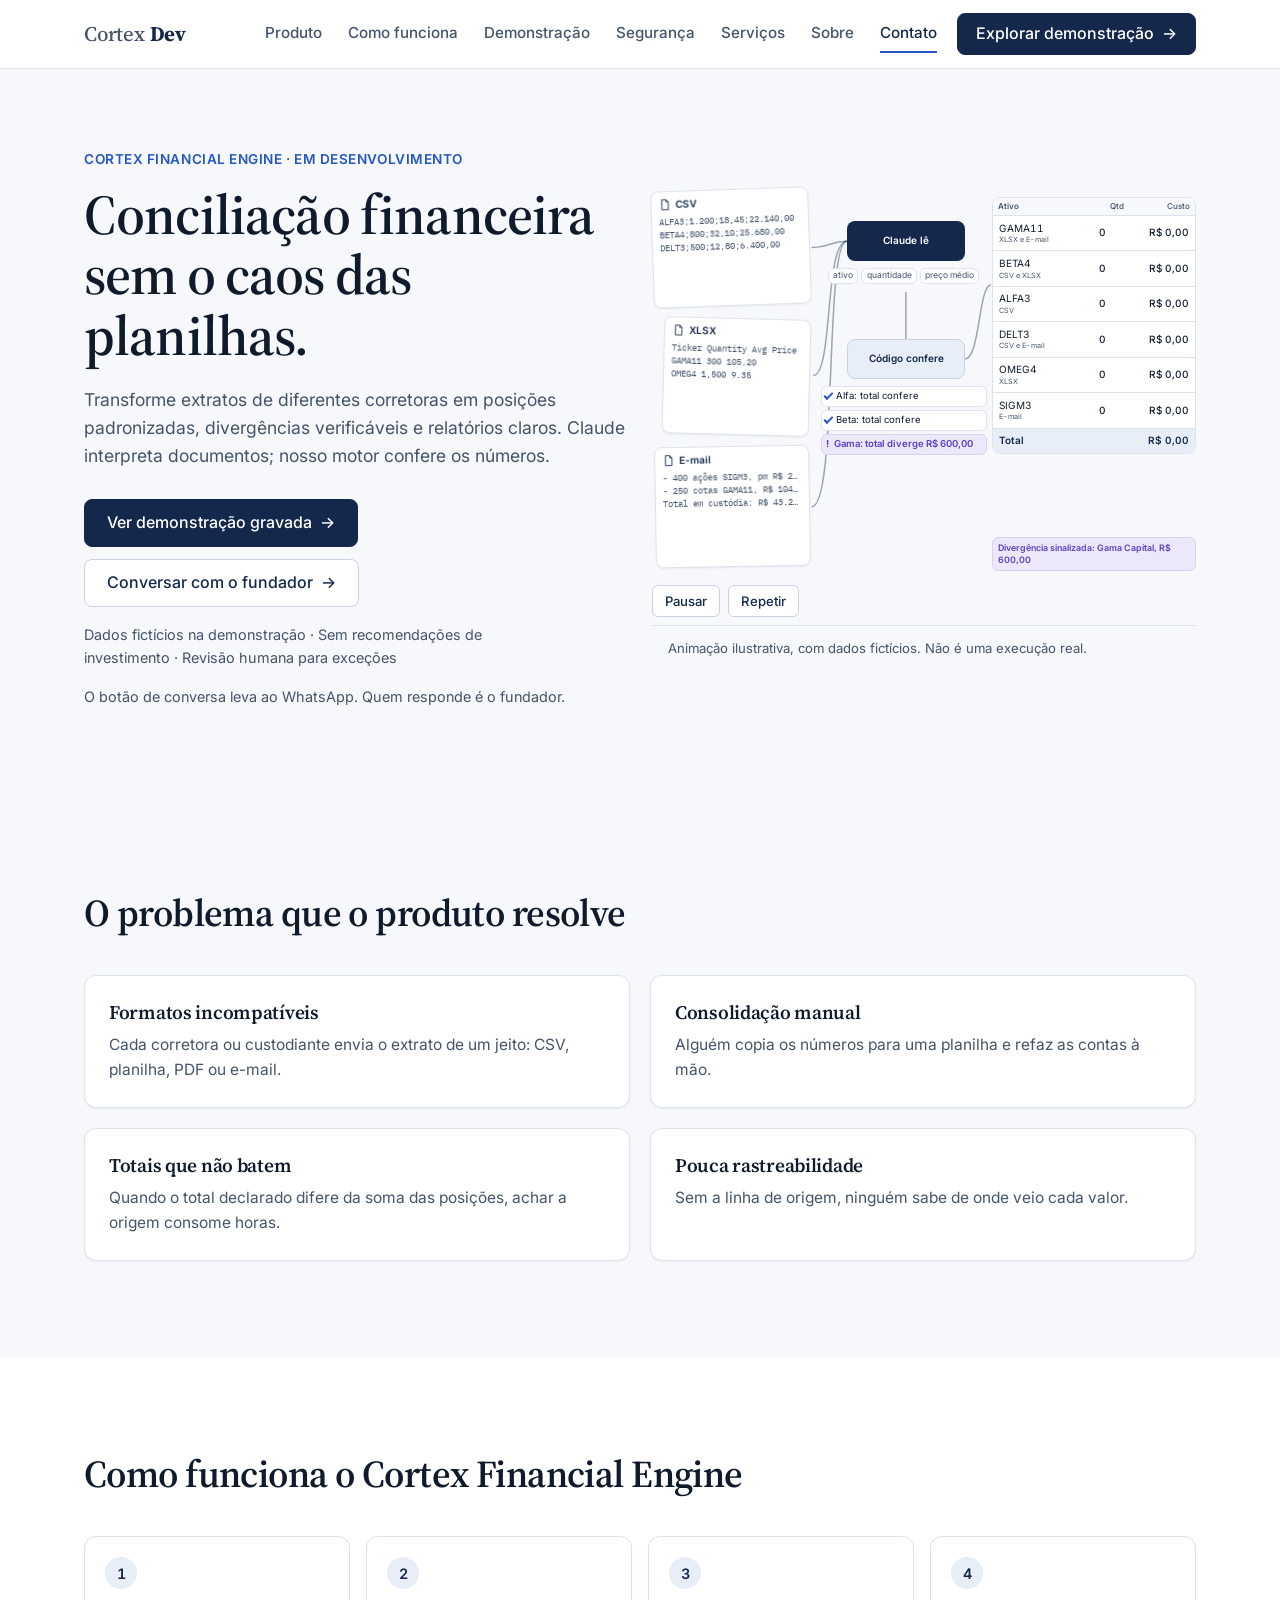
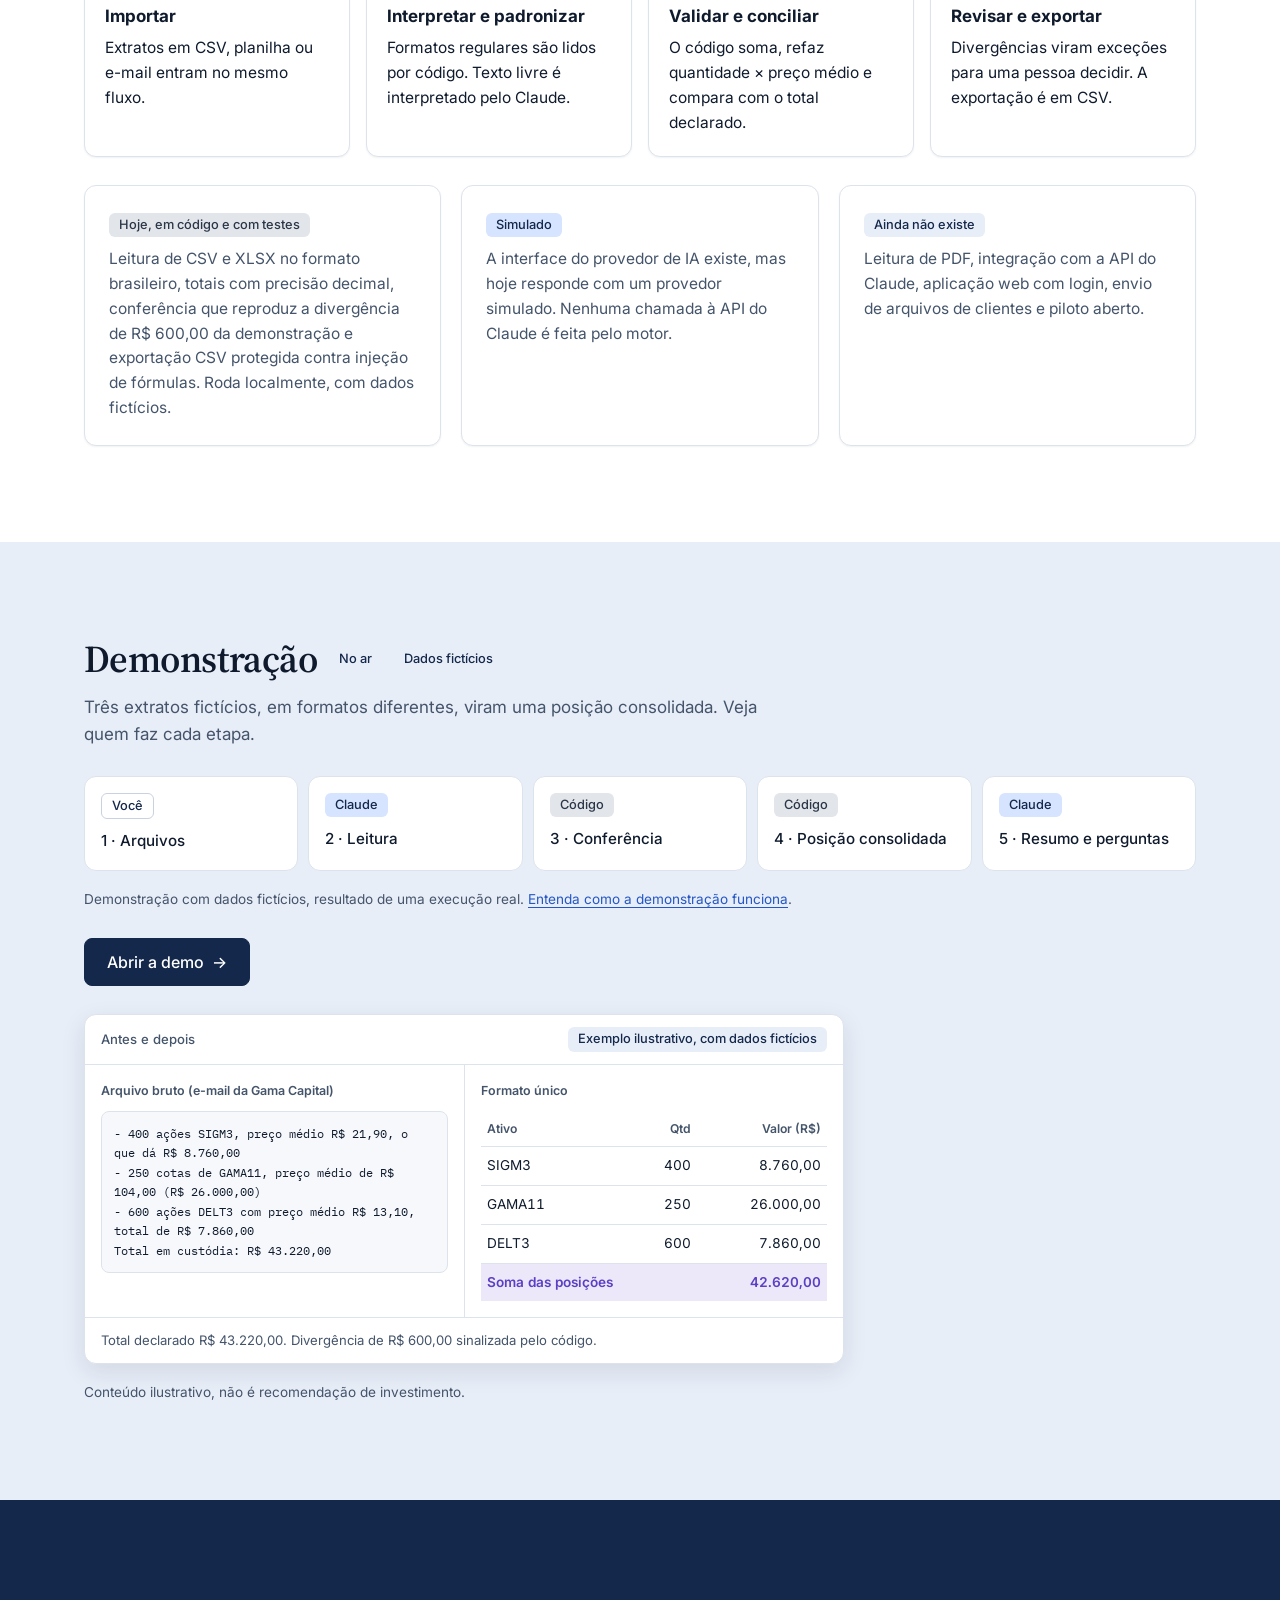
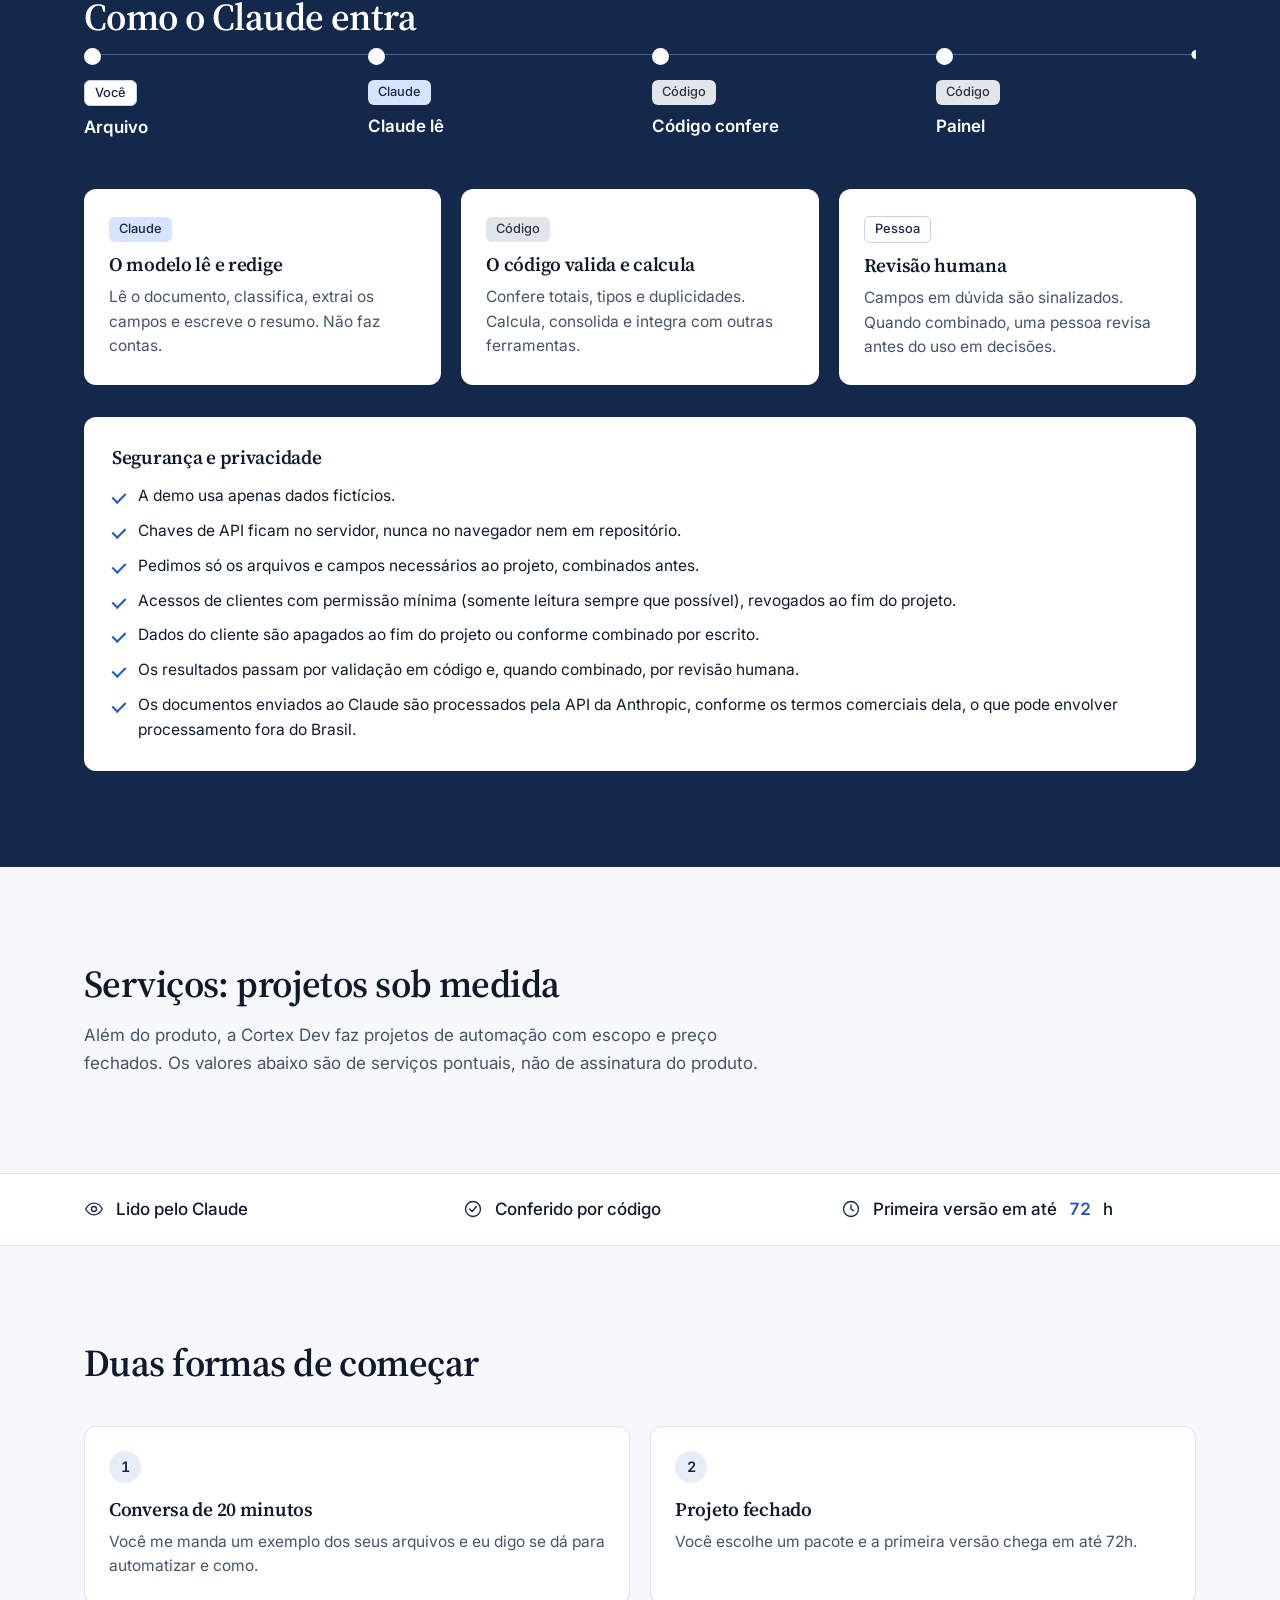
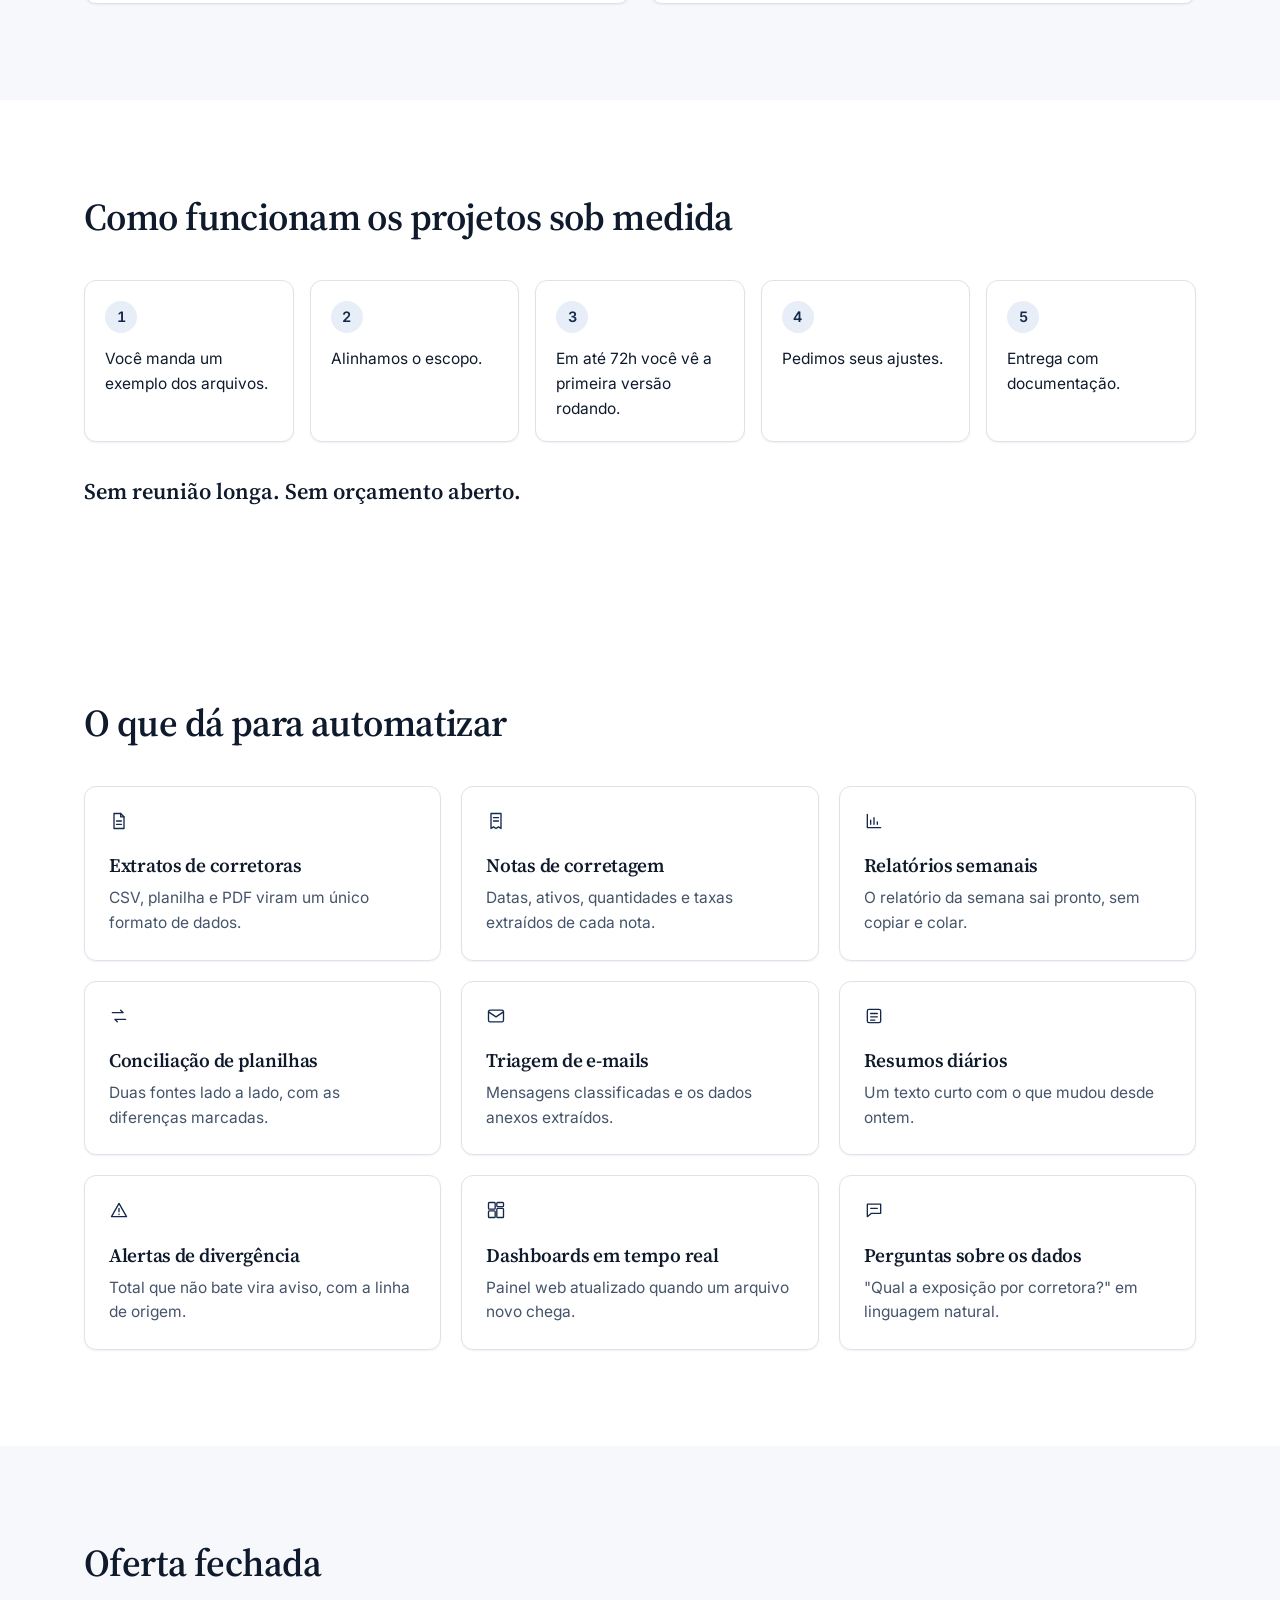
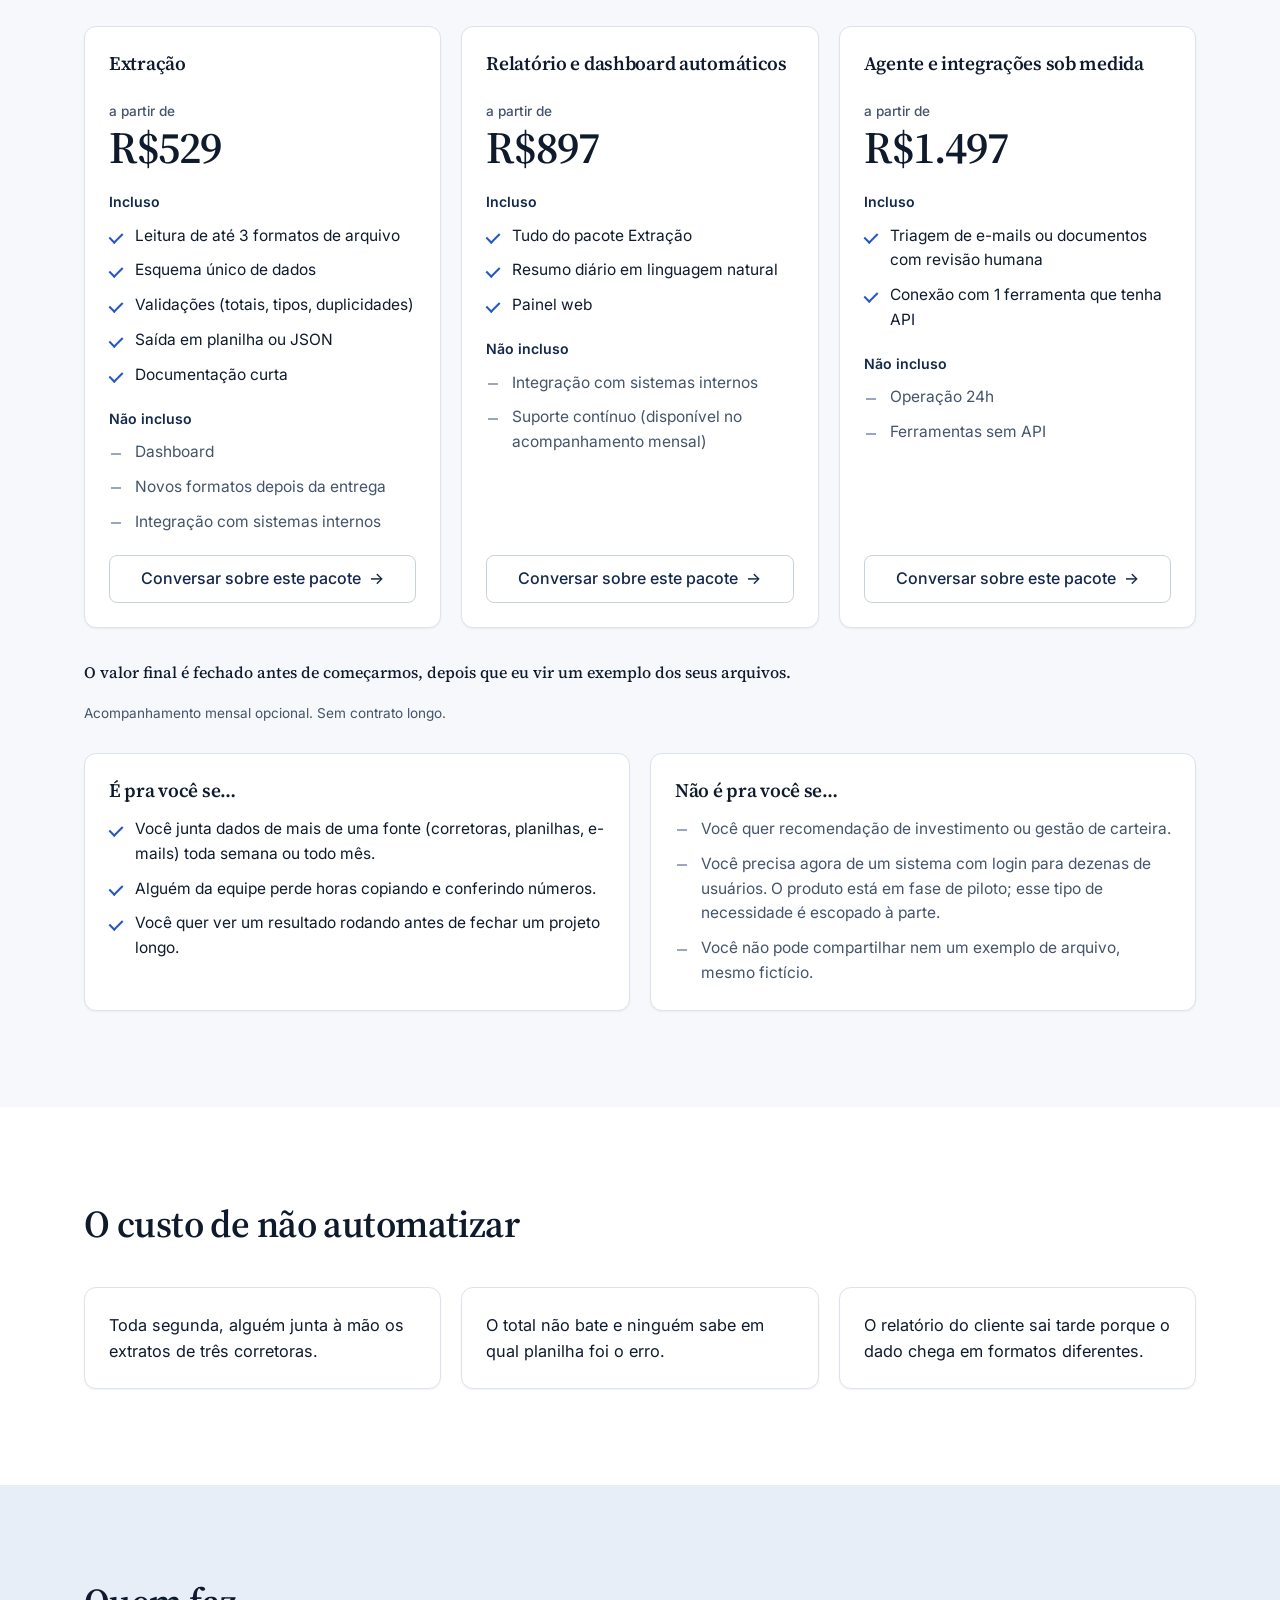
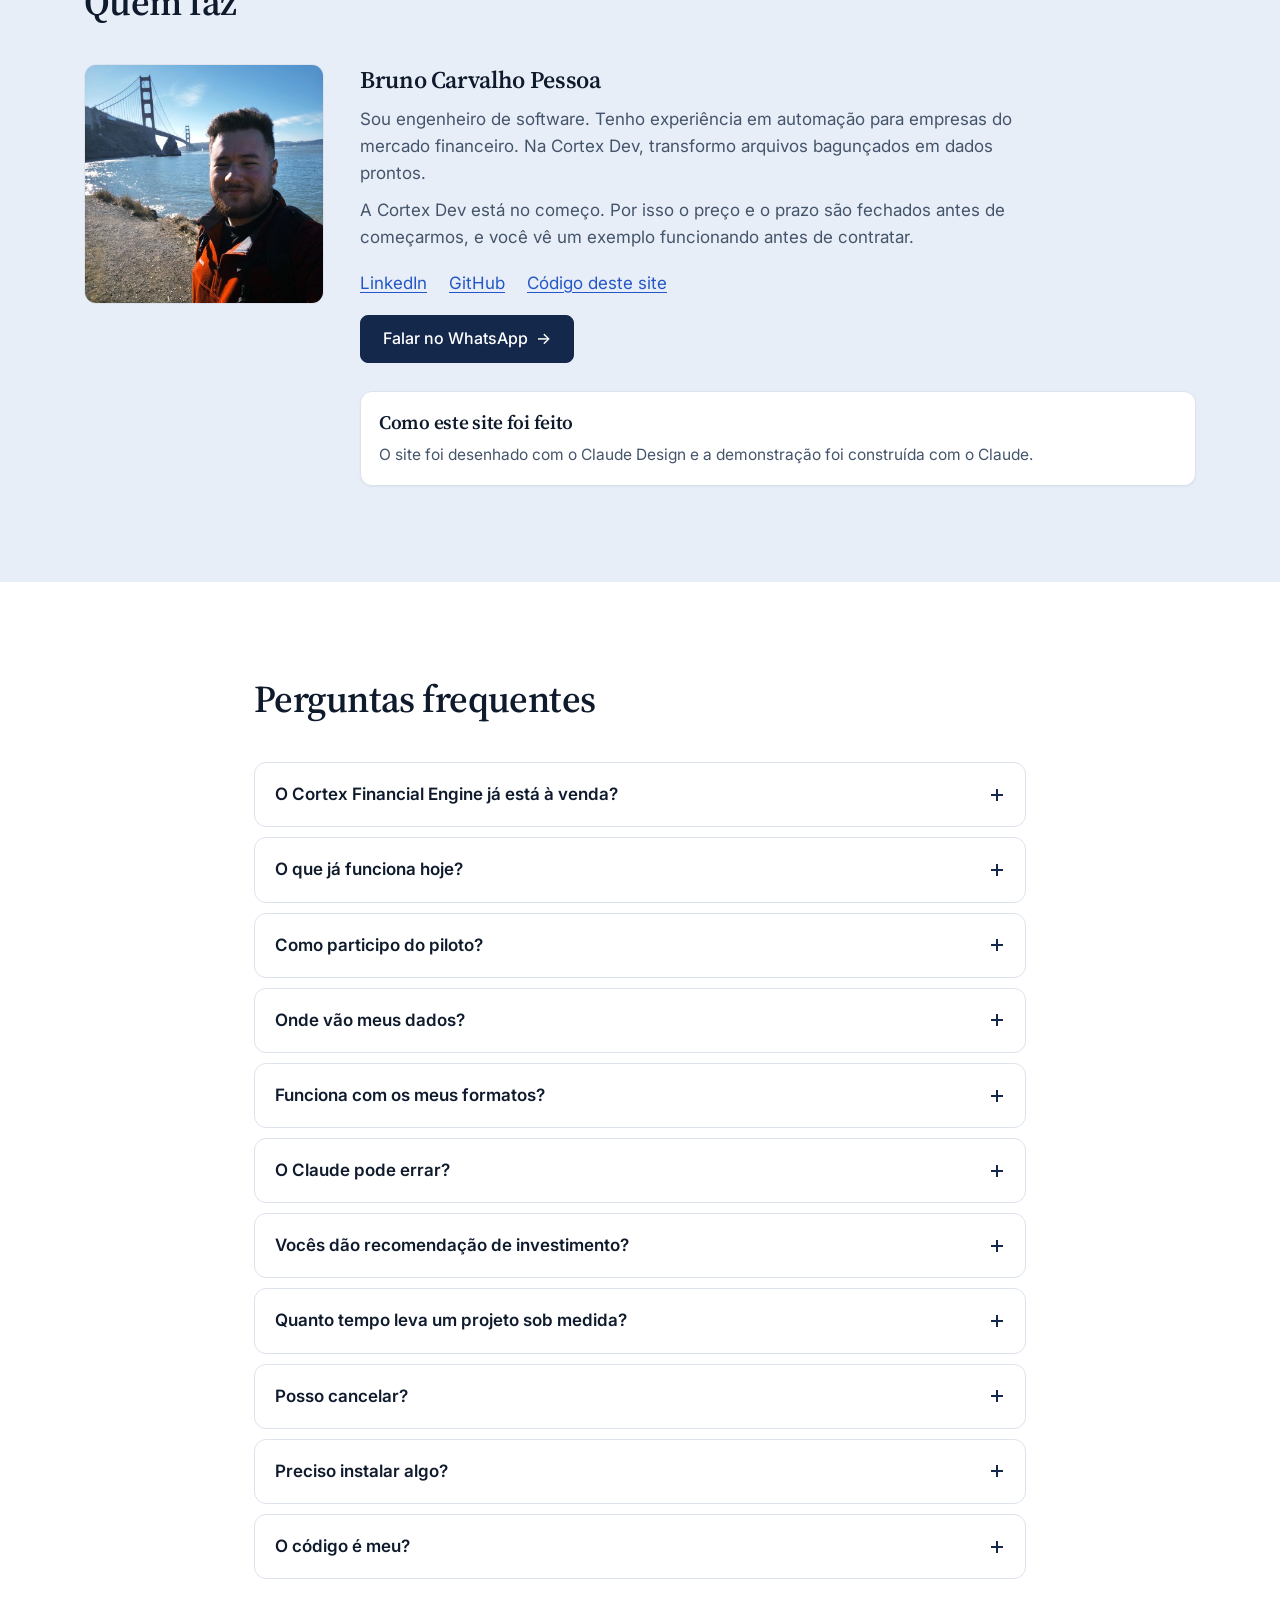
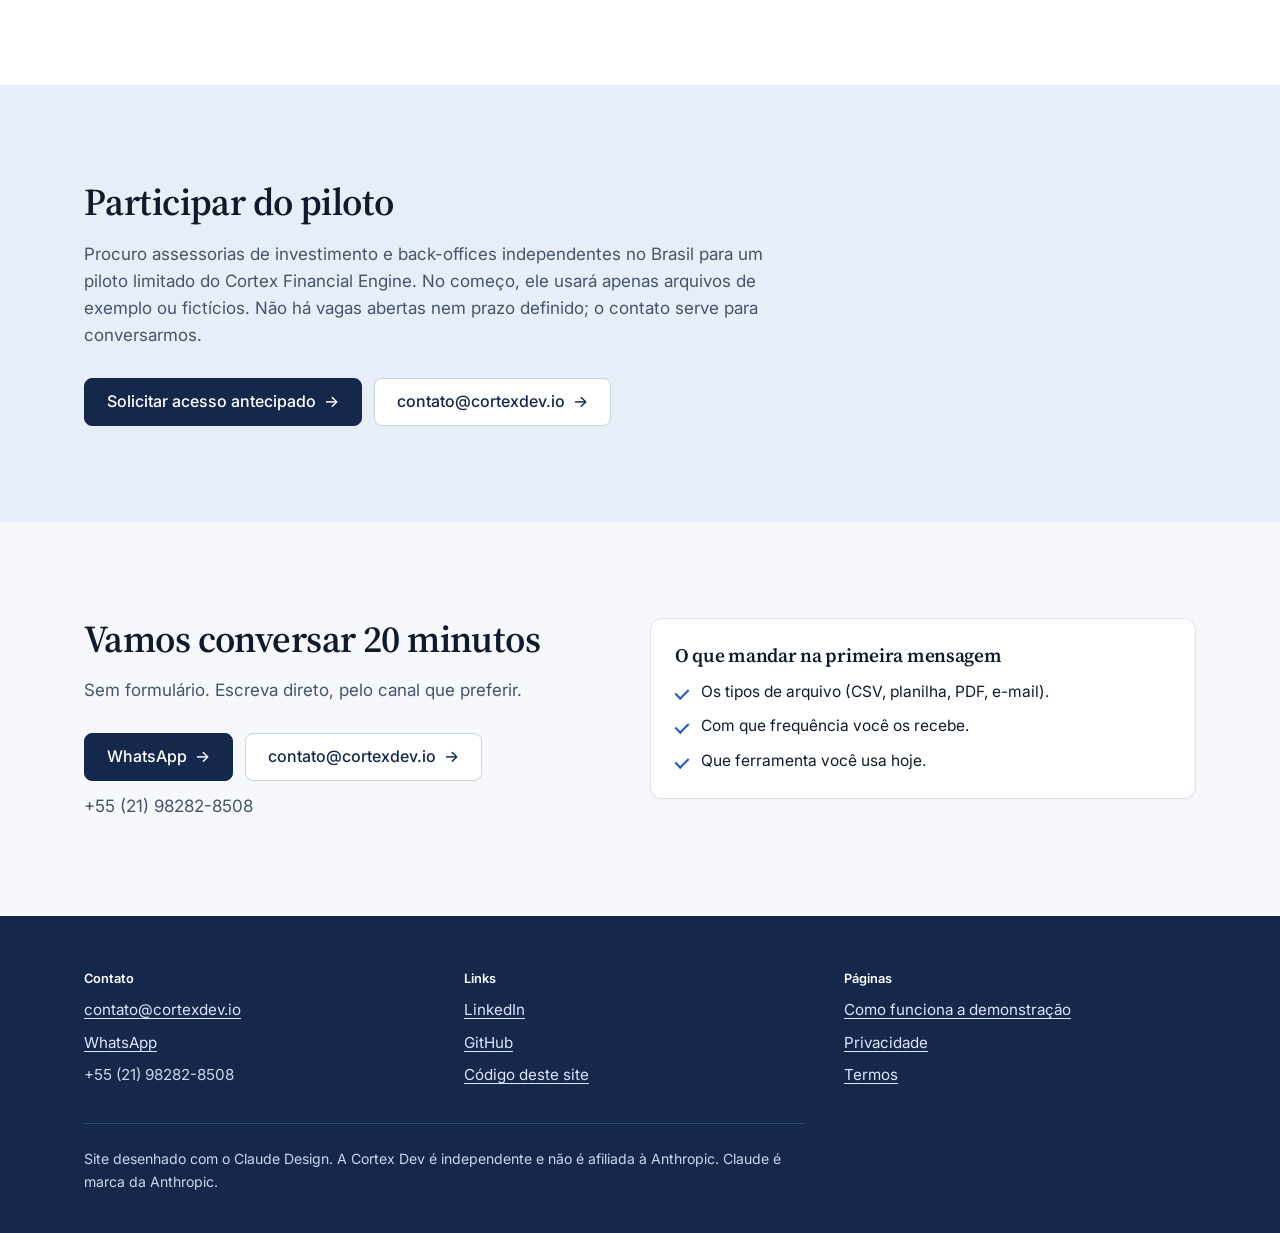
<file: index.html>
<!DOCTYPE html>
<html lang="pt-BR">
<head>
<meta charset="utf-8">
<meta name="viewport" content="width=device-width,initial-scale=1">
<title>Cortex Financial Engine · Conciliação financeira sem o caos das planilhas</title>
<meta name="description" content="Cortex Financial Engine, em desenvolvimento: extratos de diferentes corretoras viram posições padronizadas e divergências verificáveis. Claude interpreta documentos; o código confere os números. Demonstração com dados fictícios.">
<link rel="canonical" href="https://cortexdev.io/">
<link rel="icon" href="favicon.svg" type="image/svg+xml">
<meta property="og:type" content="website">
<meta property="og:site_name" content="Cortex Dev">
<meta property="og:locale" content="pt_BR">
<meta property="og:title" content="Cortex Financial Engine · Conciliação financeira sem o caos das planilhas">
<meta property="og:description" content="Extratos de diferentes corretoras viram posições padronizadas e divergências verificáveis. Em desenvolvimento, com demonstração em dados fictícios.">
<meta property="og:url" content="https://cortexdev.io/">
<meta property="og:image" content="https://cortexdev.io/assets/img/og-image.png">
<meta name="twitter:card" content="summary_large_image">
<meta name="twitter:title" content="Cortex Financial Engine · Conciliação financeira sem o caos das planilhas">
<meta name="twitter:description" content="Posições padronizadas e divergências verificáveis a partir de extratos de corretoras. Em desenvolvimento.">
<meta name="twitter:image" content="https://cortexdev.io/assets/img/og-image.png">
<meta name="color-scheme" content="light">
<script>var h=document.documentElement;h.classList.add('js');if(matchMedia('(prefers-reduced-motion: reduce)').matches)h.classList.add('rm')</script>
<link rel="preconnect" href="https://fonts.googleapis.com"><link rel="preconnect" href="https://fonts.gstatic.com" crossorigin>
<link href="https://fonts.googleapis.com/css2?family=IBM+Plex+Mono&family=Inter:wght@400;500;600&family=Source+Serif+4:wght@600&display=swap" rel="stylesheet">
<link rel="stylesheet" href="assets/css/style.css">
<link rel="stylesheet" href="assets/css/flow.css">
<script type="application/ld+json">{"@context":"https://schema.org","@type":"ProfessionalService","name":"Cortex Dev","url":"https://cortexdev.io/","description":"Cortex Dev desenvolve o Cortex Financial Engine, produto em desenvolvimento para conciliação de extratos de corretoras, e atende projetos de automação sob medida.","email":"contato@cortexdev.io","telephone":"+5521982828508","founder":{"@type":"Person","name":"Bruno Carvalho Pessoa","sameAs":["https://www.linkedin.com/in/bruno-carvalho-pessoa/","https://github.com/Cortexdev-io"]},"areaServed":"BR","availableLanguage":["pt-BR"]}</script>
</head>
<body>
<a class="skip" href="#main">Ir para o conteúdo</a>

<header class="top">
<div class="wrap bar">
<a class="logo" href="index.html">Cortex <span>Dev</span></a>
<nav class="main" aria-label="Principal">
<a href="#produto">Produto</a><a href="#como">Como funciona</a><a href="#demo">Demonstração</a><a href="#seguranca">Segurança</a><a href="#servicos">Serviços</a><a href="#quem">Sobre</a><a href="#contato">Contato</a>
</nav>

<a class="btn p hide-m" href="#demo" style="min-height:42px;padding:6px 18px">Explorar demonstração</a>
<details class="menu"><summary>Menu</summary><div>
<a href="#produto">Produto</a><a href="#como">Como funciona</a><a href="#demo">Demonstração</a><a href="#seguranca">Segurança</a><a href="#servicos">Serviços</a><a href="#quem">Sobre</a><a href="#contato">Contato</a>
<a href="https://wa.me/5521982828508?text=Ol%C3%A1%2C%20Bruno!%20Quero%20conversar%2020%20minutos%20sobre%20automatizar%20meus%20arquivos%20e%20relat%C3%B3rios." style="font-weight:600" target="_blank" rel="noopener noreferrer">Agendar conversa</a>
</div></details>
</div>
</header>

<main id="main">

<section class="hero s-b"><div class="wrap hero-g">
<div>
<p class="eyebrow">Cortex Financial Engine · Em desenvolvimento</p>
<h1>Conciliação financeira sem o caos das <em>planilhas.</em></h1>
<p class="lead">Transforme extratos de diferentes corretoras em posições padronizadas, divergências verificáveis e relatórios claros. Claude interpreta documentos; nosso motor confere os números.</p>
<div class="btns">
<a class="btn p" data-demo="on" target="_blank" rel="noopener" href="demo/resultado/index.html" hidden>Ver demonstração gravada</a>
<a class="btn p" data-demo="off" href="#como">Ver como funciona</a>
<a class="btn s" href="https://wa.me/5521982828508?text=Ol%C3%A1%2C%20Bruno!%20Quero%20conversar%2020%20minutos%20sobre%20automatizar%20meus%20arquivos%20e%20relat%C3%B3rios." target="_blank" rel="noopener noreferrer">Conversar com o fundador</a>
</div>
<p class="micro">Dados fictícios na demonstração · Sem recomendações de investimento · Revisão humana para exceções</p>
<p class="micro">O botão de conversa leva ao WhatsApp. Quem responde é o fundador.</p>
</div>
<figure class="flow-fig">
<div class="fx" role="img" aria-label="Três arquivos em formatos diferentes entram, o Claude lê, o código confere os totais e sai uma tabela padronizada com custo total de R$ 149.025,00 e uma divergência de R$ 600,00 na Gama Capital."><div class="fxi" aria-hidden="true">
<svg class="tr-h" viewBox="0 0 600 430" preserveAspectRatio="none" focusable="false"><path class="tr t1" pathLength="1" d="M176 69 C196 69 196 62 215 62"/><path class="tr t2" pathLength="1" d="M178 210 C200 210 190 62 215 62"/><path class="tr t3" pathLength="1" d="M176 355 C205 355 190 62 215 62"/><path class="tr t4" pathLength="1" d="M280 118 L280 170"/><path class="tr t5" pathLength="1" d="M345 192 C362 192 360 110 374 110"/><rect class="pkt k1" width="10" height="3" rx="1.5" style="offset-path:path('M176 69 C196 69 196 62 215 62')"/><rect class="pkt k2" width="10" height="3" rx="1.5" style="offset-path:path('M178 210 C200 210 190 62 215 62')"/><rect class="pkt k3" width="10" height="3" rx="1.5" style="offset-path:path('M176 355 C205 355 190 62 215 62')"/></svg><svg class="tr-v" viewBox="0 0 360 800" preserveAspectRatio="none" focusable="false"><path class="tr t1" pathLength="1" d="M57 128 C57 150 180 150 180 176"/><path class="tr t2" pathLength="1" d="M180 128 L180 176"/><path class="tr t3" pathLength="1" d="M303 128 C303 150 180 150 180 176"/><path class="tr t4" pathLength="1" d="M180 278 L180 312"/><path class="tr t5" pathLength="1" d="M180 452 L180 472"/><rect class="pkt k1" width="10" height="3" rx="1.5" style="offset-path:path('M57 128 C57 150 180 150 180 176')"/><rect class="pkt k2" width="10" height="3" rx="1.5" style="offset-path:path('M180 128 L180 176')"/><rect class="pkt k3" width="10" height="3" rx="1.5" style="offset-path:path('M303 128 C303 150 180 150 180 176')"/></svg>
<div class="fc c1" style="--r:-2deg"><div class="fcb"><div class="fh"><svg class="fi" viewBox="0 0 24 24" focusable="false"><path d="M6 3h8l4 4v14H6z"/><path d="M14 3v4h4"/></svg>CSV</div><div class="cl">ALFA3;1.200;18,45;22.140,00</div><div class="cl">BETA4;800;32,10;25.680,00</div><div class="cl">DELT3;500;12,80;6.400,00</div></div></div><div class="fc c2" style="--r:1.5deg"><div class="fcb"><div class="fh"><svg class="fi" viewBox="0 0 24 24" focusable="false"><path d="M6 3h8l4 4v14H6z"/><path d="M14 3v4h4"/></svg>XLSX</div><div class="cl">Ticker  Quantity  Avg Price</div><div class="cl">GAMA11  300  105.20</div><div class="cl">OMEG4  1,500  9.35</div></div></div><div class="fc c3" style="--r:-1deg"><div class="fcb"><div class="fh"><svg class="fi" viewBox="0 0 24 24" focusable="false"><path d="M6 3h8l4 4v14H6z"/><path d="M14 3v4h4"/></svg>E-mail</div><div class="cl">- 400 ações SIGM3, pm R$ 21,90</div><div class="cl">- 250 cotas GAMA11, R$ 104,00</div><div class="cl">Total em custódia: R$ 43.220,00</div></div></div>
<div class="nd n1"><i class="sc"></i><span>Claude lê</span></div>
<div class="chips"><span class="chip">ativo</span><span class="chip">quantidade</span><span class="chip">preço médio</span></div>
<div class="nd n2"><span>Código confere</span></div>
<div class="chks"><div class="ck">Alfa: total confere</div><div class="ck">Beta: total confere</div><div class="ck dv">Gama: total diverge R$ 600,00</div></div>
<div class="tab"><div class="row hd"><span>Ativo</span><b>Qtd</b><b>Custo</b></div><div class="row" style="--i:0"><span class="t">GAMA11<small>XLSX e E-mail</small></span><b data-v="550" data-d="0" data-s="4600">550</b><b data-v="57560" data-d="2" data-s="4600" data-p="R$ ">R$ 57.560,00</b></div><div class="row" style="--i:1"><span class="t">BETA4<small>CSV e XLSX</small></span><b data-v="1000" data-d="0" data-s="4720">1.000</b><b data-v="32280" data-d="2" data-s="4720" data-p="R$ ">R$ 32.280,00</b></div><div class="row" style="--i:2"><span class="t">ALFA3<small>CSV</small></span><b data-v="1200" data-d="0" data-s="4840">1.200</b><b data-v="22140" data-d="2" data-s="4840" data-p="R$ ">R$ 22.140,00</b></div><div class="row" style="--i:3"><span class="t">DELT3<small>CSV e E-mail</small></span><b data-v="1100" data-d="0" data-s="4960">1.100</b><b data-v="14260" data-d="2" data-s="4960" data-p="R$ ">R$ 14.260,00</b></div><div class="row" style="--i:4"><span class="t">OMEG4<small>XLSX</small></span><b data-v="1500" data-d="0" data-s="5080">1.500</b><b data-v="14025" data-d="2" data-s="5080" data-p="R$ ">R$ 14.025,00</b></div><div class="row" style="--i:5"><span class="t">SIGM3<small>E-mail</small></span><b data-v="400" data-d="0" data-s="5200">400</b><b data-v="8760" data-d="2" data-s="5200" data-p="R$ ">R$ 8.760,00</b></div><div class="row tot" style="--i:6"><span class="t">Total</span><b></b><b data-v="149025" data-d="2" data-s="5320" data-p="R$ ">R$ 149.025,00</b></div></div>
<div class="bdg">Divergência sinalizada: Gama Capital, R$ 600,00</div>
</div></div>
<div class="fl-ctl" hidden><button type="button" data-a="pause">Pausar</button><button type="button" data-a="replay">Repetir</button></div>
<figcaption>Animação ilustrativa, com dados fictícios. Não é uma execução real.</figcaption>
</figure>
</div></section>

<section class="s-b" id="produto"><div class="wrap">
<h2 class="sec-h">O problema que o produto resolve</h2>
<div class="grid g2">
<div class="card"><h3>Formatos incompatíveis</h3><p>Cada corretora ou custodiante envia o extrato de um jeito: CSV, planilha, PDF ou e-mail.</p></div>
<div class="card"><h3>Consolidação manual</h3><p>Alguém copia os números para uma planilha e refaz as contas à mão.</p></div>
<div class="card"><h3>Totais que não batem</h3><p>Quando o total declarado difere da soma das posições, achar a origem consome horas.</p></div>
<div class="card"><h3>Pouca rastreabilidade</h3><p>Sem a linha de origem, ninguém sabe de onde veio cada valor.</p></div>
</div></div></section>

<section class="s-w" id="como"><div class="wrap">
<h2 class="sec-h">Como funciona o Cortex Financial Engine</h2>
<ol class="steps prod">
<li><span class="num">1</span><strong>Importar</strong><p>Extratos em CSV, planilha ou e-mail entram no mesmo fluxo.</p></li>
<li><span class="num">2</span><strong>Interpretar e padronizar</strong><p>Formatos regulares são lidos por código. Texto livre é interpretado pelo Claude.</p></li>
<li><span class="num">3</span><strong>Validar e conciliar</strong><p>O código soma, refaz quantidade × preço médio e compara com o total declarado.</p></li>
<li><span class="num">4</span><strong>Revisar e exportar</strong><p>Divergências viram exceções para uma pessoa decidir. A exportação é em CSV.</p></li>
</ol>
<div class="grid g3 mt">
<div class="card"><span class="b cd" style="margin-bottom:10px">Hoje, em código e com testes</span><p>Leitura de CSV e XLSX no formato brasileiro, totais com precisão decimal, conferência que reproduz a divergência de R$ 600,00 da demonstração e exportação CSV protegida contra injeção de fórmulas. Roda localmente, com dados fictícios.</p></div>
<div class="card"><span class="b cl" style="margin-bottom:10px">Simulado</span><p>A interface do provedor de IA existe, mas hoje responde com um provedor simulado. Nenhuma chamada à API do Claude é feita pelo motor.</p></div>
<div class="card"><span class="b" style="margin-bottom:10px">Ainda não existe</span><p>Leitura de PDF, integração com a API do Claude, aplicação web com login, envio de arquivos de clientes e piloto aberto.</p></div>
</div></div></section>

<section class="s-t" id="demo"><div class="wrap">
<div class="demo-top">
<h2>Demonstração</h2>
<span class="b" data-demo="off">Em desenvolvimento</span>
<span class="b" data-demo="on" hidden>No ar</span>
<span class="b">Dados fictícios</span>
</div>
<p class="lead" style="margin-top:0">Três extratos fictícios, em formatos diferentes, viram uma posição consolidada. Veja quem faz cada etapa.</p>
<ol class="flow">
<li><span class="b vc">Você</span>1 · Arquivos</li>
<li><span class="b cl">Claude</span>2 · Leitura</li>
<li><span class="b cd">Código</span>3 · Conferência</li>
<li><span class="b cd">Código</span>4 · Posição consolidada</li>
<li><span class="b cl">Claude</span>5 · Resumo e perguntas</li>
</ol>
<p class="disc">Demonstração com dados fictícios, resultado de uma execução real. <a href="demo/index.html">Entenda como a demonstração funciona</a>.</p>

<div class="btns mt" data-demo="on" hidden><a class="btn p" target="_blank" rel="noopener" href="demo/resultado/index.html">Abrir a demo</a></div>
<figure class="frame mt" data-imagem="on" hidden style="max-width:760px"><img data-demo-img alt="Captura da demonstração, com dados fictícios"><figcaption class="note">Captura da demonstração, com dados fictícios.</figcaption></figure>
<figure class="frame mt" data-imagem="off" style="max-width:760px"><div class="mock-h"><span>Antes e depois</span><span class="b" data-demo="off">Conceito de interface</span><span class="b" data-demo="on" hidden>Exemplo ilustrativo, com dados fictícios</span></div><div class="ba">
<div><span class="cap">Arquivo bruto (e-mail da Gama Capital)</span><pre>- 400 ações SIGM3, preço médio R$ 21,90, o que dá R$ 8.760,00
- 250 cotas de GAMA11, preço médio de R$ 104,00 (R$ 26.000,00)
- 600 ações DELT3 com preço médio R$ 13,10, total de R$ 7.860,00
Total em custódia: R$ 43.220,00</pre></div>
<div><span class="cap">Formato único</span><table><thead><tr><th>Ativo</th><th class="n">Qtd</th><th class="n">Valor (R$)</th></tr></thead><tbody>
<tr><td>SIGM3</td><td class="n">400</td><td class="n">8.760,00</td></tr><tr><td>GAMA11</td><td class="n">250</td><td class="n">26.000,00</td></tr><tr><td>DELT3</td><td class="n">600</td><td class="n">7.860,00</td></tr>
<tr class="div"><td colspan="2">Soma das posições</td><td class="n">42.620,00</td></tr></tbody></table></div></div>
<div class="note">Total declarado R$ 43.220,00. Divergência de R$ 600,00 sinalizada pelo código.</div></figure>
<p class="disc">Conteúdo ilustrativo, não é recomendação de investimento.</p>
</div></section>

<section class="s-d" id="claude"><div class="wrap">
<h2>Como o Claude entra</h2>
<ol class="dflow" aria-label="Fluxo em quatro etapas">
<li style="--i:0"><span class="b vc">Você</span><strong>Arquivo</strong></li>
<li style="--i:1"><span class="b cl">Claude</span><strong>Claude lê</strong></li>
<li style="--i:2"><span class="b cd">Código</span><strong>Código confere</strong></li>
<li style="--i:3"><span class="b cd">Código</span><strong>Painel</strong></li></ol>
<div class="grid g3">
<div class="card"><span class="b cl" style="margin-bottom:10px">Claude</span><h3>O modelo lê e redige</h3><p>Lê o documento, classifica, extrai os campos e escreve o resumo. Não faz contas.</p></div>
<div class="card"><span class="b cd" style="margin-bottom:10px">Código</span><h3>O código valida e calcula</h3><p>Confere totais, tipos e duplicidades. Calcula, consolida e integra com outras ferramentas.</p></div>
<div class="card"><span class="b vc" style="margin-bottom:10px">Pessoa</span><h3>Revisão humana</h3><p>Campos em dúvida são sinalizados. Quando combinado, uma pessoa revisa antes do uso em decisões.</p></div>
</div>
<div class="sec-box" id="seguranca">
<h3 style="margin-bottom:14px">Segurança e privacidade</h3>
<ul class="chk sec">
<li>A demo usa apenas dados fictícios.</li>
<li>Chaves de API ficam no servidor, nunca no navegador nem em repositório.</li>
<li>Pedimos só os arquivos e campos necessários ao projeto, combinados antes.</li>
<li>Acessos de clientes com permissão mínima (somente leitura sempre que possível), revogados ao fim do projeto.</li>
<li>Dados do cliente são apagados ao fim do projeto ou conforme combinado por escrito.</li>
<li>Os resultados passam por validação em código e, quando combinado, por revisão humana.</li>
<li>Os documentos enviados ao Claude são processados pela API da Anthropic, conforme os termos comerciais dela, o que pode envolver processamento fora do Brasil.</li>
</ul></div>
</div></section>


<section class="s-b" id="servicos"><div class="wrap">
<h2>Serviços: projetos sob medida</h2>
<p class="lead">Além do produto, a Cortex Dev faz projetos de automação com escopo e preço fechados. Os valores abaixo são de serviços pontuais, não de assinatura do produto.</p>
</div></section>

<section class="strip s-w" aria-label="Resumo"><div class="wrap"><ul>
<li><svg class="ic" viewBox="0 0 24 24" aria-hidden="true"><path d="M2 12s4-7 10-7 10 7 10 7-4 7-10 7S2 12 2 12z"/><circle cx="12" cy="12" r="3"/></svg>Lido pelo Claude</li><li><svg class="ic" viewBox="0 0 24 24" aria-hidden="true"><circle cx="12" cy="12" r="9"/><path d="m8 12 3 3 5-6"/></svg>Conferido por código</li><li><svg class="ic" viewBox="0 0 24 24" aria-hidden="true"><circle cx="12" cy="12" r="9"/><path d="M12 7v5l3 2"/></svg>Primeira versão em até <span data-count="72">72</span>h</li></ul></div></section>

<section class="s-b" id="comecar"><div class="wrap">
<h2 class="sec-h">Duas formas de começar</h2>
<div class="grid g2">
<div class="card"><span class="num">1</span><h3>Conversa de 20 minutos</h3><p>Você me manda um exemplo dos seus arquivos e eu digo se dá para automatizar e como.</p></div>
<div class="card"><span class="num">2</span><h3>Projeto fechado</h3><p>Você escolhe um pacote e a primeira versão chega em até 72h.</p></div>
</div></div></section>

<section class="s-w" id="como-projetos"><div class="wrap">
<h2 class="sec-h">Como funcionam os projetos sob medida</h2>
<ol class="steps">
<li><span class="num">1</span><p>Você manda um exemplo dos arquivos.</p></li>
<li><span class="num">2</span><p>Alinhamos o escopo.</p></li>
<li><span class="num">3</span><p>Em até 72h você vê a primeira versão rodando.</p></li>
<li><span class="num">4</span><p>Pedimos seus ajustes.</p></li>
<li><span class="num">5</span><p>Entrega com documentação.</p></li>
</ol>
<p class="closer">Sem reunião longa. Sem orçamento aberto.</p>
</div></section>

<section class="s-w" id="automatizar"><div class="wrap">
<h2 class="sec-h">O que dá para automatizar</h2>
<div class="grid g3">
<div class="card"><svg class="ic" viewBox="0 0 24 24" aria-hidden="true"><path d="M6 3h8l4 4v14H6z"/><path d="M14 3v4h4M9 12h6M9 16h6"/></svg><h3>Extratos de corretoras</h3><p>CSV, planilha e PDF viram um único formato de dados.</p></div>
<div class="card"><svg class="ic" viewBox="0 0 24 24" aria-hidden="true"><path d="M6 3h12v18l-3-2-3 2-3-2-3 2z"/><path d="M9 8h6M9 12h6"/></svg><h3>Notas de corretagem</h3><p>Datas, ativos, quantidades e taxas extraídos de cada nota.</p></div>
<div class="card"><svg class="ic" viewBox="0 0 24 24" aria-hidden="true"><path d="M4 20V4M4 20h16M8 16v-5M12 16V8M16 16v-3"/></svg><h3>Relatórios semanais</h3><p>O relatório da semana sai pronto, sem copiar e colar.</p></div>
<div class="card"><svg class="ic" viewBox="0 0 24 24" aria-hidden="true"><path d="M4 8h13l-3-3M20 16H7l3 3"/></svg><h3>Conciliação de planilhas</h3><p>Duas fontes lado a lado, com as diferenças marcadas.</p></div>
<div class="card"><svg class="ic" viewBox="0 0 24 24" aria-hidden="true"><rect x="3" y="5" width="18" height="14" rx="2"/><path d="m3 7 9 6 9-6"/></svg><h3>Triagem de e-mails</h3><p>Mensagens classificadas e os dados anexos extraídos.</p></div>
<div class="card"><svg class="ic" viewBox="0 0 24 24" aria-hidden="true"><rect x="4" y="4" width="16" height="16" rx="2"/><path d="M8 9h8M8 13h8M8 17h5"/></svg><h3>Resumos diários</h3><p>Um texto curto com o que mudou desde ontem.</p></div>
<div class="card"><svg class="ic" viewBox="0 0 24 24" aria-hidden="true"><path d="M12 4 3 20h18z"/><path d="M12 10v4M12 17v.5"/></svg><h3>Alertas de divergência</h3><p>Total que não bate vira aviso, com a linha de origem.</p></div>
<div class="card"><svg class="ic" viewBox="0 0 24 24" aria-hidden="true"><rect x="3" y="3" width="8" height="8" rx="1"/><rect x="13" y="3" width="8" height="5" rx="1"/><rect x="13" y="10" width="8" height="11" rx="1"/><rect x="3" y="13" width="8" height="8" rx="1"/></svg><h3>Dashboards em tempo real</h3><p>Painel web atualizado quando um arquivo novo chega.</p></div>
<div class="card"><svg class="ic" viewBox="0 0 24 24" aria-hidden="true"><path d="M4 5h16v11H9l-5 4z"/><path d="M8 10h8"/></svg><h3>Perguntas sobre os dados</h3><p>"Qual a exposição por corretora?" em linguagem natural.</p></div>
</div></div></section>


<section class="s-b" id="oferta"><div class="wrap">
<h2 class="sec-h">Oferta fechada</h2>
<div class="grid g3">
<div class="card pk"><h3>Extração</h3><div class="price"><small>a partir de</small>R$529</div>
<div><h4>Incluso</h4><ul class="chk"><li>Leitura de até <span data-count="3">3</span> formatos de arquivo</li><li>Esquema único de dados</li><li>Validações (totais, tipos, duplicidades)</li><li>Saída em planilha ou JSON</li><li>Documentação curta</li></ul></div>
<div><h4>Não incluso</h4><ul class="chk no"><li>Dashboard</li><li>Novos formatos depois da entrega</li><li>Integração com sistemas internos</li></ul></div><a class="btn s" href="https://wa.me/5521982828508?text=Ol%C3%A1%2C%20Bruno!%20Quero%20conversar%2020%20minutos%20sobre%20automatizar%20meus%20arquivos%20e%20relat%C3%B3rios." target="_blank" rel="noopener noreferrer">Conversar sobre este pacote</a></div>
<div class="card pk"><h3>Relatório e dashboard automáticos</h3><div class="price"><small>a partir de</small>R$897</div>
<div><h4>Incluso</h4><ul class="chk"><li>Tudo do pacote Extração</li><li>Resumo diário em linguagem natural</li><li>Painel web</li></ul></div>
<div><h4>Não incluso</h4><ul class="chk no"><li>Integração com sistemas internos</li><li>Suporte contínuo (disponível no acompanhamento mensal)</li></ul></div><a class="btn s" href="https://wa.me/5521982828508?text=Ol%C3%A1%2C%20Bruno!%20Quero%20conversar%2020%20minutos%20sobre%20automatizar%20meus%20arquivos%20e%20relat%C3%B3rios." target="_blank" rel="noopener noreferrer">Conversar sobre este pacote</a></div>
<div class="card pk"><h3>Agente e integrações sob medida</h3><div class="price"><small>a partir de</small>R$1.497</div>
<div><h4>Incluso</h4><ul class="chk"><li>Triagem de e-mails ou documentos com revisão humana</li><li>Conexão com 1 ferramenta que tenha API</li></ul></div>
<div><h4>Não incluso</h4><ul class="chk no"><li>Operação 24h</li><li>Ferramentas sem API</li></ul></div><a class="btn s" href="https://wa.me/5521982828508?text=Ol%C3%A1%2C%20Bruno!%20Quero%20conversar%2020%20minutos%20sobre%20automatizar%20meus%20arquivos%20e%20relat%C3%B3rios." target="_blank" rel="noopener noreferrer">Conversar sobre este pacote</a></div>
</div>
<p class="closer" style="font-size:1rem;font-weight:500">O valor final é fechado antes de começarmos, depois que eu vir um exemplo dos seus arquivos.</p>
<p class="disc">Acompanhamento mensal opcional. Sem contrato longo.</p>
<div class="grid g2 mt">
<div class="card"><h3 style="margin-bottom:14px">É pra você se…</h3><ul class="chk"><li>Você junta dados de mais de uma fonte (corretoras, planilhas, e-mails) toda semana ou todo mês.</li><li>Alguém da equipe perde horas copiando e conferindo números.</li><li>Você quer ver um resultado rodando antes de fechar um projeto longo.</li></ul></div>
<div class="card"><h3 style="margin-bottom:14px">Não é pra você se…</h3><ul class="chk no"><li>Você quer recomendação de investimento ou gestão de carteira.</li><li>Você precisa agora de um sistema com login para dezenas de usuários. O produto está em fase de piloto; esse tipo de necessidade é escopado à parte.</li><li>Você não pode compartilhar nem um exemplo de arquivo, mesmo fictício.</li></ul></div>
</div></div></section>

<section class="s-w"><div class="wrap">
<h2 class="sec-h">O custo de não automatizar</h2>
<div class="grid g3">
<div class="card"><p style="color:var(--tx);font-size:1.02rem">Toda segunda, alguém junta à mão os extratos de três corretoras.</p></div>
<div class="card"><p style="color:var(--tx);font-size:1.02rem">O total não bate e ninguém sabe em qual planilha foi o erro.</p></div>
<div class="card"><p style="color:var(--tx);font-size:1.02rem">O relatório do cliente sai tarde porque o dado chega em formatos diferentes.</p></div>
</div></div></section>

<section class="s-t" id="quem"><div class="wrap">
<h2 class="sec-h">Quem faz</h2>
<div class="who ph" id="who">
<img src="assets/img/fundador.jpg" alt="Bruno Carvalho Pessoa" width="240" height="240" onerror="this.remove();document.getElementById('who').classList.remove('ph')">
<div>
<h3 style="font-size:1.5rem">Bruno Carvalho Pessoa</h3>
<p class="lead" style="margin-top:10px">Sou engenheiro de software. Tenho experiência em automação para empresas do mercado financeiro. Na Cortex Dev, transformo arquivos bagunçados em dados prontos.</p>
<p class="lead" style="margin-top:10px">A Cortex Dev está no começo. Por isso o preço e o prazo são fechados antes de começarmos, e você vê um exemplo funcionando antes de contratar.</p>
<div class="links">
<a href="https://www.linkedin.com/in/bruno-carvalho-pessoa/" target="_blank" rel="noopener noreferrer">LinkedIn</a>
<a href="https://github.com/Cortexdev-io" target="_blank" rel="noopener noreferrer">GitHub</a>
<a href="https://github.com/Cortexdev-io/website" target="_blank" rel="noopener noreferrer">Código deste site</a>
</div>
<a class="btn p" href="https://wa.me/5521982828508?text=Ol%C3%A1%2C%20Bruno!%20Quero%20conversar%2020%20minutos%20sobre%20automatizar%20meus%20arquivos%20e%20relat%C3%B3rios." target="_blank" rel="noopener noreferrer">Falar no WhatsApp</a>
<div class="card mt" style="padding:18px"><h3>Como este site foi feito</h3><p>O site foi desenhado com o Claude Design e a demonstração foi construída com o Claude.</p></div>
</div></div></div></section>


<section class="s-w" id="faq"><div class="wrap" style="max-width:820px">
<h2 class="sec-h">Perguntas frequentes</h2>
<details class="q"><summary>O Cortex Financial Engine já está à venda?</summary><div class="a"><div><p>Não. É um produto em desenvolvimento, ainda sem preço nem plano de assinatura. Os valores desta página são de projetos sob medida.</p></div></div></details>
<details class="q"><summary>O que já funciona hoje?</summary><div class="a"><div><p>Uma demonstração gravada com dados fictícios e um motor de conferência em código, com testes automatizados, que lê CSV e planilhas e reproduz a divergência de R$ 600,00 da demonstração. A integração com a API do Claude e o envio de arquivos de clientes ainda não existem.</p></div></div></details>
<details class="q"><summary>Como participo do piloto?</summary><div class="a"><div><p>Escreva pelo WhatsApp ou por e-mail. O piloto será limitado e, no começo, usará apenas arquivos de exemplo ou fictícios.</p></div></div></details>
<details class="q"><summary>Onde vão meus dados?</summary><div class="a"><div><p>Seguem a política de segurança acima: só o necessário, processados no ambiente do projeto e pela API da Anthropic, apagados ao fim conforme combinado.</p></div></div></details>
<details class="q"><summary>Funciona com os meus formatos?</summary><div class="a"><div><p>Funciona com CSV, planilhas, PDFs com texto e e-mails. PDFs digitalizados avaliamos caso a caso. Mande um exemplo na conversa.</p></div></div></details>
<details class="q"><summary>O Claude pode errar?</summary><div class="a"><div><p>Sim. Por isso há validação por código (totais, tipos, duplicidades), campos de dúvida sinalizados e revisão humana antes de uso em decisões.</p></div></div></details>
<details class="q"><summary>Vocês dão recomendação de investimento?</summary><div class="a"><div><p>Não. A Cortex Dev organiza e apresenta dados; não recomenda investimentos.</p></div></div></details>
<details class="q"><summary>Quanto tempo leva um projeto sob medida?</summary><div class="a"><div><p>Primeira versão funcional em até 72h após alinharmos o escopo e recebermos os acessos necessários.</p></div></div></details>
<details class="q"><summary>Posso cancelar?</summary><div class="a"><div><p>Sim. Não há contrato longo, e o acompanhamento mensal é opcional e pode ser cancelado quando quiser.</p></div></div></details>
<details class="q"><summary>Preciso instalar algo?</summary><div class="a"><div><p>Em geral não. Combinamos o formato da entrega no escopo.</p></div></div></details>
<details class="q"><summary>O código é meu?</summary><div class="a"><div><p>Combinamos por escrito no escopo. A regra padrão é que o que for desenvolvido para o seu projeto é entregue a você, com documentação.</p></div></div></details>
</div></section>

<section class="s-t" id="piloto"><div class="wrap">
<h2>Participar do piloto</h2>
<p class="lead">Procuro assessorias de investimento e back-offices independentes no Brasil para um piloto limitado do Cortex Financial Engine. No começo, ele usará apenas arquivos de exemplo ou fictícios. Não há vagas abertas nem prazo definido; o contato serve para conversarmos.</p>
<div class="btns mt"><a class="btn p" href="https://wa.me/5521982828508?text=Ol%C3%A1%2C%20Bruno!%20Quero%20saber%20mais%20sobre%20o%20piloto%20do%20Cortex%20Financial%20Engine." target="_blank" rel="noopener noreferrer">Solicitar acesso antecipado</a><a class="btn s" href="mailto:contato@cortexdev.io?subject=Piloto%20Cortex%20Financial%20Engine">contato@cortexdev.io</a></div>
</div></section>

<section class="s-b" id="contato"><div class="wrap">
<div class="grid g2" style="align-items:start">
<div>
<h2>Vamos conversar 20 minutos</h2>
<p class="lead">Sem formulário. Escreva direto, pelo canal que preferir.</p>
<div class="btns mt">
<a class="btn p" href="https://wa.me/5521982828508?text=Ol%C3%A1%2C%20Bruno!%20Quero%20conversar%2020%20minutos%20sobre%20automatizar%20meus%20arquivos%20e%20relat%C3%B3rios." target="_blank" rel="noopener noreferrer">WhatsApp</a>
<a class="btn s" href="mailto:contato@cortexdev.io">contato@cortexdev.io</a>
<span style="align-self:center;color:var(--tx2)">+55 (21) 98282-8508</span>
</div></div>
<div class="card"><h3 style="margin-bottom:12px">O que mandar na primeira mensagem</h3>
<ul class="chk"><li>Os tipos de arquivo (CSV, planilha, PDF, e-mail).</li><li>Com que frequência você os recebe.</li><li>Que ferramenta você usa hoje.</li></ul></div>
</div></div></section>

</main>

<footer><div class="wrap">
<div class="cols">
<div><h2>Contato</h2><nav aria-label="Contato"><a href="mailto:contato@cortexdev.io">contato@cortexdev.io</a><a href="https://wa.me/5521982828508?text=Ol%C3%A1%2C%20Bruno!%20Quero%20conversar%2020%20minutos%20sobre%20automatizar%20meus%20arquivos%20e%20relat%C3%B3rios." target="_blank" rel="noopener noreferrer">WhatsApp</a><span>+55 (21) 98282-8508</span></nav></div>
<div><h2>Links</h2><nav aria-label="Links"><a href="https://www.linkedin.com/in/bruno-carvalho-pessoa/" target="_blank" rel="noopener noreferrer">LinkedIn</a><a href="https://github.com/Cortexdev-io" target="_blank" rel="noopener noreferrer">GitHub</a><a href="https://github.com/Cortexdev-io/website" target="_blank" rel="noopener noreferrer">Código deste site</a></nav></div>
<div><h2>Páginas</h2><nav aria-label="Páginas"><a href="demo/index.html">Como funciona a demonstração</a><a href="privacidade/index.html">Privacidade</a><a href="termos/index.html">Termos</a></nav></div>
</div>
<p>Site desenhado com o Claude Design. A Cortex Dev é independente e não é afiliada à Anthropic. Claude é marca da Anthropic.</p>
</div></footer>

<script src="config.js"></script>
<script src="assets/js/main.js"></script>
<script src="assets/js/flow.js"></script>
</body>
</html>
</file>
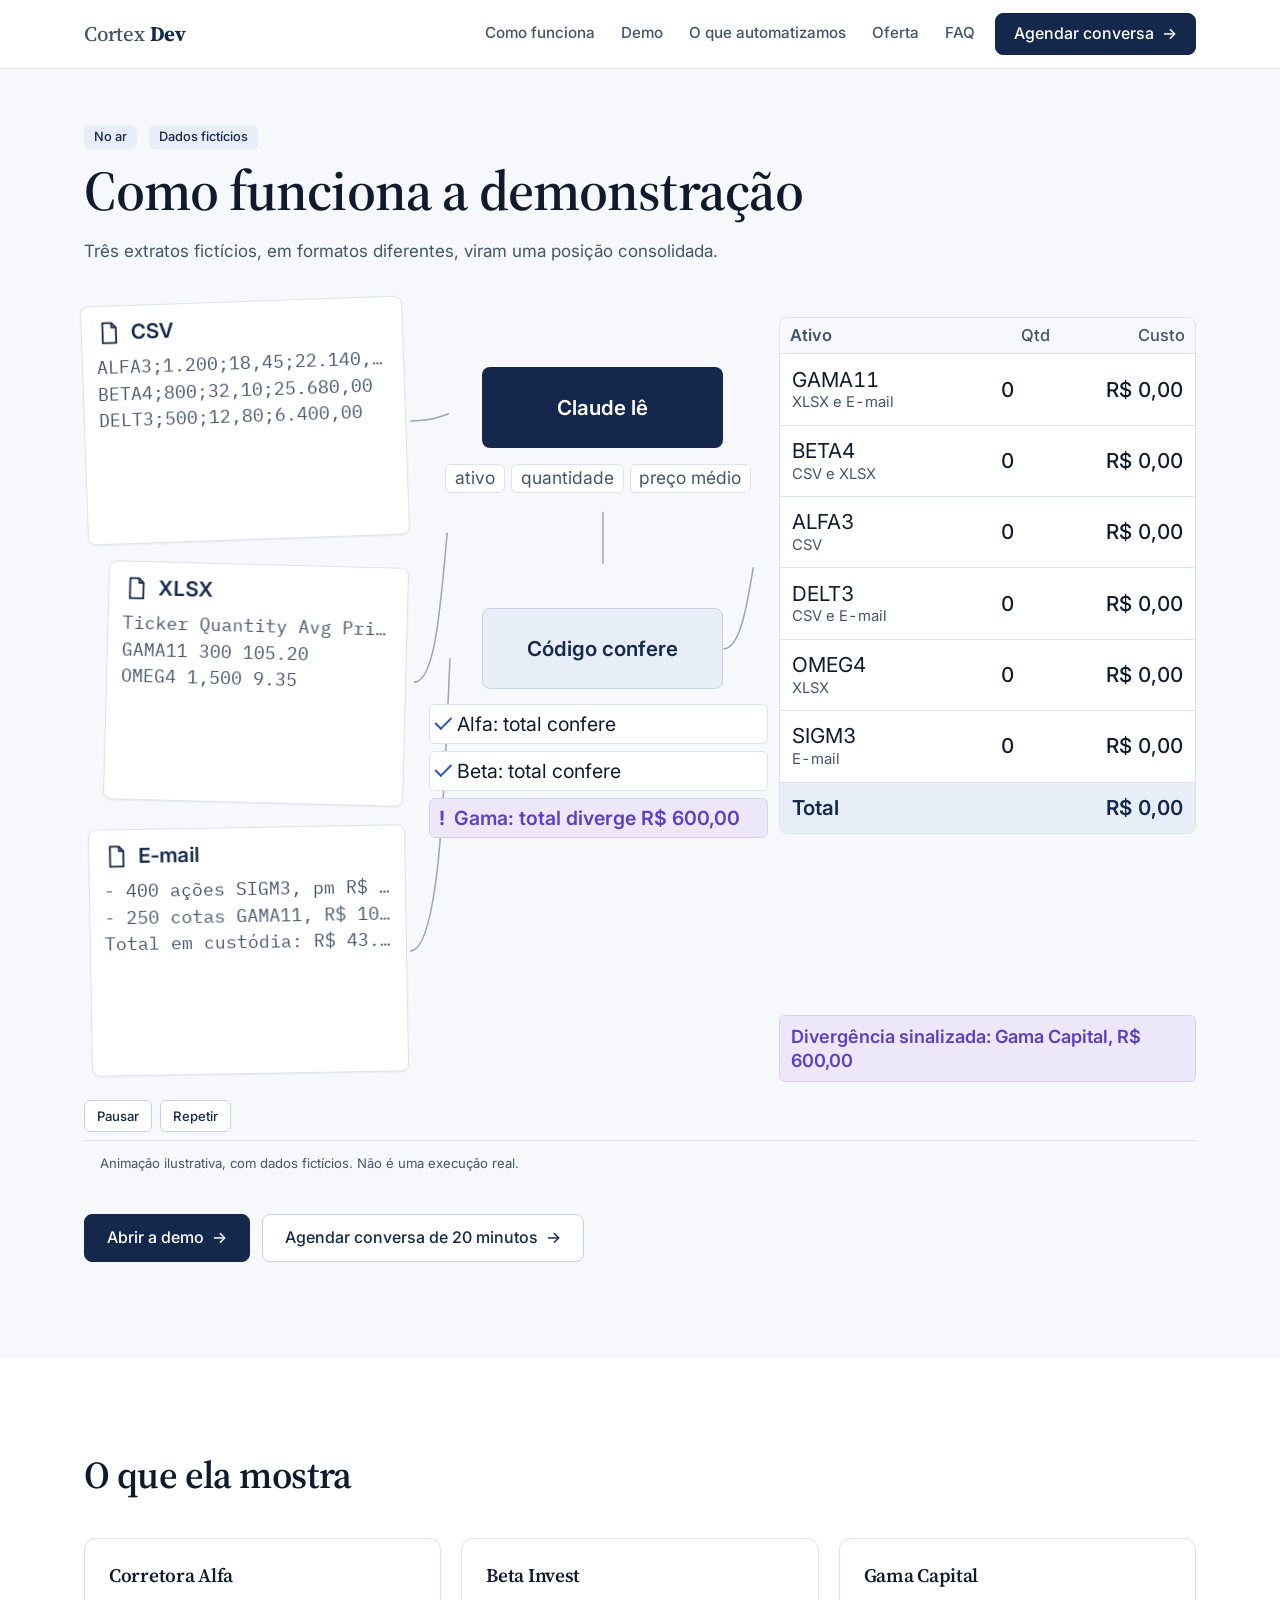
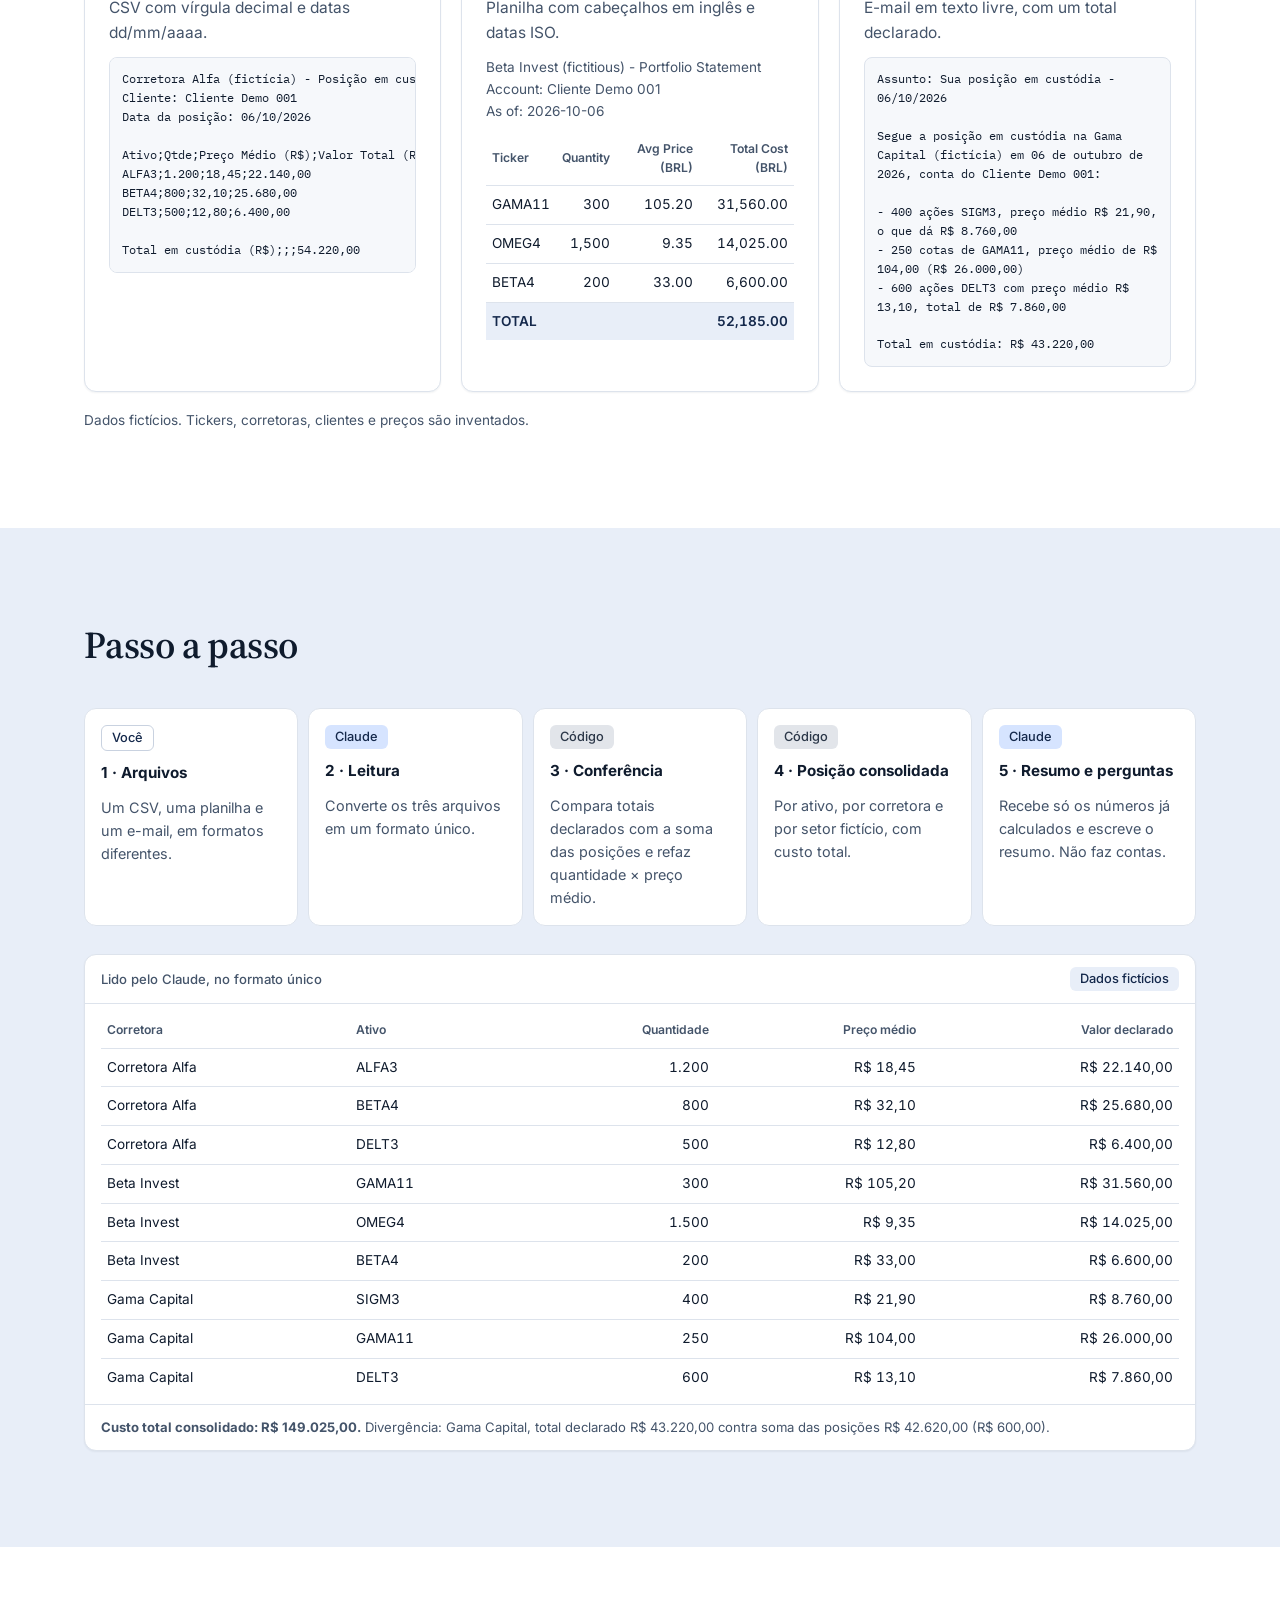
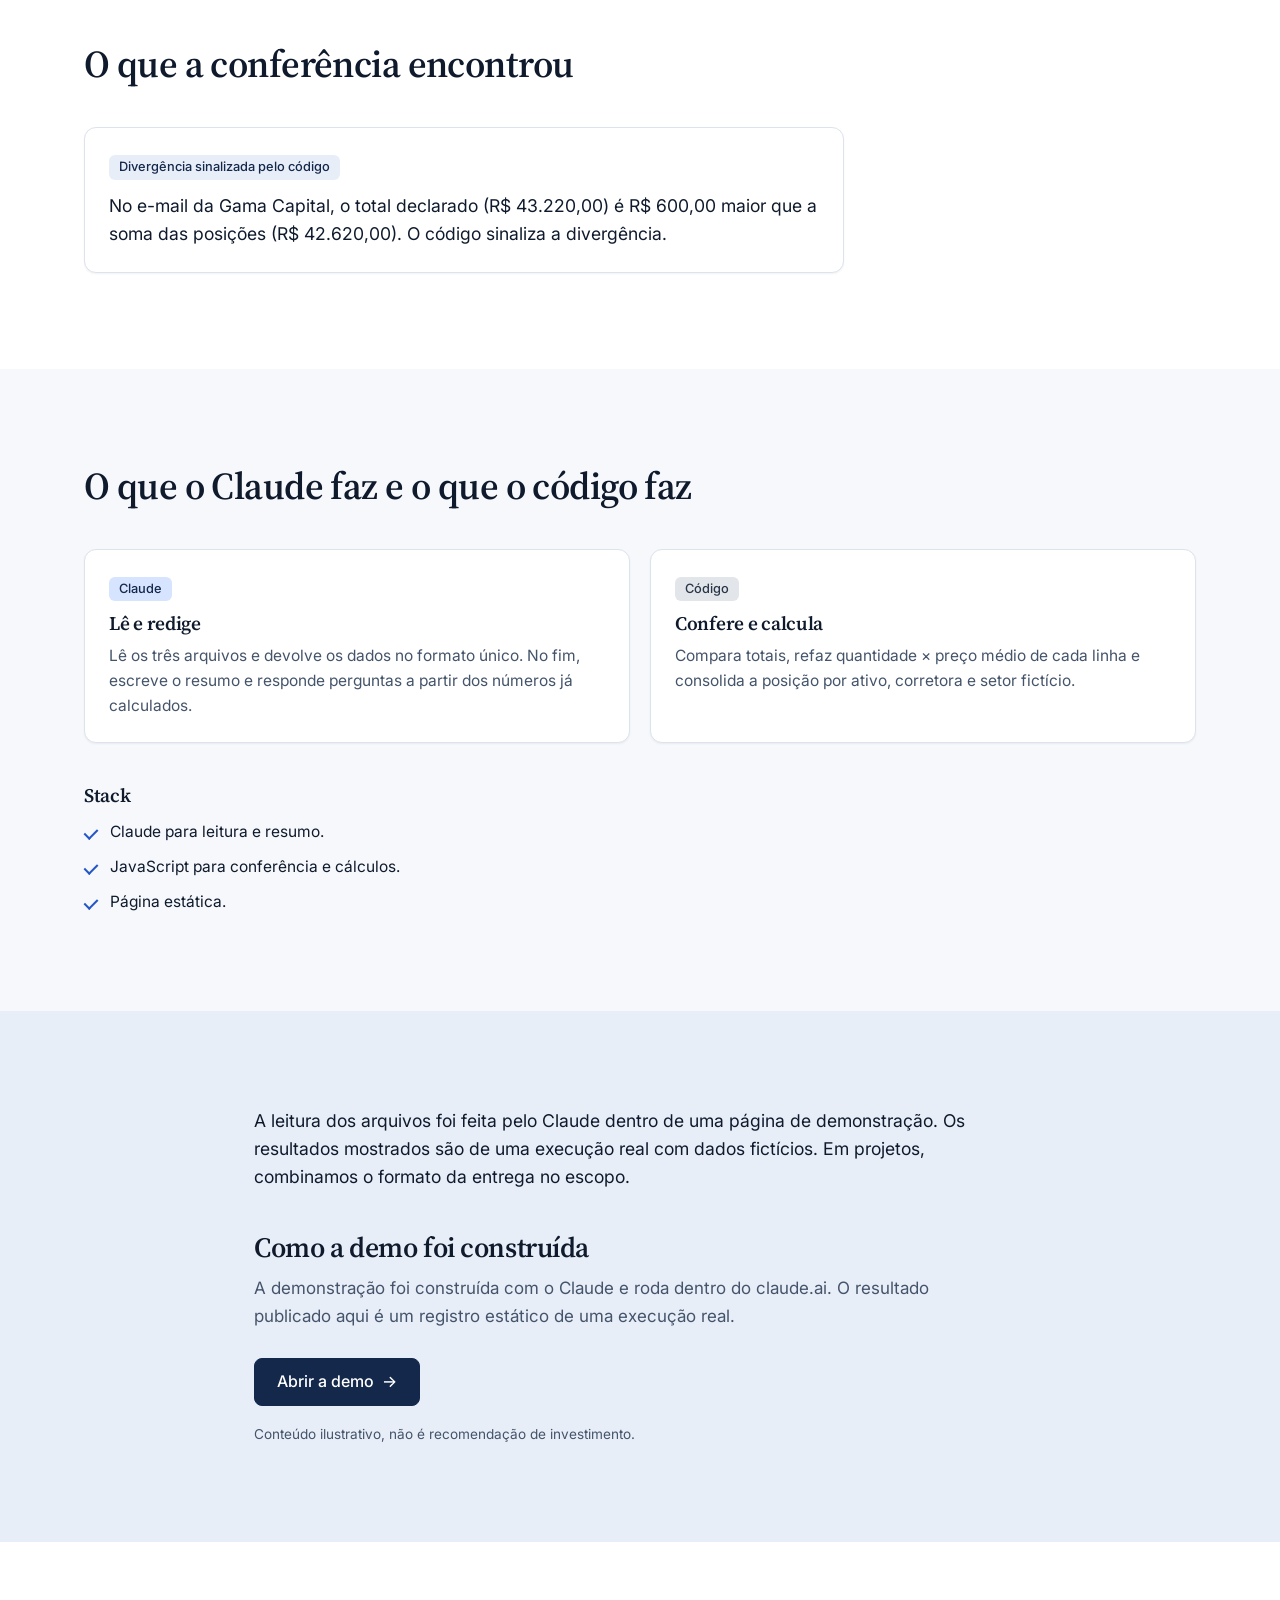
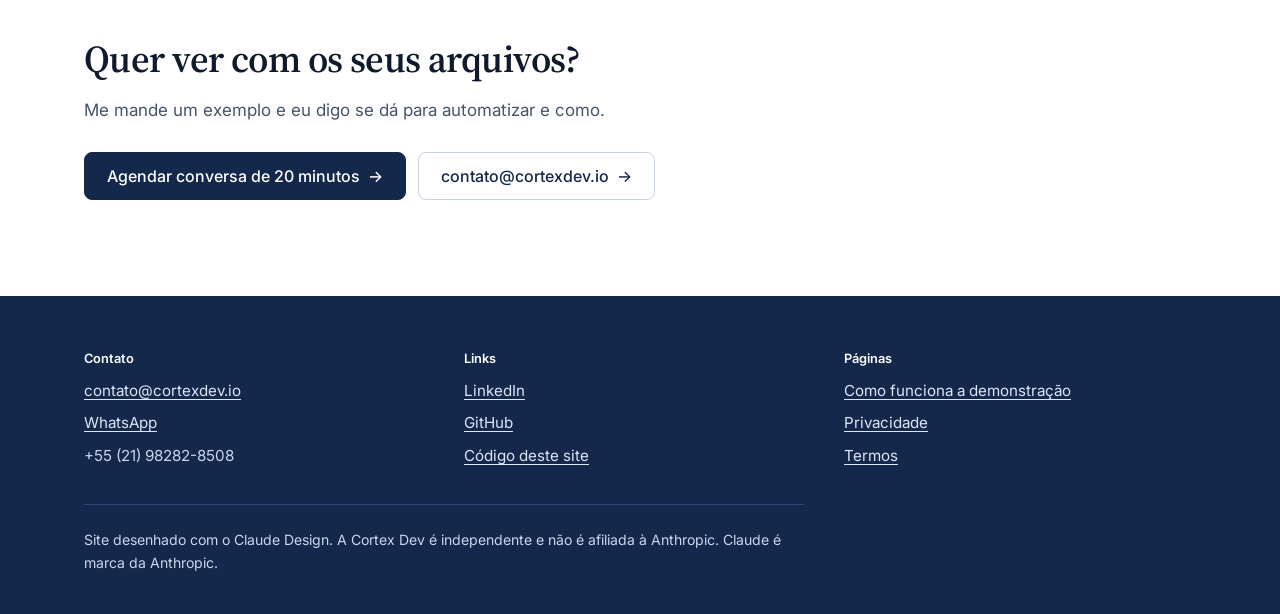
<file: demo/index.html>
<!DOCTYPE html>
<html lang="pt-BR">
<head>
<meta charset="utf-8">
<meta name="viewport" content="width=device-width,initial-scale=1">
<title>Como funciona a demonstração · Cortex Dev</title>
<meta name="description" content="Três extratos fictícios, em formatos diferentes, lidos pelo Claude e conferidos por código. Veja o passo a passo da demonstração.">
<link rel="canonical" href="https://cortexdev.io/demo/">
<link rel="icon" href="../favicon.svg" type="image/svg+xml">
<meta property="og:type" content="website"><meta property="og:site_name" content="Cortex Dev"><meta property="og:locale" content="pt_BR">
<meta property="og:title" content="Como funciona a demonstração · Cortex Dev"><meta property="og:description" content="Três extratos fictícios, em formatos diferentes, lidos pelo Claude e conferidos por código. Veja o passo a passo da demonstração."><meta property="og:url" content="https://cortexdev.io/demo/">
<meta property="og:image" content="https://cortexdev.io/assets/img/og-image.png">
<meta name="twitter:card" content="summary_large_image"><meta name="twitter:title" content="Como funciona a demonstração · Cortex Dev"><meta name="twitter:description" content="Três extratos fictícios, em formatos diferentes, lidos pelo Claude e conferidos por código. Veja o passo a passo da demonstração."><meta name="twitter:image" content="https://cortexdev.io/assets/img/og-image.png">
<meta name="color-scheme" content="light">
<script>var h=document.documentElement;h.classList.add('js');if(matchMedia('(prefers-reduced-motion: reduce)').matches)h.classList.add('rm')</script>
<link rel="preconnect" href="https://fonts.googleapis.com"><link rel="preconnect" href="https://fonts.gstatic.com" crossorigin>
<link href="https://fonts.googleapis.com/css2?family=IBM+Plex+Mono&family=Inter:wght@400;500;600&family=Source+Serif+4:wght@600&display=swap" rel="stylesheet">
<link rel="stylesheet" href="../assets/css/style.css">
<link rel="stylesheet" href="../assets/css/flow.css">
</head>
<body>
<a class="skip" href="#main">Ir para o conteúdo</a>
<header class="top"><div class="wrap bar">
<a class="logo" href="../index.html">Cortex <span>Dev</span></a>
<nav class="main" aria-label="Principal"><a href="../index.html#como">Como funciona</a><a href="../index.html#demo">Demo</a><a href="../index.html#automatizar">O que automatizamos</a><a href="../index.html#oferta">Oferta</a><a href="../index.html#faq">FAQ</a></nav>

<a class="btn p hide-m" href="https://wa.me/5521982828508?text=Ol%C3%A1%2C%20Bruno!%20Quero%20conversar%2020%20minutos%20sobre%20automatizar%20meus%20arquivos%20e%20relat%C3%B3rios." style="min-height:42px;padding:6px 18px" target="_blank" rel="noopener noreferrer">Agendar conversa</a>
<details class="menu"><summary>Menu</summary><div>
<a href="../index.html#como">Como funciona</a><a href="../index.html#demo">Demo</a><a href="../index.html#automatizar">O que automatizamos</a><a href="../index.html#oferta">Oferta</a><a href="../index.html#faq">FAQ</a>
<a href="https://wa.me/5521982828508?text=Ol%C3%A1%2C%20Bruno!%20Quero%20conversar%2020%20minutos%20sobre%20automatizar%20meus%20arquivos%20e%20relat%C3%B3rios." style="font-weight:600" target="_blank" rel="noopener noreferrer">Agendar conversa</a></div></details>
</div></header>
<main id="main">

<section class="s-b" style="padding-top:56px"><div class="wrap">
<div class="demo-top"><span class="b" data-demo="off">Em desenvolvimento</span><span class="b" data-demo="on" hidden>No ar</span><span class="b">Dados fictícios</span></div>
<h1>Como funciona a demonstração</h1>
<p class="lead">Três extratos fictícios, em formatos diferentes, viram uma posição consolidada.</p>
<div class="mt"><figure class="flow-fig flow-wide">
<div class="fx" role="img" aria-label="Três arquivos em formatos diferentes entram, o Claude lê, o código confere os totais e sai uma tabela padronizada com custo total de R$ 149.025,00 e uma divergência de R$ 600,00 na Gama Capital."><div class="fxi" aria-hidden="true">
<svg class="tr-h" viewBox="0 0 600 430" preserveAspectRatio="none" focusable="false"><path class="tr t1" pathLength="1" d="M176 69 C196 69 196 62 215 62"/><path class="tr t2" pathLength="1" d="M178 210 C200 210 190 62 215 62"/><path class="tr t3" pathLength="1" d="M176 355 C205 355 190 62 215 62"/><path class="tr t4" pathLength="1" d="M280 118 L280 170"/><path class="tr t5" pathLength="1" d="M345 192 C362 192 360 110 374 110"/><rect class="pkt k1" width="10" height="3" rx="1.5" style="offset-path:path('M176 69 C196 69 196 62 215 62')"/><rect class="pkt k2" width="10" height="3" rx="1.5" style="offset-path:path('M178 210 C200 210 190 62 215 62')"/><rect class="pkt k3" width="10" height="3" rx="1.5" style="offset-path:path('M176 355 C205 355 190 62 215 62')"/></svg><svg class="tr-v" viewBox="0 0 360 800" preserveAspectRatio="none" focusable="false"><path class="tr t1" pathLength="1" d="M57 128 C57 150 180 150 180 176"/><path class="tr t2" pathLength="1" d="M180 128 L180 176"/><path class="tr t3" pathLength="1" d="M303 128 C303 150 180 150 180 176"/><path class="tr t4" pathLength="1" d="M180 278 L180 312"/><path class="tr t5" pathLength="1" d="M180 452 L180 472"/><rect class="pkt k1" width="10" height="3" rx="1.5" style="offset-path:path('M57 128 C57 150 180 150 180 176')"/><rect class="pkt k2" width="10" height="3" rx="1.5" style="offset-path:path('M180 128 L180 176')"/><rect class="pkt k3" width="10" height="3" rx="1.5" style="offset-path:path('M303 128 C303 150 180 150 180 176')"/></svg>
<div class="fc c1" style="--r:-2deg"><div class="fcb"><div class="fh"><svg class="fi" viewBox="0 0 24 24" focusable="false"><path d="M6 3h8l4 4v14H6z"/><path d="M14 3v4h4"/></svg>CSV</div><div class="cl">ALFA3;1.200;18,45;22.140,00</div><div class="cl">BETA4;800;32,10;25.680,00</div><div class="cl">DELT3;500;12,80;6.400,00</div></div></div><div class="fc c2" style="--r:1.5deg"><div class="fcb"><div class="fh"><svg class="fi" viewBox="0 0 24 24" focusable="false"><path d="M6 3h8l4 4v14H6z"/><path d="M14 3v4h4"/></svg>XLSX</div><div class="cl">Ticker  Quantity  Avg Price</div><div class="cl">GAMA11  300  105.20</div><div class="cl">OMEG4  1,500  9.35</div></div></div><div class="fc c3" style="--r:-1deg"><div class="fcb"><div class="fh"><svg class="fi" viewBox="0 0 24 24" focusable="false"><path d="M6 3h8l4 4v14H6z"/><path d="M14 3v4h4"/></svg>E-mail</div><div class="cl">- 400 ações SIGM3, pm R$ 21,90</div><div class="cl">- 250 cotas GAMA11, R$ 104,00</div><div class="cl">Total em custódia: R$ 43.220,00</div></div></div>
<div class="nd n1"><i class="sc"></i><span>Claude lê</span></div>
<div class="chips"><span class="chip">ativo</span><span class="chip">quantidade</span><span class="chip">preço médio</span></div>
<div class="nd n2"><span>Código confere</span></div>
<div class="chks"><div class="ck">Alfa: total confere</div><div class="ck">Beta: total confere</div><div class="ck dv">Gama: total diverge R$ 600,00</div></div>
<div class="tab"><div class="row hd"><span>Ativo</span><b>Qtd</b><b>Custo</b></div><div class="row" style="--i:0"><span class="t">GAMA11<small>XLSX e E-mail</small></span><b data-v="550" data-d="0" data-s="4600">550</b><b data-v="57560" data-d="2" data-s="4600" data-p="R$ ">R$ 57.560,00</b></div><div class="row" style="--i:1"><span class="t">BETA4<small>CSV e XLSX</small></span><b data-v="1000" data-d="0" data-s="4720">1.000</b><b data-v="32280" data-d="2" data-s="4720" data-p="R$ ">R$ 32.280,00</b></div><div class="row" style="--i:2"><span class="t">ALFA3<small>CSV</small></span><b data-v="1200" data-d="0" data-s="4840">1.200</b><b data-v="22140" data-d="2" data-s="4840" data-p="R$ ">R$ 22.140,00</b></div><div class="row" style="--i:3"><span class="t">DELT3<small>CSV e E-mail</small></span><b data-v="1100" data-d="0" data-s="4960">1.100</b><b data-v="14260" data-d="2" data-s="4960" data-p="R$ ">R$ 14.260,00</b></div><div class="row" style="--i:4"><span class="t">OMEG4<small>XLSX</small></span><b data-v="1500" data-d="0" data-s="5080">1.500</b><b data-v="14025" data-d="2" data-s="5080" data-p="R$ ">R$ 14.025,00</b></div><div class="row" style="--i:5"><span class="t">SIGM3<small>E-mail</small></span><b data-v="400" data-d="0" data-s="5200">400</b><b data-v="8760" data-d="2" data-s="5200" data-p="R$ ">R$ 8.760,00</b></div><div class="row tot" style="--i:6"><span class="t">Total</span><b></b><b data-v="149025" data-d="2" data-s="5320" data-p="R$ ">R$ 149.025,00</b></div></div>
<div class="bdg">Divergência sinalizada: Gama Capital, R$ 600,00</div>
</div></div>
<div class="fl-ctl" hidden><button type="button" data-a="pause">Pausar</button><button type="button" data-a="replay">Repetir</button></div>
<figcaption>Animação ilustrativa, com dados fictícios. Não é uma execução real.</figcaption>
</figure></div>
<div class="btns mt"><a class="btn p" data-demo="on" target="_blank" rel="noopener" href="resultado/index.html" hidden>Abrir a demo</a><a class="btn s" href="https://wa.me/5521982828508?text=Ol%C3%A1%2C%20Bruno!%20Quero%20conversar%2020%20minutos%20sobre%20automatizar%20meus%20arquivos%20e%20relat%C3%B3rios." target="_blank" rel="noopener noreferrer">Agendar conversa de 20 minutos</a></div>
</div></section>

<section class="s-w" id="mostra"><div class="wrap">
<h2 class="sec-h">O que ela mostra</h2>
<div class="grid g3">
<div class="card"><h3>Corretora Alfa</h3><p style="margin:8px 0 12px">CSV com vírgula decimal e datas dd/mm/aaaa.</p><pre style="white-space:pre;overflow-x:auto">Corretora Alfa (fictícia) - Posição em custódia
Cliente: Cliente Demo 001
Data da posição: 06/10/2026

Ativo;Qtde;Preço Médio (R$);Valor Total (R$)
ALFA3;1.200;18,45;22.140,00
BETA4;800;32,10;25.680,00
DELT3;500;12,80;6.400,00

Total em custódia (R$);;;54.220,00</pre></div>
<div class="card"><h3>Beta Invest</h3><p style="margin:8px 0 12px">Planilha com cabeçalhos em inglês e datas ISO.</p>
<p style="font-size:.85rem;margin-bottom:8px">Beta Invest (fictitious) - Portfolio Statement<br>Account: Cliente Demo 001<br>As of: 2026-10-06</p>
<div style="overflow-x:auto"><table style="min-width:300px"><thead><tr><th>Ticker</th><th class="n">Quantity</th><th class="n">Avg Price (BRL)</th><th class="n">Total Cost (BRL)</th></tr></thead><tbody>
<tr><td>GAMA11</td><td class="n">300</td><td class="n">105.20</td><td class="n">31,560.00</td></tr>
<tr><td>OMEG4</td><td class="n">1,500</td><td class="n">9.35</td><td class="n">14,025.00</td></tr>
<tr><td>BETA4</td><td class="n">200</td><td class="n">33.00</td><td class="n">6,600.00</td></tr>
<tr class="flag"><td>TOTAL</td><td></td><td></td><td class="n">52,185.00</td></tr></tbody></table></div></div>
<div class="card"><h3>Gama Capital</h3><p style="margin:8px 0 12px">E-mail em texto livre, com um total declarado.</p><pre>Assunto: Sua posição em custódia - 06/10/2026

Segue a posição em custódia na Gama Capital (fictícia) em 06 de outubro de 2026, conta do Cliente Demo 001:

- 400 ações SIGM3, preço médio R$ 21,90, o que dá R$ 8.760,00
- 250 cotas de GAMA11, preço médio de R$ 104,00 (R$ 26.000,00)
- 600 ações DELT3 com preço médio R$ 13,10, total de R$ 7.860,00

Total em custódia: R$ 43.220,00</pre></div>
</div>
<p class="disc">Dados fictícios. Tickers, corretoras, clientes e preços são inventados.</p>
</div></section>

<section class="s-t" id="passos"><div class="wrap">
<h2 class="sec-h">Passo a passo</h2>
<ol class="flow">
<li><span class="b vc">Você</span><strong>1 · Arquivos</strong><span class="t">Um CSV, uma planilha e um e-mail, em formatos diferentes.</span></li>
<li><span class="b cl">Claude</span><strong>2 · Leitura</strong><span class="t">Converte os três arquivos em um formato único.</span></li>
<li><span class="b cd">Código</span><strong>3 · Conferência</strong><span class="t">Compara totais declarados com a soma das posições e refaz quantidade × preço médio.</span></li>
<li><span class="b cd">Código</span><strong>4 · Posição consolidada</strong><span class="t">Por ativo, por corretora e por setor fictício, com custo total.</span></li>
<li><span class="b cl">Claude</span><strong>5 · Resumo e perguntas</strong><span class="t">Recebe só os números já calculados e escreve o resumo. Não faz contas.</span></li>
</ol>
<div class="card mt" style="padding:0;overflow:hidden"><div class="mock-h"><span>Lido pelo Claude, no formato único</span><span class="b">Dados fictícios</span></div>
<div style="overflow-x:auto;padding:8px 16px"><table style="min-width:560px"><thead><tr><th>Corretora</th><th>Ativo</th><th class="n">Quantidade</th><th class="n">Preço médio</th><th class="n">Valor declarado</th></tr></thead><tbody>
<tr><td>Corretora Alfa</td><td>ALFA3</td><td class="n">1.200</td><td class="n">R$ 18,45</td><td class="n">R$ 22.140,00</td></tr>
<tr><td>Corretora Alfa</td><td>BETA4</td><td class="n">800</td><td class="n">R$ 32,10</td><td class="n">R$ 25.680,00</td></tr>
<tr><td>Corretora Alfa</td><td>DELT3</td><td class="n">500</td><td class="n">R$ 12,80</td><td class="n">R$ 6.400,00</td></tr>
<tr><td>Beta Invest</td><td>GAMA11</td><td class="n">300</td><td class="n">R$ 105,20</td><td class="n">R$ 31.560,00</td></tr>
<tr><td>Beta Invest</td><td>OMEG4</td><td class="n">1.500</td><td class="n">R$ 9,35</td><td class="n">R$ 14.025,00</td></tr>
<tr><td>Beta Invest</td><td>BETA4</td><td class="n">200</td><td class="n">R$ 33,00</td><td class="n">R$ 6.600,00</td></tr>
<tr><td>Gama Capital</td><td>SIGM3</td><td class="n">400</td><td class="n">R$ 21,90</td><td class="n">R$ 8.760,00</td></tr>
<tr><td>Gama Capital</td><td>GAMA11</td><td class="n">250</td><td class="n">R$ 104,00</td><td class="n">R$ 26.000,00</td></tr>
<tr><td>Gama Capital</td><td>DELT3</td><td class="n">600</td><td class="n">R$ 13,10</td><td class="n">R$ 7.860,00</td></tr></tbody></table></div>
<div class="note"><strong>Custo total consolidado: R$ 149.025,00.</strong> Divergência: Gama Capital, total declarado R$ 43.220,00 contra soma das posições R$ 42.620,00 (R$ 600,00).</div></div>
</div></section>

<section class="s-w" id="conferencia"><div class="wrap">
<h2 class="sec-h">O que a conferência encontrou</h2>
<div class="card" style="max-width:760px"><span class="b" style="margin-bottom:12px">Divergência sinalizada pelo código</span>
<p style="color:var(--tx);font-size:1.1rem">No e-mail da Gama Capital, o total declarado (R$ 43.220,00) é R$ 600,00 maior que a soma das posições (R$ 42.620,00). O código sinaliza a divergência.</p></div>
</div></section>

<section class="s-b" id="papeis"><div class="wrap">
<h2 class="sec-h">O que o Claude faz e o que o código faz</h2>
<div class="grid g2">
<div class="card"><span class="b cl" style="margin-bottom:10px">Claude</span><h3>Lê e redige</h3><p>Lê os três arquivos e devolve os dados no formato único. No fim, escreve o resumo e responde perguntas a partir dos números já calculados.</p></div>
<div class="card"><span class="b cd" style="margin-bottom:10px">Código</span><h3>Confere e calcula</h3><p>Compara totais, refaz quantidade × preço médio de cada linha e consolida a posição por ativo, corretora e setor fictício.</p></div>
</div>
<h3 style="margin:40px 0 12px">Stack</h3>
<ul class="chk"><li>Claude para leitura e resumo.</li><li>JavaScript para conferência e cálculos.</li><li>Página estática.</li></ul>


</div></section>

<section class="s-t" id="nota"><div class="wrap" style="max-width:820px">
<p style="font-size:1.1rem">A leitura dos arquivos foi feita pelo Claude dentro de uma página de demonstração. Os resultados mostrados são de uma execução real com dados fictícios. Em projetos, combinamos o formato da entrega no escopo.</p>
<h2 style="margin:40px 0 12px;font-size:28px">Como a demo foi construída</h2>
<p class="lead" style="margin-top:0">A demonstração foi construída com o Claude e roda dentro do claude.ai. O resultado publicado aqui é um registro estático de uma execução real.</p>
<div class="btns mt"><a class="btn p" data-demo="on" target="_blank" rel="noopener" href="resultado/index.html" hidden>Abrir a demo</a></div>
<p class="disc">Conteúdo ilustrativo, não é recomendação de investimento.</p>
</div></section>

<section class="s-w"><div class="wrap">
<h2>Quer ver com os seus arquivos?</h2>
<p class="lead">Me mande um exemplo e eu digo se dá para automatizar e como.</p>
<div class="btns mt"><a class="btn p" href="https://wa.me/5521982828508?text=Ol%C3%A1%2C%20Bruno!%20Quero%20conversar%2020%20minutos%20sobre%20automatizar%20meus%20arquivos%20e%20relat%C3%B3rios." target="_blank" rel="noopener noreferrer">Agendar conversa de 20 minutos</a><a class="btn s" href="mailto:contato@cortexdev.io">contato@cortexdev.io</a></div>
</div></section>
</main>
<footer><div class="wrap">
<div class="cols">
<div><h2>Contato</h2><nav aria-label="Contato"><a href="mailto:contato@cortexdev.io">contato@cortexdev.io</a><a href="https://wa.me/5521982828508?text=Ol%C3%A1%2C%20Bruno!%20Quero%20conversar%2020%20minutos%20sobre%20automatizar%20meus%20arquivos%20e%20relat%C3%B3rios." target="_blank" rel="noopener noreferrer">WhatsApp</a><span>+55 (21) 98282-8508</span></nav></div>
<div><h2>Links</h2><nav aria-label="Links"><a href="https://www.linkedin.com/in/bruno-carvalho-pessoa/" target="_blank" rel="noopener noreferrer">LinkedIn</a><a href="https://github.com/Cortexdev-io" target="_blank" rel="noopener noreferrer">GitHub</a><a href="https://github.com/Cortexdev-io/website" target="_blank" rel="noopener noreferrer">Código deste site</a></nav></div>
<div><h2>Páginas</h2><nav aria-label="Páginas"><a href="index.html">Como funciona a demonstração</a><a href="../privacidade/index.html">Privacidade</a><a href="../termos/index.html">Termos</a></nav></div>
</div>
<p>Site desenhado com o Claude Design. A Cortex Dev é independente e não é afiliada à Anthropic. Claude é marca da Anthropic.</p>
</div></footer>
<script src="../config.js"></script>
<script src="../assets/js/main.js"></script>
<script src="../assets/js/flow.js"></script>
</body>
</html>
</file>
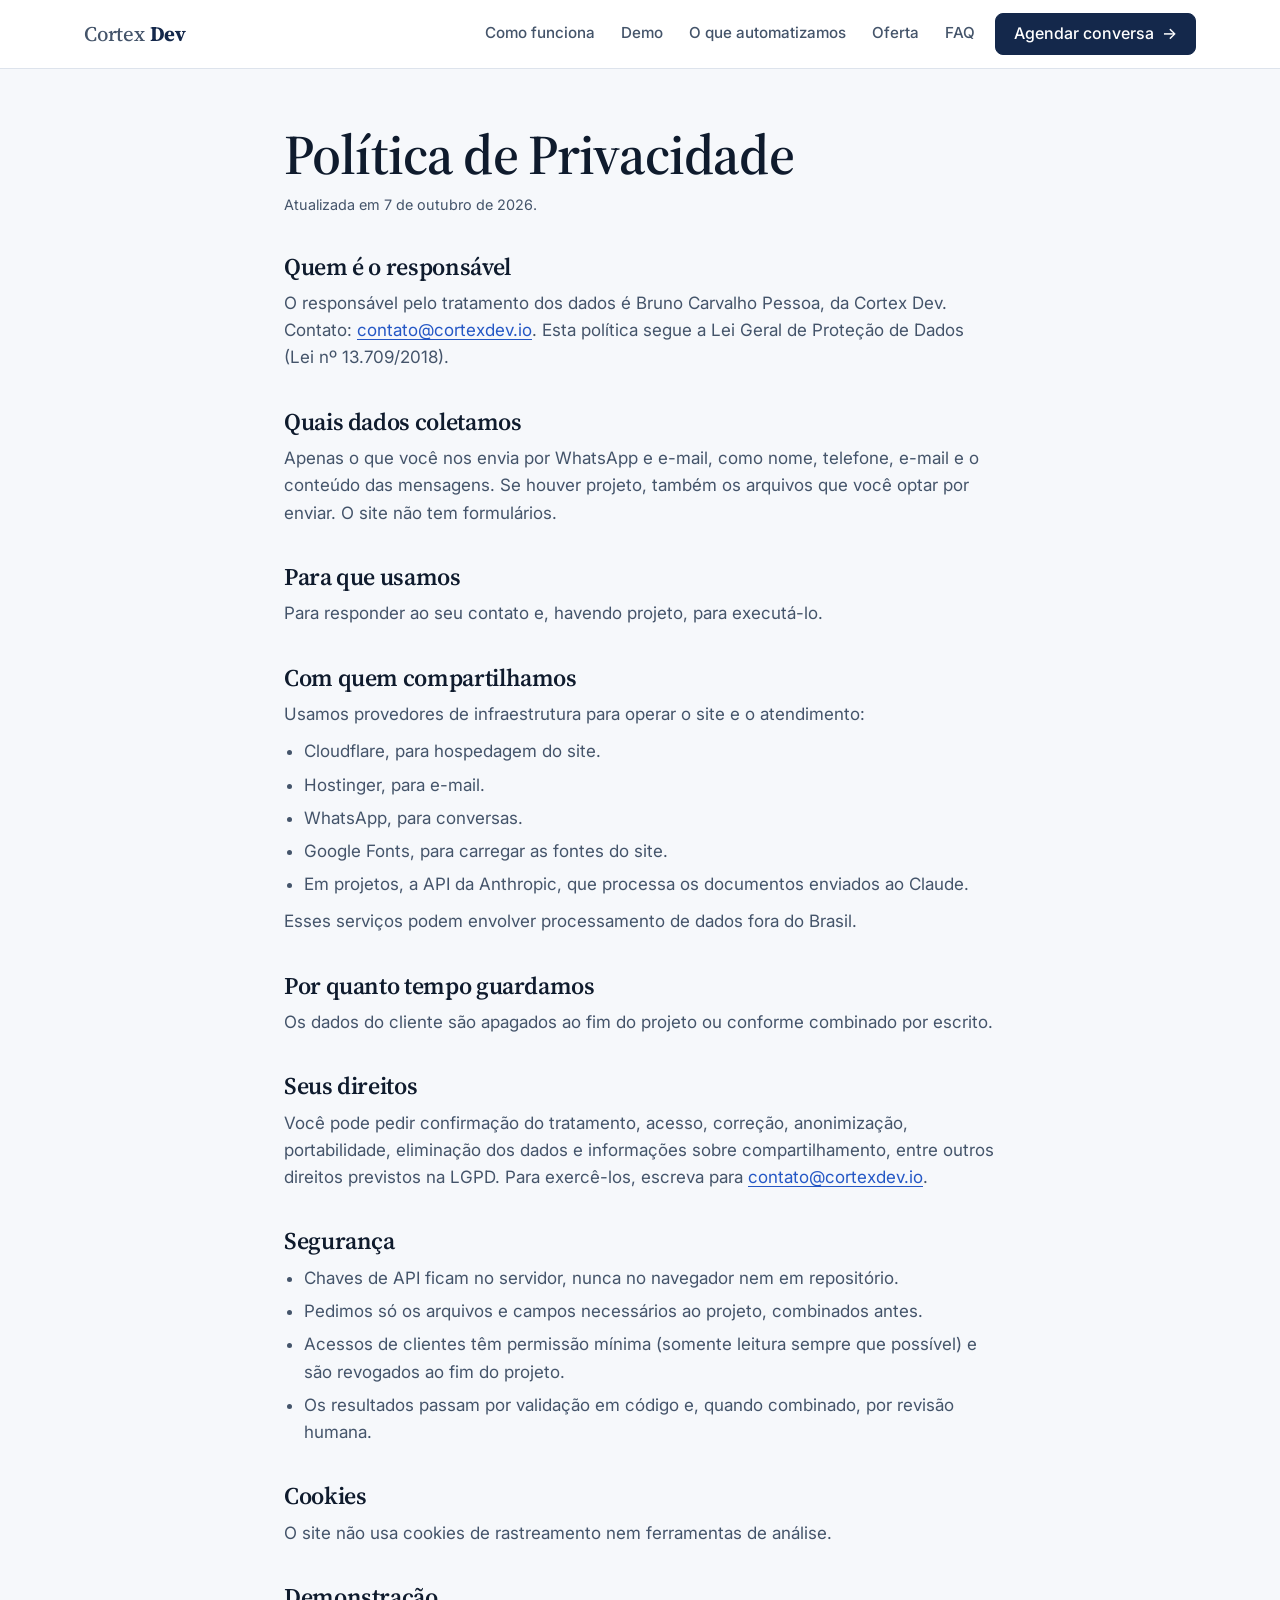
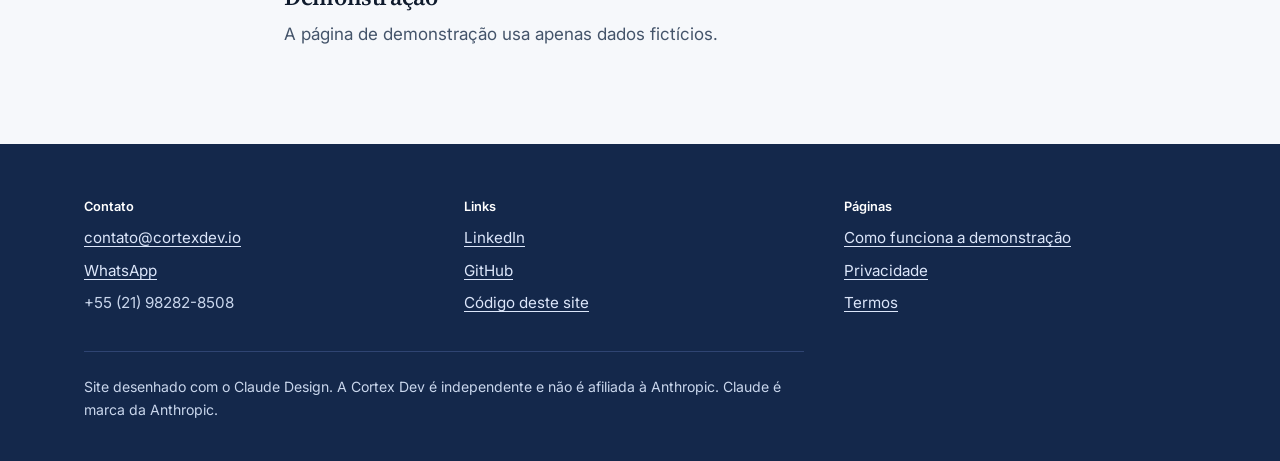
<file: privacidade/index.html>
<!DOCTYPE html>
<html lang="pt-BR">
<head>
<meta charset="utf-8">
<meta name="viewport" content="width=device-width,initial-scale=1">
<title>Política de Privacidade · Cortex Dev</title>
<meta name="description" content="Como a Cortex Dev trata dados pessoais, conforme a LGPD.">
<link rel="canonical" href="https://cortexdev.io/privacidade/">
<link rel="icon" href="../favicon.svg" type="image/svg+xml">
<meta property="og:type" content="website"><meta property="og:site_name" content="Cortex Dev"><meta property="og:locale" content="pt_BR">
<meta property="og:title" content="Política de Privacidade · Cortex Dev"><meta property="og:description" content="Como a Cortex Dev trata dados pessoais, conforme a LGPD."><meta property="og:url" content="https://cortexdev.io/privacidade/">
<meta property="og:image" content="https://cortexdev.io/assets/img/og-image.png">
<meta name="twitter:card" content="summary_large_image"><meta name="twitter:title" content="Política de Privacidade · Cortex Dev"><meta name="twitter:description" content="Como a Cortex Dev trata dados pessoais, conforme a LGPD."><meta name="twitter:image" content="https://cortexdev.io/assets/img/og-image.png">
<meta name="color-scheme" content="light">
<script>var h=document.documentElement;h.classList.add('js');if(matchMedia('(prefers-reduced-motion: reduce)').matches)h.classList.add('rm')</script>
<link rel="preconnect" href="https://fonts.googleapis.com"><link rel="preconnect" href="https://fonts.gstatic.com" crossorigin>
<link href="https://fonts.googleapis.com/css2?family=IBM+Plex+Mono&family=Inter:wght@400;500;600&family=Source+Serif+4:wght@600&display=swap" rel="stylesheet">
<link rel="stylesheet" href="../assets/css/style.css">
</head>
<body>
<a class="skip" href="#main">Ir para o conteúdo</a>
<header class="top"><div class="wrap bar">
<a class="logo" href="../index.html">Cortex <span>Dev</span></a>
<nav class="main" aria-label="Principal"><a href="../index.html#como">Como funciona</a><a href="../index.html#demo">Demo</a><a href="../index.html#automatizar">O que automatizamos</a><a href="../index.html#oferta">Oferta</a><a href="../index.html#faq">FAQ</a></nav>

<a class="btn p hide-m" href="https://wa.me/5521982828508?text=Ol%C3%A1%2C%20Bruno!%20Quero%20conversar%2020%20minutos%20sobre%20automatizar%20meus%20arquivos%20e%20relat%C3%B3rios." style="min-height:42px;padding:6px 18px" target="_blank" rel="noopener noreferrer">Agendar conversa</a>
<details class="menu"><summary>Menu</summary><div>
<a href="../index.html#como">Como funciona</a><a href="../index.html#demo">Demo</a><a href="../index.html#automatizar">O que automatizamos</a><a href="../index.html#oferta">Oferta</a><a href="../index.html#faq">FAQ</a>
<a href="https://wa.me/5521982828508?text=Ol%C3%A1%2C%20Bruno!%20Quero%20conversar%2020%20minutos%20sobre%20automatizar%20meus%20arquivos%20e%20relat%C3%B3rios." style="font-weight:600" target="_blank" rel="noopener noreferrer">Agendar conversa</a></div></details>
</div></header>
<main id="main">

<section class="s-b" style="padding-top:56px"><div class="wrap prose">
<h1>Política de Privacidade</h1>
<p class="upd">Atualizada em 7 de outubro de 2026.</p>
<h2>Quem é o responsável</h2>
<p>O responsável pelo tratamento dos dados é Bruno Carvalho Pessoa, da Cortex Dev. Contato: <a href="mailto:contato@cortexdev.io">contato@cortexdev.io</a>. Esta política segue a Lei Geral de Proteção de Dados (Lei nº 13.709/2018).</p>
<h2>Quais dados coletamos</h2>
<p>Apenas o que você nos envia por WhatsApp e e-mail, como nome, telefone, e-mail e o conteúdo das mensagens. Se houver projeto, também os arquivos que você optar por enviar. O site não tem formulários.</p>
<h2>Para que usamos</h2>
<p>Para responder ao seu contato e, havendo projeto, para executá-lo.</p>
<h2>Com quem compartilhamos</h2>
<p>Usamos provedores de infraestrutura para operar o site e o atendimento:</p>
<ul><li>Cloudflare, para hospedagem do site.</li><li>Hostinger, para e-mail.</li><li>WhatsApp, para conversas.</li><li>Google Fonts, para carregar as fontes do site.</li><li>Em projetos, a API da Anthropic, que processa os documentos enviados ao Claude.</li></ul>
<p>Esses serviços podem envolver processamento de dados fora do Brasil.</p>
<h2>Por quanto tempo guardamos</h2>
<p>Os dados do cliente são apagados ao fim do projeto ou conforme combinado por escrito.</p>
<h2>Seus direitos</h2>
<p>Você pode pedir confirmação do tratamento, acesso, correção, anonimização, portabilidade, eliminação dos dados e informações sobre compartilhamento, entre outros direitos previstos na LGPD. Para exercê-los, escreva para <a href="mailto:contato@cortexdev.io">contato@cortexdev.io</a>.</p>
<h2>Segurança</h2>
<ul><li>Chaves de API ficam no servidor, nunca no navegador nem em repositório.</li><li>Pedimos só os arquivos e campos necessários ao projeto, combinados antes.</li><li>Acessos de clientes têm permissão mínima (somente leitura sempre que possível) e são revogados ao fim do projeto.</li><li>Os resultados passam por validação em código e, quando combinado, por revisão humana.</li></ul>
<h2>Cookies</h2>
<p>O site não usa cookies de rastreamento nem ferramentas de análise.</p>
<h2>Demonstração</h2>
<p>A página de demonstração usa apenas dados fictícios.</p>
</div></section>
</main>
<footer><div class="wrap">
<div class="cols">
<div><h2>Contato</h2><nav aria-label="Contato"><a href="mailto:contato@cortexdev.io">contato@cortexdev.io</a><a href="https://wa.me/5521982828508?text=Ol%C3%A1%2C%20Bruno!%20Quero%20conversar%2020%20minutos%20sobre%20automatizar%20meus%20arquivos%20e%20relat%C3%B3rios." target="_blank" rel="noopener noreferrer">WhatsApp</a><span>+55 (21) 98282-8508</span></nav></div>
<div><h2>Links</h2><nav aria-label="Links"><a href="https://www.linkedin.com/in/bruno-carvalho-pessoa/" target="_blank" rel="noopener noreferrer">LinkedIn</a><a href="https://github.com/Cortexdev-io" target="_blank" rel="noopener noreferrer">GitHub</a><a href="https://github.com/Cortexdev-io/website" target="_blank" rel="noopener noreferrer">Código deste site</a></nav></div>
<div><h2>Páginas</h2><nav aria-label="Páginas"><a href="../demo/index.html">Como funciona a demonstração</a><a href="index.html">Privacidade</a><a href="../termos/index.html">Termos</a></nav></div>
</div>
<p>Site desenhado com o Claude Design. A Cortex Dev é independente e não é afiliada à Anthropic. Claude é marca da Anthropic.</p>
</div></footer>
<script src="../config.js"></script>
<script src="../assets/js/main.js"></script>
</body>
</html>
</file>
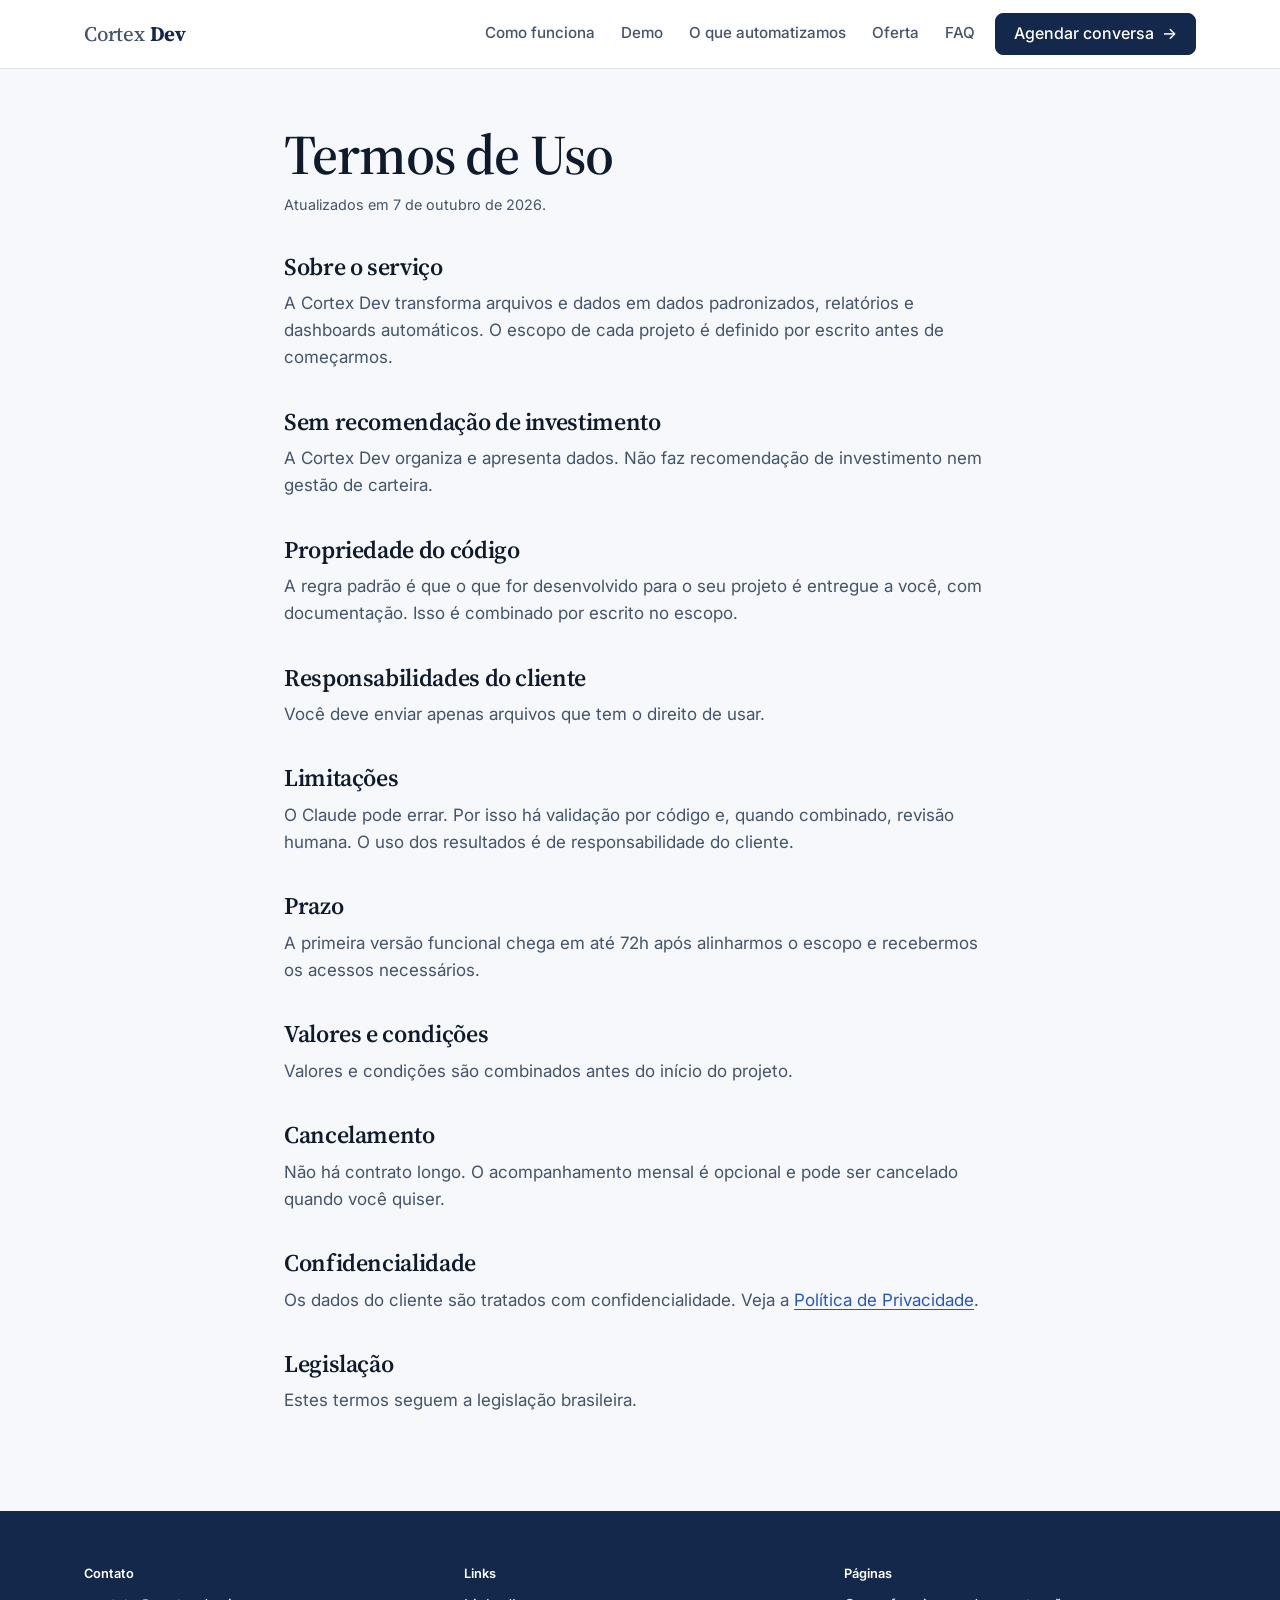
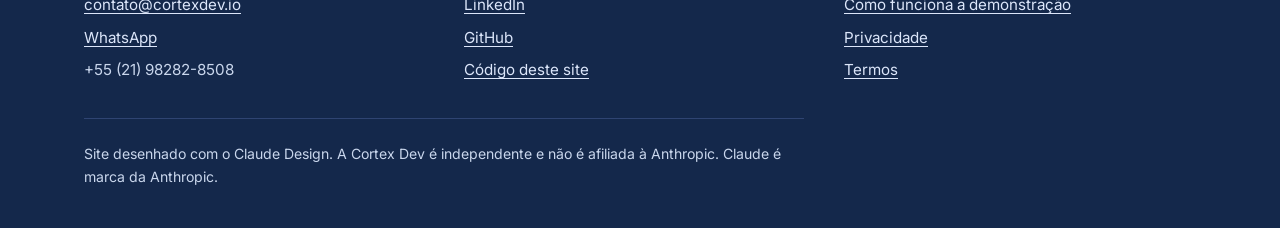
<file: termos/index.html>
<!DOCTYPE html>
<html lang="pt-BR">
<head>
<meta charset="utf-8">
<meta name="viewport" content="width=device-width,initial-scale=1">
<title>Termos de Uso · Cortex Dev</title>
<meta name="description" content="Termos de uso dos serviços da Cortex Dev.">
<link rel="canonical" href="https://cortexdev.io/termos/">
<link rel="icon" href="../favicon.svg" type="image/svg+xml">
<meta property="og:type" content="website"><meta property="og:site_name" content="Cortex Dev"><meta property="og:locale" content="pt_BR">
<meta property="og:title" content="Termos de Uso · Cortex Dev"><meta property="og:description" content="Termos de uso dos serviços da Cortex Dev."><meta property="og:url" content="https://cortexdev.io/termos/">
<meta property="og:image" content="https://cortexdev.io/assets/img/og-image.png">
<meta name="twitter:card" content="summary_large_image"><meta name="twitter:title" content="Termos de Uso · Cortex Dev"><meta name="twitter:description" content="Termos de uso dos serviços da Cortex Dev."><meta name="twitter:image" content="https://cortexdev.io/assets/img/og-image.png">
<meta name="color-scheme" content="light">
<script>var h=document.documentElement;h.classList.add('js');if(matchMedia('(prefers-reduced-motion: reduce)').matches)h.classList.add('rm')</script>
<link rel="preconnect" href="https://fonts.googleapis.com"><link rel="preconnect" href="https://fonts.gstatic.com" crossorigin>
<link href="https://fonts.googleapis.com/css2?family=IBM+Plex+Mono&family=Inter:wght@400;500;600&family=Source+Serif+4:wght@600&display=swap" rel="stylesheet">
<link rel="stylesheet" href="../assets/css/style.css">
</head>
<body>
<a class="skip" href="#main">Ir para o conteúdo</a>
<header class="top"><div class="wrap bar">
<a class="logo" href="../index.html">Cortex <span>Dev</span></a>
<nav class="main" aria-label="Principal"><a href="../index.html#como">Como funciona</a><a href="../index.html#demo">Demo</a><a href="../index.html#automatizar">O que automatizamos</a><a href="../index.html#oferta">Oferta</a><a href="../index.html#faq">FAQ</a></nav>

<a class="btn p hide-m" href="https://wa.me/5521982828508?text=Ol%C3%A1%2C%20Bruno!%20Quero%20conversar%2020%20minutos%20sobre%20automatizar%20meus%20arquivos%20e%20relat%C3%B3rios." style="min-height:42px;padding:6px 18px" target="_blank" rel="noopener noreferrer">Agendar conversa</a>
<details class="menu"><summary>Menu</summary><div>
<a href="../index.html#como">Como funciona</a><a href="../index.html#demo">Demo</a><a href="../index.html#automatizar">O que automatizamos</a><a href="../index.html#oferta">Oferta</a><a href="../index.html#faq">FAQ</a>
<a href="https://wa.me/5521982828508?text=Ol%C3%A1%2C%20Bruno!%20Quero%20conversar%2020%20minutos%20sobre%20automatizar%20meus%20arquivos%20e%20relat%C3%B3rios." style="font-weight:600" target="_blank" rel="noopener noreferrer">Agendar conversa</a></div></details>
</div></header>
<main id="main">

<section class="s-b" style="padding-top:56px"><div class="wrap prose">
<h1>Termos de Uso</h1>
<p class="upd">Atualizados em 7 de outubro de 2026.</p>
<h2>Sobre o serviço</h2>
<p>A Cortex Dev transforma arquivos e dados em dados padronizados, relatórios e dashboards automáticos. O escopo de cada projeto é definido por escrito antes de começarmos.</p>
<h2>Sem recomendação de investimento</h2>
<p>A Cortex Dev organiza e apresenta dados. Não faz recomendação de investimento nem gestão de carteira.</p>
<h2>Propriedade do código</h2>
<p>A regra padrão é que o que for desenvolvido para o seu projeto é entregue a você, com documentação. Isso é combinado por escrito no escopo.</p>
<h2>Responsabilidades do cliente</h2>
<p>Você deve enviar apenas arquivos que tem o direito de usar.</p>
<h2>Limitações</h2>
<p>O Claude pode errar. Por isso há validação por código e, quando combinado, revisão humana. O uso dos resultados é de responsabilidade do cliente.</p>
<h2>Prazo</h2>
<p>A primeira versão funcional chega em até 72h após alinharmos o escopo e recebermos os acessos necessários.</p>
<h2>Valores e condições</h2>
<p>Valores e condições são combinados antes do início do projeto.</p>
<h2>Cancelamento</h2>
<p>Não há contrato longo. O acompanhamento mensal é opcional e pode ser cancelado quando você quiser.</p>
<h2>Confidencialidade</h2>
<p>Os dados do cliente são tratados com confidencialidade. Veja a <a href="../privacidade/index.html">Política de Privacidade</a>.</p>
<h2>Legislação</h2>
<p>Estes termos seguem a legislação brasileira.</p>
</div></section>
</main>
<footer><div class="wrap">
<div class="cols">
<div><h2>Contato</h2><nav aria-label="Contato"><a href="mailto:contato@cortexdev.io">contato@cortexdev.io</a><a href="https://wa.me/5521982828508?text=Ol%C3%A1%2C%20Bruno!%20Quero%20conversar%2020%20minutos%20sobre%20automatizar%20meus%20arquivos%20e%20relat%C3%B3rios." target="_blank" rel="noopener noreferrer">WhatsApp</a><span>+55 (21) 98282-8508</span></nav></div>
<div><h2>Links</h2><nav aria-label="Links"><a href="https://www.linkedin.com/in/bruno-carvalho-pessoa/" target="_blank" rel="noopener noreferrer">LinkedIn</a><a href="https://github.com/Cortexdev-io" target="_blank" rel="noopener noreferrer">GitHub</a><a href="https://github.com/Cortexdev-io/website" target="_blank" rel="noopener noreferrer">Código deste site</a></nav></div>
<div><h2>Páginas</h2><nav aria-label="Páginas"><a href="../demo/index.html">Como funciona a demonstração</a><a href="../privacidade/index.html">Privacidade</a><a href="index.html">Termos</a></nav></div>
</div>
<p>Site desenhado com o Claude Design. A Cortex Dev é independente e não é afiliada à Anthropic. Claude é marca da Anthropic.</p>
</div></footer>
<script src="../config.js"></script>
<script src="../assets/js/main.js"></script>
</body>
</html>
</file>
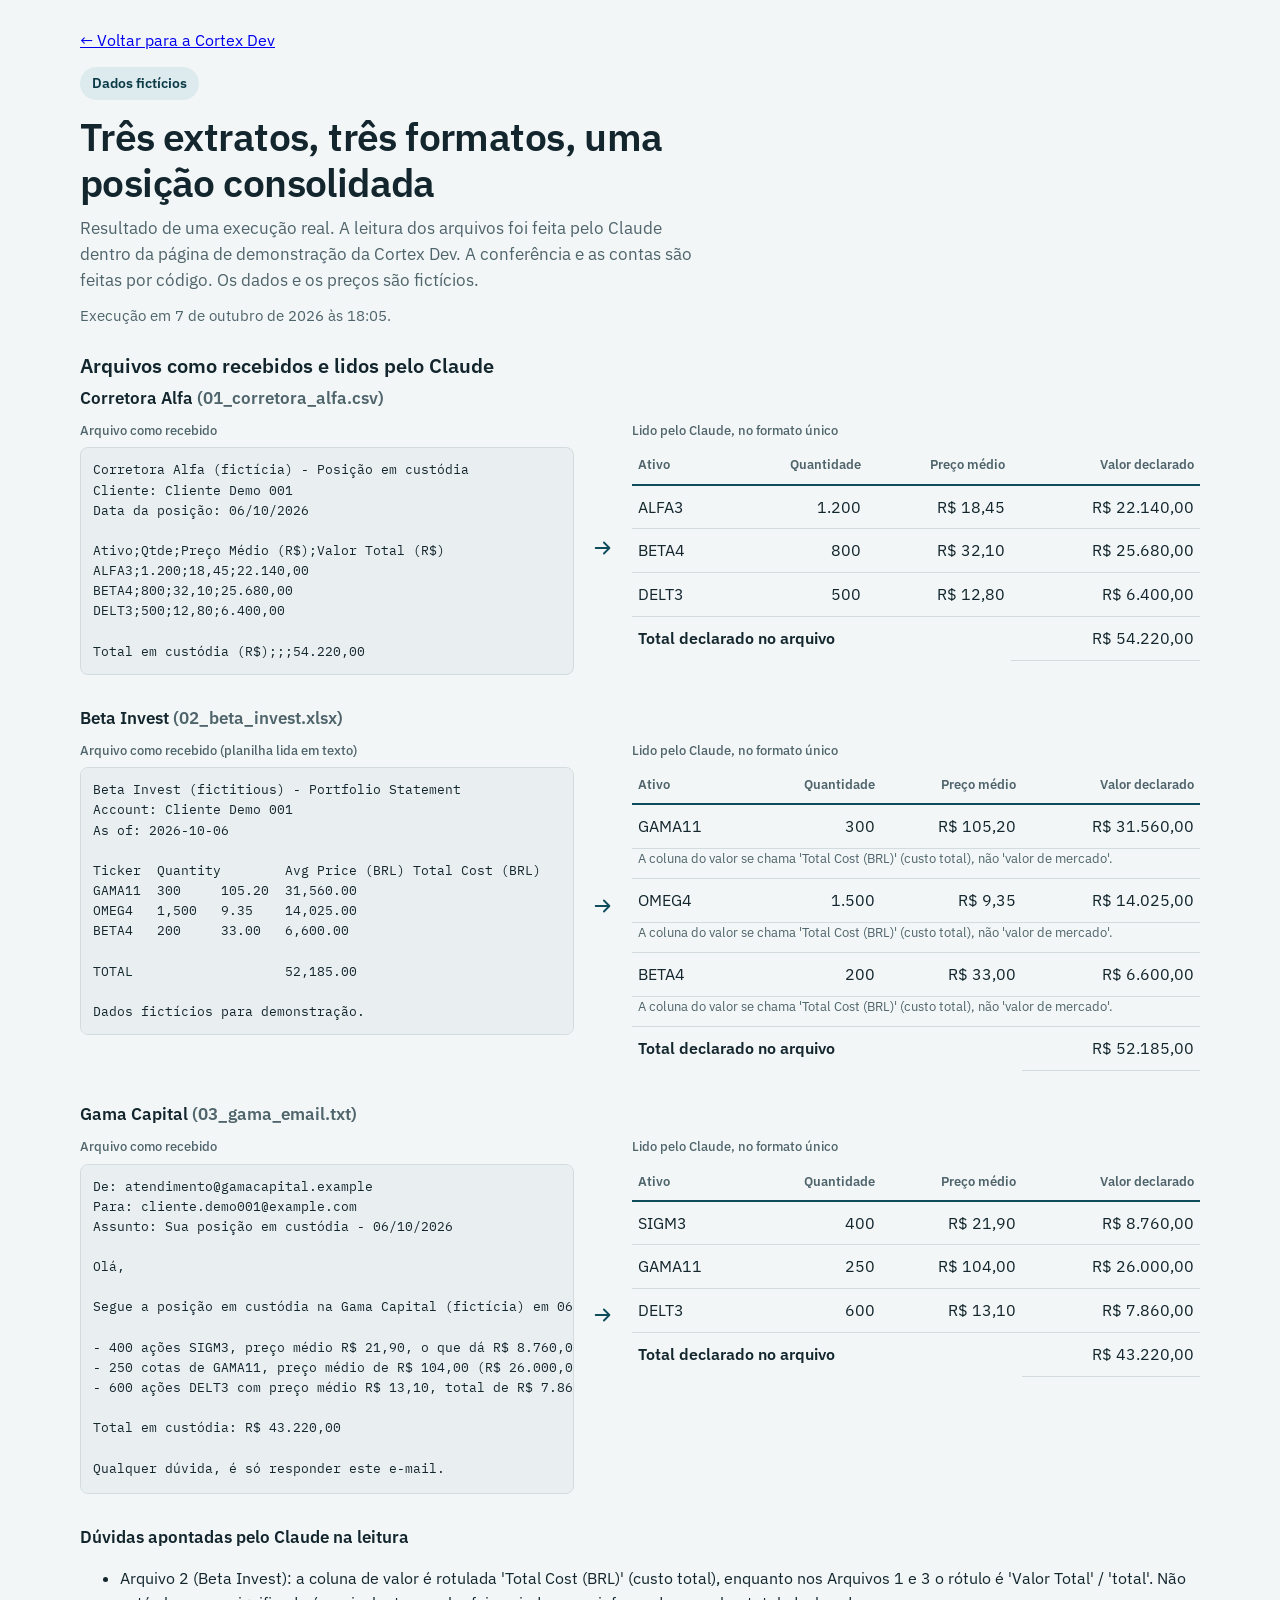
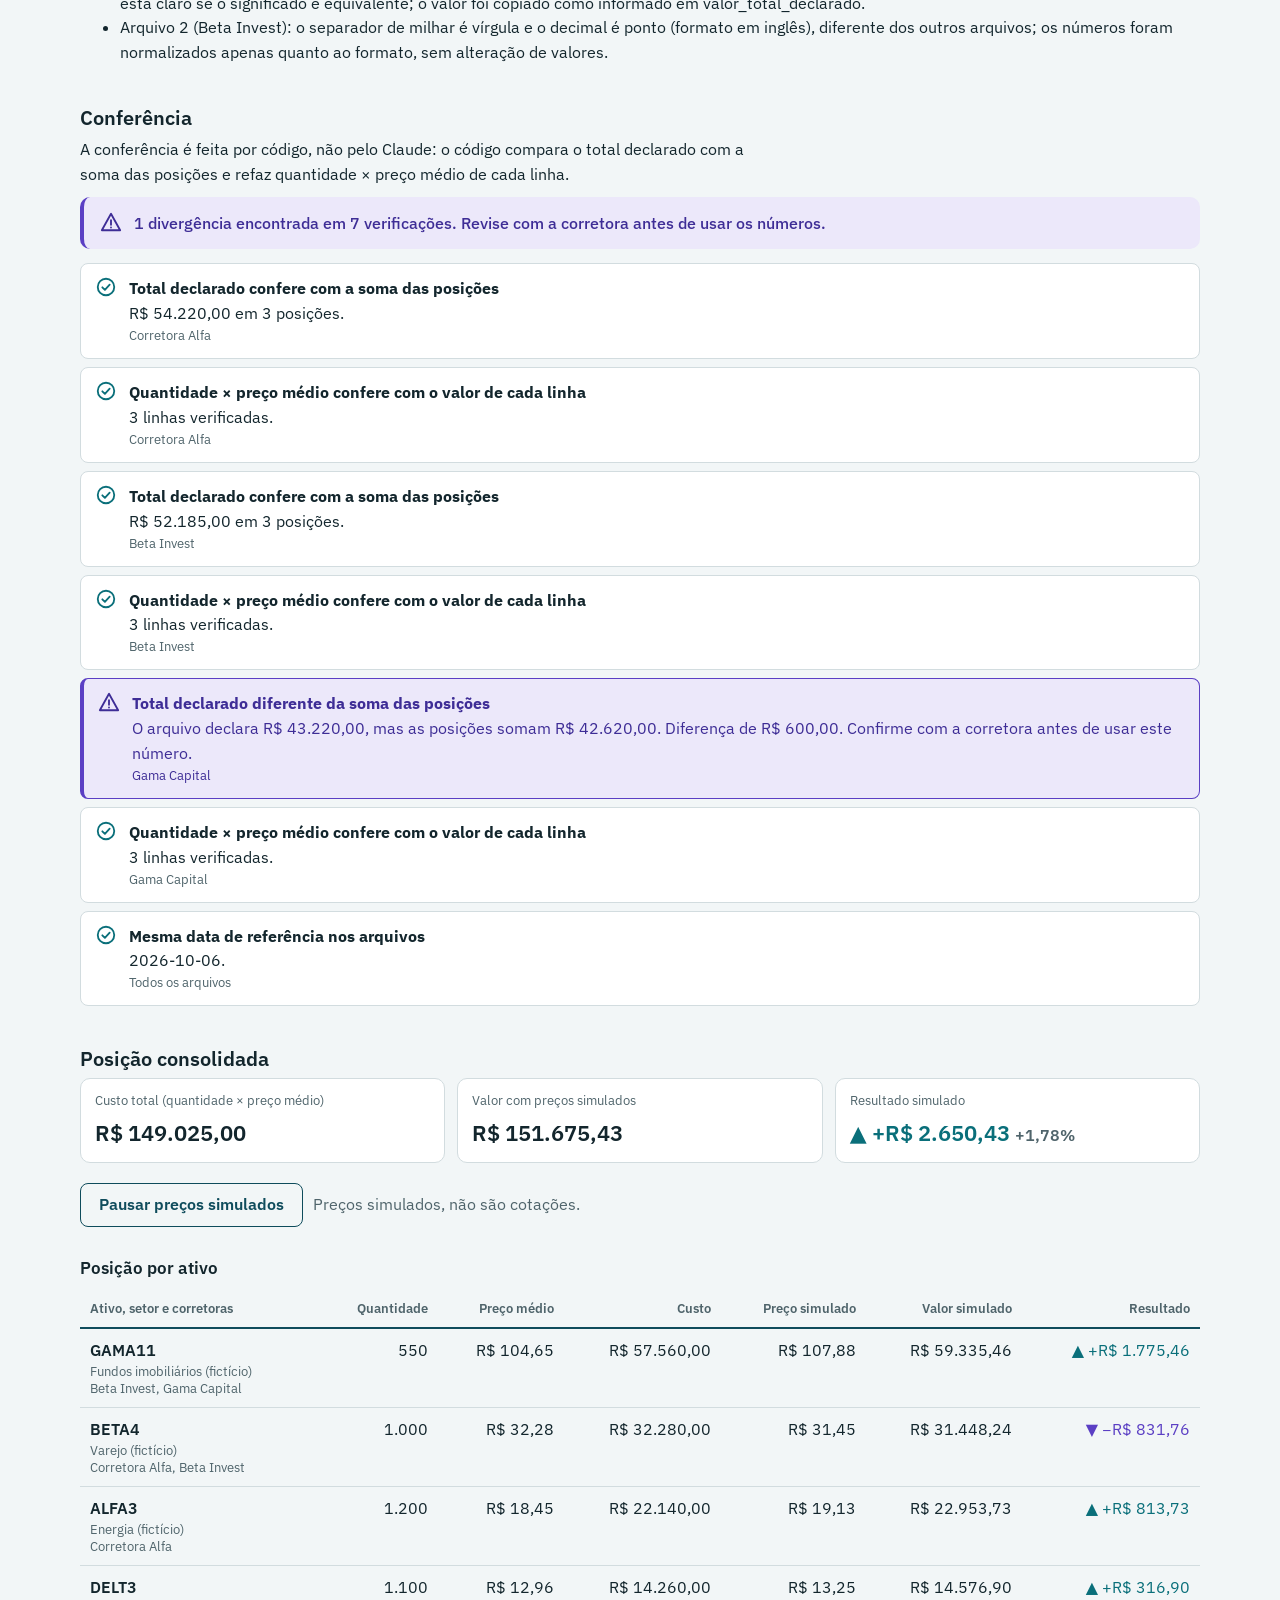
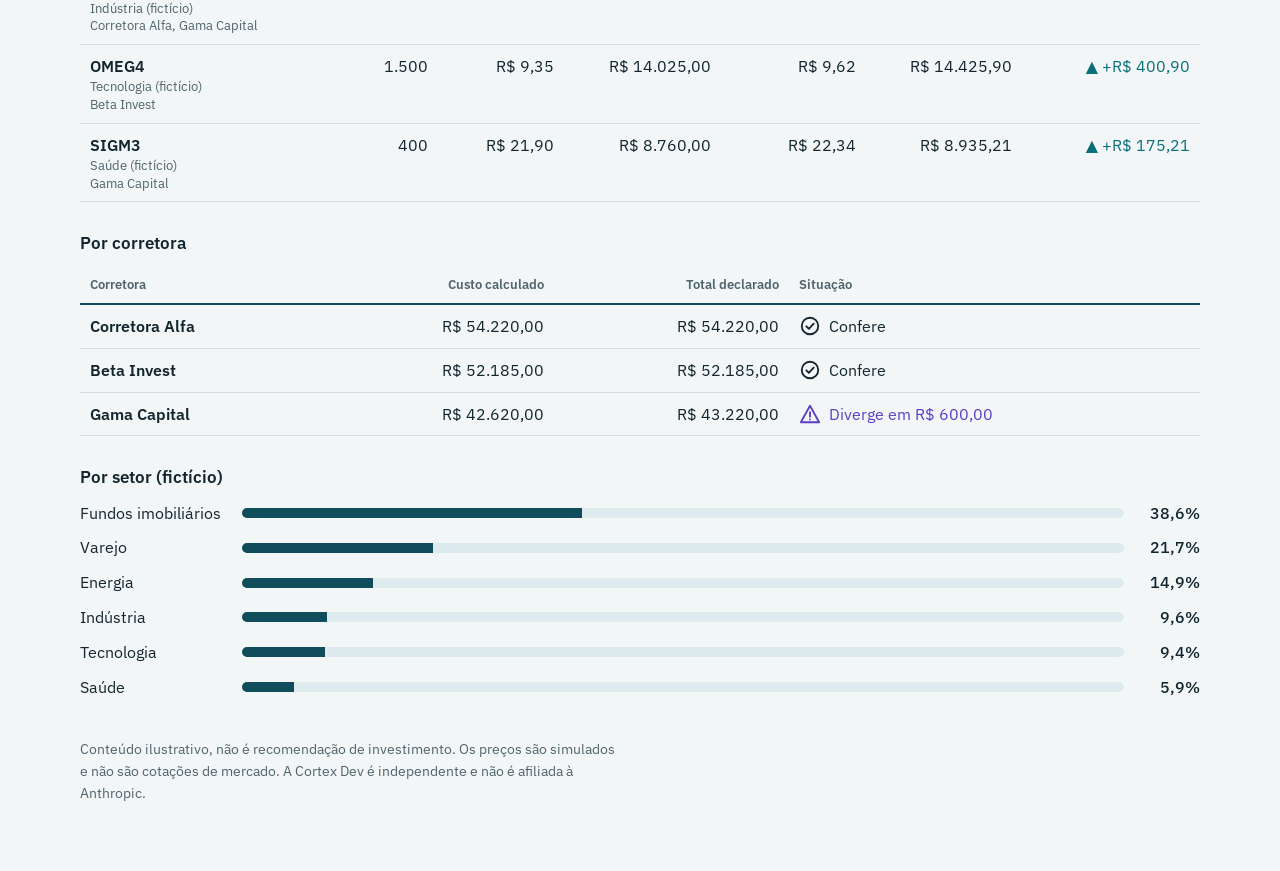
<file: demo/resultado/index.html>
<!doctype html><html lang="pt-BR"><head><meta charset="utf-8"><meta name="viewport" content="width=device-width, initial-scale=1, viewport-fit=cover"><title>Cortex Dev: demonstração de extratos em posição consolidada (dados fictícios)</title><meta name="description" content="Resultado de uma execução real com dados fictícios: o Claude leu três extratos em formatos diferentes e o código conferiu e consolidou a posição."><link rel="preconnect" href="https://fonts.googleapis.com"><link rel="preconnect" href="https://fonts.gstatic.com" crossorigin><link href="https://fonts.googleapis.com/css2?family=IBM+Plex+Mono:wght@400;500&family=IBM+Plex+Sans:wght@400;500;600&display=swap" rel="stylesheet"><style>
:root{
  --bg:#F2F6F7; --surface:#FFFFFF; --ink:#13262D; --muted:#4F646B; --line:#D2DCDF;
  --petrol:#0F4C5C; --petrol-ink:#FFFFFF; --petrol-soft:#DDEBEE; --petrol-text:#0B3A47;
  --slate-soft:#E4E9F1; --slate-text:#2B3A55;
  --pos:#0A6F7A; --neg:#5B3FC4;
  --alert-bg:#ECE8FA; --alert-text:#3E2D96; --alert-line:#5B3FC4;
  --raw-bg:#E9EEF1; --focus:#1B6FD1;
  color-scheme:light dark;
  box-sizing:border-box;
  padding-top:env(safe-area-inset-top,0px);
  padding-bottom:env(safe-area-inset-bottom,0px);
}
@media (prefers-color-scheme:dark){
  :root:not([data-theme="light"]){
    --bg:#0D1A1F; --surface:#14262D; --ink:#E5EFF1; --muted:#9FB4BA; --line:#27424C;
    --petrol:#3FA9B8; --petrol-ink:#04171B; --petrol-soft:#17363F; --petrol-text:#BFE4EA;
    --slate-soft:#1D2A3F; --slate-text:#C2CFE8;
    --pos:#5CCBD6; --neg:#B7A8FF;
    --alert-bg:#241F47; --alert-text:#D1C8FF; --alert-line:#8F7DFF;
    --raw-bg:#0F2127; --focus:#7DB6FF;
  }
}
:root[data-theme="dark"]{
  --bg:#0D1A1F; --surface:#14262D; --ink:#E5EFF1; --muted:#9FB4BA; --line:#27424C;
  --petrol:#3FA9B8; --petrol-ink:#04171B; --petrol-soft:#17363F; --petrol-text:#BFE4EA;
  --slate-soft:#1D2A3F; --slate-text:#C2CFE8;
  --pos:#5CCBD6; --neg:#B7A8FF;
  --alert-bg:#241F47; --alert-text:#D1C8FF; --alert-line:#8F7DFF;
  --raw-bg:#0F2127; --focus:#7DB6FF;
}
*,*::before,*::after{box-sizing:inherit}
[hidden]{display:none!important}
html{scroll-padding-top:env(safe-area-inset-top,0px);-webkit-text-size-adjust:100%}
body{margin:0;background:var(--bg);color:var(--ink);font:400 1rem/1.55 "IBM Plex Sans",system-ui,-apple-system,"Segoe UI",Roboto,sans-serif}
.wrap{max-width:1160px;margin:0 auto;padding:28px 20px 56px}
.sr-only{position:absolute;width:1px;height:1px;margin:-1px;padding:0;overflow:hidden;clip:rect(0,0,0,0);white-space:nowrap;border:0}
:focus-visible{outline:3px solid var(--focus);outline-offset:2px}
h1{font-size:clamp(1.6rem,1.15rem + 1.9vw,2.45rem);line-height:1.15;font-weight:600;letter-spacing:-.015em;margin:14px 0 10px;max-width:26ch}
h2{font-size:1.25rem;line-height:1.3;font-weight:600;margin:0 0 6px}
h3{font-size:1.0625rem;font-weight:600;margin:0 0 10px}
p{margin:0 0 10px;max-width:68ch}
.lede{font-size:1.0625rem;color:var(--muted);max-width:62ch}
.muted{color:var(--muted)}
.badge{display:inline-flex;align-items:center;gap:8px;margin:0;padding:6px 12px;border-radius:999px;background:var(--petrol-soft);color:var(--petrol-text);font-weight:600;font-size:.875rem}
.layout{display:grid;grid-template-columns:minmax(0,1fr);gap:24px;margin-top:26px}
@media (min-width:960px){.layout{grid-template-columns:250px minmax(0,1fr);gap:32px}}
.rail{list-style:none;margin:0;padding:0;display:grid;gap:10px}
@media (min-width:960px){.rail{position:sticky;top:calc(env(safe-area-inset-top,0px) + 16px)}}
.step{display:grid;grid-template-columns:30px minmax(0,1fr);gap:10px;padding:12px;border:1px solid var(--line);border-radius:10px;background:var(--surface)}
.step .n{width:30px;height:30px;border-radius:50%;display:grid;place-items:center;font-weight:600;font-size:.875rem;border:2px solid var(--line);color:var(--muted)}
.step[data-state="doing"] .n{border-color:var(--petrol);color:var(--petrol)}
.step[data-state="done"] .n{background:var(--petrol);border-color:var(--petrol);color:var(--petrol-ink)}
.step[data-state="blocked"] .n{border-style:dashed}
.step .t{font-weight:600;line-height:1.3}
.step .s{font-size:.8125rem;color:var(--muted);margin:2px 0 0}
.chip{display:inline-block;margin-left:6px;padding:1px 8px;border-radius:6px;font-size:.75rem;font-weight:600;vertical-align:1px}
.chip.claude{background:var(--petrol-soft);color:var(--petrol-text)}
.chip.code{background:var(--slate-soft);color:var(--slate-text)}
.card{background:var(--surface);border:1px solid var(--line);border-radius:14px;padding:20px}
.row{display:flex;flex-wrap:wrap;gap:10px;align-items:center;margin:14px 0}
.btn{font:inherit;font-weight:600;min-height:44px;padding:0 18px;border-radius:8px;border:1px solid var(--petrol);background:var(--petrol);color:var(--petrol-ink);cursor:pointer;display:inline-flex;align-items:center;justify-content:center;gap:8px}
.btn.secondary{background:transparent;color:var(--petrol)}
.btn:disabled{opacity:.5;cursor:not-allowed}
.filebtn{position:relative}
.filebtn:focus-within{outline:3px solid var(--focus);outline-offset:2px}
.files{list-style:none;margin:10px 0 0;padding:0;display:grid;gap:8px}
.files li{border:1px solid var(--line);border-radius:8px;padding:10px 12px}
.files summary{cursor:pointer;font-weight:500}
.files .meta{color:var(--muted);font-weight:400;margin-left:6px}
details>summary{cursor:pointer;font-weight:500;min-height:32px}
textarea,input[type="text"]{width:100%;font:inherit;padding:10px 12px;border:1px solid var(--line);border-radius:8px;background:var(--bg);color:var(--ink)}
textarea{font-family:"IBM Plex Mono",ui-monospace,monospace;font-size:.8125rem}
#status{min-height:1.5em;margin:6px 0 0;font-weight:500}
.tabs{display:flex;gap:4px;border-bottom:1px solid var(--line);overflow-x:auto;margin-top:26px}
.tab{min-height:44px;padding:0 14px;border:0;border-bottom:3px solid transparent;background:none;font:inherit;font-weight:500;color:var(--muted);cursor:pointer;white-space:nowrap}
.tab[aria-selected="true"]{color:var(--ink);border-bottom-color:var(--petrol)}
.panel{padding-top:20px}
.file{margin-bottom:30px}
.compare{display:grid;grid-template-columns:minmax(0,1fr);gap:12px;align-items:stretch}
@media (min-width:860px){.compare{grid-template-columns:minmax(0,1fr) 34px minmax(0,1.15fr)}}
.mid{display:grid;place-items:center;color:var(--petrol)}
@media (max-width:859px){.mid{transform:rotate(90deg);height:28px}}
.lab{font-size:.8125rem;color:var(--muted);margin:0 0 6px;font-weight:500}
.raw{background:var(--raw-bg);border:1px solid var(--line);border-radius:8px;padding:12px;margin:0;font:400 .8125rem/1.55 "IBM Plex Mono",ui-monospace,monospace;max-height:330px;overflow:auto;white-space:pre}
.scroll{overflow-x:auto}
.tbl{width:100%;border-collapse:collapse;font-variant-numeric:tabular-nums;min-width:420px}
.tbl thead th{text-align:left;font-weight:600;font-size:.8125rem;color:var(--muted);padding:8px 10px;border-bottom:2px solid var(--petrol);white-space:nowrap}
.tbl td,.tbl tbody th,.tbl tfoot th{padding:9px 10px;border-bottom:1px solid var(--line);vertical-align:top;text-align:left}
.tbl tbody th{font-weight:600;color:var(--ink);font-size:1rem}
.tbl .num{text-align:right;white-space:nowrap}
.tbl thead th.num{text-align:right}
.tbl tfoot th{color:var(--ink);border-bottom:0;font-weight:600}
.tbl .note{font-size:.8125rem;padding-top:0}
.tbl .sub2{display:block;font-weight:400;font-size:.8125rem;color:var(--muted);line-height:1.35}
.compare .tbl{min-width:0}
.compare .tbl thead th,.compare .tbl td,.compare .tbl tfoot th{padding-left:6px;padding-right:6px}
.sit{white-space:nowrap}
.sit svg{vertical-align:-5px;margin-right:4px}
.checks{list-style:none;margin:14px 0 0;padding:0;display:grid;gap:8px}
.check{display:grid;grid-template-columns:24px minmax(0,1fr);gap:10px;padding:12px 14px;border-radius:8px;border:1px solid var(--line);background:var(--surface)}
.check .who{font-size:.8125rem;color:var(--muted)}
.check.diverge{background:var(--alert-bg);color:var(--alert-text);border-color:var(--alert-line);border-left-width:4px}
.check.diverge .who{color:var(--alert-text)}
.check.ok svg{color:var(--pos)}
.check strong{display:block}
.summary-band{display:flex;gap:12px;align-items:flex-start;padding:14px 16px;border-radius:10px;background:var(--petrol-soft);color:var(--petrol-text);font-weight:500}
.summary-band.diverge{background:var(--alert-bg);color:var(--alert-text);border-left:4px solid var(--alert-line)}
.totals{display:grid;grid-template-columns:repeat(auto-fit,minmax(200px,1fr));gap:12px;margin:0 0 20px}
.totals>div{border:1px solid var(--line);border-radius:10px;padding:12px 14px;background:var(--surface)}
.totals dt{font-size:.8125rem;color:var(--muted);margin:0}
.totals dd{margin:4px 0 0;font-size:1.375rem;font-weight:600;font-variant-numeric:tabular-nums}
.pos{color:var(--pos)}.neg{color:var(--neg)}
.sectors{list-style:none;margin:0;padding:0;display:grid;gap:10px}
.sectors li{display:grid;grid-template-columns:150px minmax(0,1fr) 64px;gap:12px;align-items:center}
@media (max-width:560px){.sectors li{grid-template-columns:110px minmax(0,1fr) 56px}}
.bar{height:10px;border-radius:5px;background:var(--petrol-soft);overflow:hidden}
.bar>span{display:block;height:100%;background:var(--petrol)}
.sectors .p{text-align:right;font-variant-numeric:tabular-nums;font-weight:500}
.sub{margin:28px 0 10px}
.qa{display:grid;gap:12px;margin-top:16px}
.qa .q{font-weight:600;margin:0 0 4px}
.qa .a{white-space:pre-wrap;margin:0}
.qa>div{border-left:3px solid var(--petrol);padding:4px 0 4px 14px}
.out{white-space:pre-wrap;margin:14px 0 0;max-width:68ch}
.foot{margin-top:28px;font-size:.875rem}
.err{color:var(--alert-text);background:var(--alert-bg);border-left:4px solid var(--alert-line);padding:10px 12px;border-radius:8px;margin:10px 0}
.snapshot .layout{display:block}
.snapshot section.block{margin:0 0 40px}
.snapshot .stamp{color:var(--muted);font-size:.9375rem}
@media (prefers-reduced-motion:reduce){*{scroll-behavior:auto!important;transition:none!important;animation:none!important}}
</style></head><body class="snapshot"><div class="wrap"><p style="margin:0 0 14px"><a href="../../index.html">← Voltar para a Cortex Dev</a></p><header><p class="badge">Dados fictícios</p><h1>Três extratos, três formatos, uma posição consolidada</h1><p class="lede">Resultado de uma execução real. A leitura dos arquivos foi feita pelo Claude dentro da página de demonstração da Cortex Dev. A conferência e as contas são feitas por código. Os dados e os preços são fictícios.</p><p class="stamp">Execução em 7 de outubro de 2026 às 18:05.</p></header><div class="layout"><main><section class="block" aria-labelledby="s1"><h2 id="s1">Arquivos como recebidos e lidos pelo Claude</h2><section class="file" aria-labelledby="file-h0"><h3 id="file-h0">Corretora Alfa <span class="muted">(01_corretora_alfa.csv)</span></h3><div class="compare"><div><p class="lab">Arquivo como recebido</p><pre class="raw" tabindex="0">Corretora Alfa (fictícia) - Posição em custódia
Cliente: Cliente Demo 001
Data da posição: 06/10/2026

Ativo;Qtde;Preço Médio (R$);Valor Total (R$)
ALFA3;1.200;18,45;22.140,00
BETA4;800;32,10;25.680,00
DELT3;500;12,80;6.400,00

Total em custódia (R$);;;54.220,00
</pre></div><div class="mid" aria-hidden="true"><svg viewBox="0 0 24 24" width="22" height="22" aria-hidden="true" focusable="false"><path d="M4 12h15M13 6l6 6-6 6" fill="none" stroke="currentColor" stroke-width="2" stroke-linecap="round" stroke-linejoin="round"/></svg></div><div><p class="lab">Lido pelo Claude, no formato único</p><div class="scroll"><table class="tbl"><caption class="sr-only">Posições de Corretora Alfa no formato único</caption><thead><tr><th scope="col">Ativo</th><th scope="col" class="num">Quantidade</th><th scope="col" class="num">Preço médio</th><th scope="col" class="num">Valor declarado</th></tr></thead><tbody><tr><td>ALFA3</td><td class="num">1.200</td><td class="num">R$ 18,45</td><td class="num">R$ 22.140,00</td></tr><tr><td>BETA4</td><td class="num">800</td><td class="num">R$ 32,10</td><td class="num">R$ 25.680,00</td></tr><tr><td>DELT3</td><td class="num">500</td><td class="num">R$ 12,80</td><td class="num">R$ 6.400,00</td></tr></tbody><tfoot><tr><th scope="row" colspan="3">Total declarado no arquivo</th><td class="num">R$ 54.220,00</td></tr></tfoot></table></div></div></div></section><section class="file" aria-labelledby="file-h1"><h3 id="file-h1">Beta Invest <span class="muted">(02_beta_invest.xlsx)</span></h3><div class="compare"><div><p class="lab">Arquivo como recebido (planilha lida em texto)</p><pre class="raw" tabindex="0">Beta Invest (fictitious) - Portfolio Statement			
Account: Cliente Demo 001			
As of: 2026-10-06			
			
Ticker	Quantity	Avg Price (BRL)	Total Cost (BRL)
GAMA11	300	105.20	31,560.00
OMEG4	1,500	9.35	14,025.00
BETA4	200	33.00	6,600.00
			
TOTAL			52,185.00
			
Dados fictícios para demonstração.			</pre></div><div class="mid" aria-hidden="true"><svg viewBox="0 0 24 24" width="22" height="22" aria-hidden="true" focusable="false"><path d="M4 12h15M13 6l6 6-6 6" fill="none" stroke="currentColor" stroke-width="2" stroke-linecap="round" stroke-linejoin="round"/></svg></div><div><p class="lab">Lido pelo Claude, no formato único</p><div class="scroll"><table class="tbl"><caption class="sr-only">Posições de Beta Invest no formato único</caption><thead><tr><th scope="col">Ativo</th><th scope="col" class="num">Quantidade</th><th scope="col" class="num">Preço médio</th><th scope="col" class="num">Valor declarado</th></tr></thead><tbody><tr><td>GAMA11</td><td class="num">300</td><td class="num">R$ 105,20</td><td class="num">R$ 31.560,00</td></tr><tr><td colspan="4" class="muted note">A coluna do valor se chama &#39;Total Cost (BRL)&#39; (custo total), não &#39;valor de mercado&#39;.</td></tr><tr><td>OMEG4</td><td class="num">1.500</td><td class="num">R$ 9,35</td><td class="num">R$ 14.025,00</td></tr><tr><td colspan="4" class="muted note">A coluna do valor se chama &#39;Total Cost (BRL)&#39; (custo total), não &#39;valor de mercado&#39;.</td></tr><tr><td>BETA4</td><td class="num">200</td><td class="num">R$ 33,00</td><td class="num">R$ 6.600,00</td></tr><tr><td colspan="4" class="muted note">A coluna do valor se chama &#39;Total Cost (BRL)&#39; (custo total), não &#39;valor de mercado&#39;.</td></tr></tbody><tfoot><tr><th scope="row" colspan="3">Total declarado no arquivo</th><td class="num">R$ 52.185,00</td></tr></tfoot></table></div></div></div></section><section class="file" aria-labelledby="file-h2"><h3 id="file-h2">Gama Capital <span class="muted">(03_gama_email.txt)</span></h3><div class="compare"><div><p class="lab">Arquivo como recebido</p><pre class="raw" tabindex="0">De: atendimento@gamacapital.example
Para: cliente.demo001@example.com
Assunto: Sua posição em custódia - 06/10/2026

Olá,

Segue a posição em custódia na Gama Capital (fictícia) em 06 de outubro de 2026, conta do Cliente Demo 001:

- 400 ações SIGM3, preço médio R$ 21,90, o que dá R$ 8.760,00
- 250 cotas de GAMA11, preço médio de R$ 104,00 (R$ 26.000,00)
- 600 ações DELT3 com preço médio R$ 13,10, total de R$ 7.860,00

Total em custódia: R$ 43.220,00

Qualquer dúvida, é só responder este e-mail.

Atenciosamente,
Atendimento Gama Capital
</pre></div><div class="mid" aria-hidden="true"><svg viewBox="0 0 24 24" width="22" height="22" aria-hidden="true" focusable="false"><path d="M4 12h15M13 6l6 6-6 6" fill="none" stroke="currentColor" stroke-width="2" stroke-linecap="round" stroke-linejoin="round"/></svg></div><div><p class="lab">Lido pelo Claude, no formato único</p><div class="scroll"><table class="tbl"><caption class="sr-only">Posições de Gama Capital no formato único</caption><thead><tr><th scope="col">Ativo</th><th scope="col" class="num">Quantidade</th><th scope="col" class="num">Preço médio</th><th scope="col" class="num">Valor declarado</th></tr></thead><tbody><tr><td>SIGM3</td><td class="num">400</td><td class="num">R$ 21,90</td><td class="num">R$ 8.760,00</td></tr><tr><td>GAMA11</td><td class="num">250</td><td class="num">R$ 104,00</td><td class="num">R$ 26.000,00</td></tr><tr><td>DELT3</td><td class="num">600</td><td class="num">R$ 13,10</td><td class="num">R$ 7.860,00</td></tr></tbody><tfoot><tr><th scope="row" colspan="3">Total declarado no arquivo</th><td class="num">R$ 43.220,00</td></tr></tfoot></table></div></div></div></section><h3 class="sub">Dúvidas apontadas pelo Claude na leitura</h3><ul><li>Arquivo 2 (Beta Invest): a coluna de valor é rotulada &#39;Total Cost (BRL)&#39; (custo total), enquanto nos Arquivos 1 e 3 o rótulo é &#39;Valor Total&#39; / &#39;total&#39;. Não está claro se o significado é equivalente; o valor foi copiado como informado em valor_total_declarado.</li><li>Arquivo 2 (Beta Invest): o separador de milhar é vírgula e o decimal é ponto (formato em inglês), diferente dos outros arquivos; os números foram normalizados apenas quanto ao formato, sem alteração de valores.</li></ul></section><section class="block" aria-labelledby="s2"><h2 id="s2">Conferência</h2><p>A conferência é feita por código, não pelo Claude: o código compara o total declarado com a soma das posições e refaz quantidade × preço médio de cada linha.</p><div class="summary-band diverge"><svg viewBox="0 0 24 24" width="22" height="22" aria-hidden="true" focusable="false"><path d="M12 3 2 21h20L12 3z" fill="none" stroke="currentColor" stroke-width="2" stroke-linejoin="round"/><path d="M12 10v5M12 18v.01" stroke="currentColor" stroke-width="2" stroke-linecap="round"/></svg><div>1 divergência encontrada em 7 verificações. Revise com a corretora antes de usar os números.</div></div><ul class="checks"><li class="check ok"><svg viewBox="0 0 24 24" width="22" height="22" aria-hidden="true" focusable="false"><circle cx="12" cy="12" r="9" fill="none" stroke="currentColor" stroke-width="2"/><path d="m8 12.3 2.8 2.8L16 9.5" fill="none" stroke="currentColor" stroke-width="2" stroke-linecap="round" stroke-linejoin="round"/></svg><div><strong>Total declarado confere com a soma das posições</strong><span>R$ 54.220,00 em 3 posições.</span><div class="who">Corretora Alfa</div></div></li><li class="check ok"><svg viewBox="0 0 24 24" width="22" height="22" aria-hidden="true" focusable="false"><circle cx="12" cy="12" r="9" fill="none" stroke="currentColor" stroke-width="2"/><path d="m8 12.3 2.8 2.8L16 9.5" fill="none" stroke="currentColor" stroke-width="2" stroke-linecap="round" stroke-linejoin="round"/></svg><div><strong>Quantidade × preço médio confere com o valor de cada linha</strong><span>3 linhas verificadas.</span><div class="who">Corretora Alfa</div></div></li><li class="check ok"><svg viewBox="0 0 24 24" width="22" height="22" aria-hidden="true" focusable="false"><circle cx="12" cy="12" r="9" fill="none" stroke="currentColor" stroke-width="2"/><path d="m8 12.3 2.8 2.8L16 9.5" fill="none" stroke="currentColor" stroke-width="2" stroke-linecap="round" stroke-linejoin="round"/></svg><div><strong>Total declarado confere com a soma das posições</strong><span>R$ 52.185,00 em 3 posições.</span><div class="who">Beta Invest</div></div></li><li class="check ok"><svg viewBox="0 0 24 24" width="22" height="22" aria-hidden="true" focusable="false"><circle cx="12" cy="12" r="9" fill="none" stroke="currentColor" stroke-width="2"/><path d="m8 12.3 2.8 2.8L16 9.5" fill="none" stroke="currentColor" stroke-width="2" stroke-linecap="round" stroke-linejoin="round"/></svg><div><strong>Quantidade × preço médio confere com o valor de cada linha</strong><span>3 linhas verificadas.</span><div class="who">Beta Invest</div></div></li><li class="check diverge"><svg viewBox="0 0 24 24" width="22" height="22" aria-hidden="true" focusable="false"><path d="M12 3 2 21h20L12 3z" fill="none" stroke="currentColor" stroke-width="2" stroke-linejoin="round"/><path d="M12 10v5M12 18v.01" stroke="currentColor" stroke-width="2" stroke-linecap="round"/></svg><div><strong>Total declarado diferente da soma das posições</strong><span>O arquivo declara R$ 43.220,00, mas as posições somam R$ 42.620,00. Diferença de R$ 600,00. Confirme com a corretora antes de usar este número.</span><div class="who">Gama Capital</div></div></li><li class="check ok"><svg viewBox="0 0 24 24" width="22" height="22" aria-hidden="true" focusable="false"><circle cx="12" cy="12" r="9" fill="none" stroke="currentColor" stroke-width="2"/><path d="m8 12.3 2.8 2.8L16 9.5" fill="none" stroke="currentColor" stroke-width="2" stroke-linecap="round" stroke-linejoin="round"/></svg><div><strong>Quantidade × preço médio confere com o valor de cada linha</strong><span>3 linhas verificadas.</span><div class="who">Gama Capital</div></div></li><li class="check ok"><svg viewBox="0 0 24 24" width="22" height="22" aria-hidden="true" focusable="false"><circle cx="12" cy="12" r="9" fill="none" stroke="currentColor" stroke-width="2"/><path d="m8 12.3 2.8 2.8L16 9.5" fill="none" stroke="currentColor" stroke-width="2" stroke-linecap="round" stroke-linejoin="round"/></svg><div><strong>Mesma data de referência nos arquivos</strong><span>2026-10-06.</span><div class="who">Todos os arquivos</div></div></li></ul></section><section class="block" aria-labelledby="s3"><h2 id="s3">Posição consolidada</h2><dl class="totals"><div><dt>Custo total (quantidade × preço médio)</dt><dd>R$ 149.025,00</dd></div><div><dt>Valor com preços simulados</dt><dd data-live="mv"></dd></div><div><dt>Resultado simulado</dt><dd><span data-live="pnl"></span> <span class="muted" style="font-size:1rem" data-live="pct"></span></dd></div></dl><div class="row" style="margin-top:0"><button class="btn secondary" type="button" data-live="toggle">Pausar preços simulados</button><span class="muted">Preços simulados, não são cotações.</span></div><h3 class="sub">Posição por ativo</h3><div class="scroll"><table class="tbl" style="min-width:740px"><caption class="sr-only">Posição consolidada por ativo</caption><thead><tr><th scope="col">Ativo, setor e corretoras</th><th scope="col" class="num">Quantidade</th><th scope="col" class="num">Preço médio</th><th scope="col" class="num">Custo</th><th scope="col" class="num">Preço simulado</th><th scope="col" class="num">Valor simulado</th><th scope="col" class="num">Resultado</th></tr></thead><tbody><tr data-t="GAMA11" data-qty="550" data-cost="57560" data-base="107.8"><th scope="row">GAMA11<span class="sub2">Fundos imobiliários (fictício)</span><span class="sub2">Beta Invest, Gama Capital</span></th><td class="num">550</td><td class="num">R$ 104,65</td><td class="num">R$ 57.560,00</td><td class="num" data-cell="px"></td><td class="num" data-cell="mv"></td><td class="num" data-cell="pnl"></td></tr><tr data-t="BETA4" data-qty="1000" data-cost="32280" data-base="31.4"><th scope="row">BETA4<span class="sub2">Varejo (fictício)</span><span class="sub2">Corretora Alfa, Beta Invest</span></th><td class="num">1.000</td><td class="num">R$ 32,28</td><td class="num">R$ 32.280,00</td><td class="num" data-cell="px"></td><td class="num" data-cell="mv"></td><td class="num" data-cell="pnl"></td></tr><tr data-t="ALFA3" data-qty="1200" data-cost="22140" data-base="19.1"><th scope="row">ALFA3<span class="sub2">Energia (fictício)</span><span class="sub2">Corretora Alfa</span></th><td class="num">1.200</td><td class="num">R$ 18,45</td><td class="num">R$ 22.140,00</td><td class="num" data-cell="px"></td><td class="num" data-cell="mv"></td><td class="num" data-cell="pnl"></td></tr><tr data-t="DELT3" data-qty="1100" data-cost="14260" data-base="13.25"><th scope="row">DELT3<span class="sub2">Indústria (fictício)</span><span class="sub2">Corretora Alfa, Gama Capital</span></th><td class="num">1.100</td><td class="num">R$ 12,96</td><td class="num">R$ 14.260,00</td><td class="num" data-cell="px"></td><td class="num" data-cell="mv"></td><td class="num" data-cell="pnl"></td></tr><tr data-t="OMEG4" data-qty="1500" data-cost="14025" data-base="9.6"><th scope="row">OMEG4<span class="sub2">Tecnologia (fictício)</span><span class="sub2">Beta Invest</span></th><td class="num">1.500</td><td class="num">R$ 9,35</td><td class="num">R$ 14.025,00</td><td class="num" data-cell="px"></td><td class="num" data-cell="mv"></td><td class="num" data-cell="pnl"></td></tr><tr data-t="SIGM3" data-qty="400" data-cost="8760" data-base="22.3"><th scope="row">SIGM3<span class="sub2">Saúde (fictício)</span><span class="sub2">Gama Capital</span></th><td class="num">400</td><td class="num">R$ 21,90</td><td class="num">R$ 8.760,00</td><td class="num" data-cell="px"></td><td class="num" data-cell="mv"></td><td class="num" data-cell="pnl"></td></tr></tbody></table></div><h3 class="sub">Por corretora</h3><div class="scroll"><table class="tbl"><caption class="sr-only">Custo calculado por corretora contra o total declarado</caption><thead><tr><th scope="col">Corretora</th><th scope="col" class="num">Custo calculado</th><th scope="col" class="num">Total declarado</th><th scope="col">Situação</th></tr></thead><tbody><tr><th scope="row">Corretora Alfa</th><td class="num">R$ 54.220,00</td><td class="num">R$ 54.220,00</td><td class="sit "><svg viewBox="0 0 24 24" width="22" height="22" aria-hidden="true" focusable="false"><circle cx="12" cy="12" r="9" fill="none" stroke="currentColor" stroke-width="2"/><path d="m8 12.3 2.8 2.8L16 9.5" fill="none" stroke="currentColor" stroke-width="2" stroke-linecap="round" stroke-linejoin="round"/></svg> Confere</td></tr><tr><th scope="row">Beta Invest</th><td class="num">R$ 52.185,00</td><td class="num">R$ 52.185,00</td><td class="sit "><svg viewBox="0 0 24 24" width="22" height="22" aria-hidden="true" focusable="false"><circle cx="12" cy="12" r="9" fill="none" stroke="currentColor" stroke-width="2"/><path d="m8 12.3 2.8 2.8L16 9.5" fill="none" stroke="currentColor" stroke-width="2" stroke-linecap="round" stroke-linejoin="round"/></svg> Confere</td></tr><tr><th scope="row">Gama Capital</th><td class="num">R$ 42.620,00</td><td class="num">R$ 43.220,00</td><td class="sit neg"><svg viewBox="0 0 24 24" width="22" height="22" aria-hidden="true" focusable="false"><path d="M12 3 2 21h20L12 3z" fill="none" stroke="currentColor" stroke-width="2" stroke-linejoin="round"/><path d="M12 10v5M12 18v.01" stroke="currentColor" stroke-width="2" stroke-linecap="round"/></svg> Diverge em R$ 600,00</td></tr></tbody></table></div><h3 class="sub">Por setor (fictício)</h3><ul class="sectors"><li><span>Fundos imobiliários</span><div class="bar" aria-hidden="true"><span style="width:38.6%"></span></div><span class="p">38,6%</span></li><li><span>Varejo</span><div class="bar" aria-hidden="true"><span style="width:21.7%"></span></div><span class="p">21,7%</span></li><li><span>Energia</span><div class="bar" aria-hidden="true"><span style="width:14.9%"></span></div><span class="p">14,9%</span></li><li><span>Indústria</span><div class="bar" aria-hidden="true"><span style="width:9.6%"></span></div><span class="p">9,6%</span></li><li><span>Tecnologia</span><div class="bar" aria-hidden="true"><span style="width:9.4%"></span></div><span class="p">9,4%</span></li><li><span>Saúde</span><div class="bar" aria-hidden="true"><span style="width:5.9%"></span></div><span class="p">5,9%</span></li></ul></section><p class="foot muted">Conteúdo ilustrativo, não é recomendação de investimento. Os preços são simulados e não são cotações de mercado. A Cortex Dev é independente e não é afiliada à Anthropic.</p></main></div></div><script>function fmtBRL(n){ return new Intl.NumberFormat('pt-BR',{style:'currency',currency:'BRL'}).format(n); }
function fmtNum(n,d){ d = d==null ? 2 : d; return new Intl.NumberFormat('pt-BR',{minimumFractionDigits:d,maximumFractionDigits:d}).format(n); }
function fmtPct(n){ return (n>=0?'+':'\u2212') + fmtNum(Math.abs(n),2) + '%'; }
function attachLive(root){
  var rows = Array.prototype.slice.call(root.querySelectorAll('tr[data-t]'));
  var q = function(k){ return root.querySelector('[data-live="'+k+'"]'); };
  var elMv=q('mv'), elPnl=q('pnl'), elPct=q('pct'), btn=q('toggle');
  var items = rows.map(function(r){
    return { qty:+r.dataset.qty, cost:+r.dataset.cost, px:+r.dataset.base,
      pxEl:r.querySelector('[data-cell="px"]'), mvEl:r.querySelector('[data-cell="mv"]'), pnlEl:r.querySelector('[data-cell="pnl"]') };
  });
  var costTotal = items.reduce(function(s,i){return s+i.cost;},0);
  var timer = null;
  function signed(v){ return v===0 ? '\u2014' : ((v>0?'\u25B2 +':'\u25BC \u2212') + fmtBRL(Math.abs(v))); }
  function paint(){
    var mv=0;
    items.forEach(function(i){
      var v=i.qty*i.px, p=v-i.cost; mv+=v;
      i.pxEl.textContent=fmtBRL(i.px); i.mvEl.textContent=fmtBRL(v);
      i.pnlEl.textContent=signed(p); i.pnlEl.className='num '+(p>0?'pos':(p<0?'neg':''));
    });
    var pnl=mv-costTotal;
    if(elMv) elMv.textContent=fmtBRL(mv);
    if(elPnl){ elPnl.textContent=signed(pnl); elPnl.className=pnl>0?'pos':(pnl<0?'neg':''); }
    if(elPct) elPct.textContent = costTotal ? fmtPct(pnl/costTotal*100) : '\u2014';
  }
  function step(){ items.forEach(function(i){ i.px = i.px*(1+(Math.random()-0.5)*0.004); }); paint(); }
  function start(){ if(timer) return; timer=setInterval(step,1500); if(btn){btn.textContent='Pausar preços simulados';} }
  function stop(){ if(timer){clearInterval(timer);timer=null;} if(btn){btn.textContent='Retomar preços simulados';} }
  if(btn) btn.addEventListener('click',function(){ timer ? stop() : start(); });
  paint();
  var reduce = window.matchMedia && window.matchMedia('(prefers-reduced-motion: reduce)').matches;
  if(reduce) stop(); else start();
  return { stop:stop };
}
attachLive(document);</script></body></html>
</file>
<file: assets/css/style.css>
:root{--bg:#F6F8FB;--sf:#fff;--tint:#E8EEF8;--ln:#DDE3EC;--tx:#0F1B2D;--tx2:#44546A;--navy:#14284B;--ac:#2457C5;--sh:0 1px 2px rgba(15,27,45,.06)}
*{box-sizing:border-box}html{scroll-behavior:smooth;scroll-padding-top:80px}
@media(prefers-reduced-motion:reduce){html{scroll-behavior:auto}*{transition:none!important;animation:none!important}}
body{margin:0;background:var(--bg);color:var(--tx);font:400 17px/1.6 Inter,system-ui,sans-serif;-webkit-font-smoothing:antialiased}
[hidden]{display:none!important}
a{color:var(--ac);text-underline-offset:3px}a:hover{color:var(--navy)}
:focus-visible{outline:3px solid var(--ac);outline-offset:3px;border-radius:4px}
h1,h2,h3{font-family:"Source Serif 4",Georgia,serif;font-weight:600;line-height:1.15;margin:0;letter-spacing:-.015em}
h1{font-size:38px}h2{font-size:30px}h3{font-size:1.2rem;line-height:1.3}
@media(min-width:900px){h1{font-size:56px;line-height:1.08}h2{font-size:38px}}
h1 em{font-style:normal}
p{margin:0}.wrap{max-width:1160px;margin:0 auto;padding:0 24px}
section{padding:64px 0}@media(min-width:900px){section{padding:96px 0}}
.s-w{background:var(--sf)}.s-b{background:var(--bg)}.s-t{background:var(--tint)}
.s-d{background:var(--navy);color:#fff}.s-d h2,.s-d h3{color:#fff}.s-d .lead{color:#C9D6EC}
.lead{color:var(--tx2);max-width:62ch;margin-top:16px}.sec-h{margin-bottom:40px}
.skip{position:absolute;left:-999px;top:8px;background:var(--navy);color:#fff;padding:8px 14px;border-radius:8px;z-index:99}.skip:focus{left:8px}
header.top{position:sticky;top:0;z-index:20;background:#fff;border-bottom:1px solid var(--ln)}
.bar{display:flex;align-items:center;gap:20px;height:68px}
.logo{white-space:nowrap;flex:none;font-family:"Source Serif 4",Georgia,serif;font-weight:500;font-size:1.3rem;color:var(--tx2);text-decoration:none;margin-right:auto;letter-spacing:-.01em}.logo span{color:var(--navy);font-weight:700}
nav.main{display:none;gap:26px}nav.main a{color:var(--tx2);text-decoration:none;font-size:.95rem;font-weight:500}nav.main a:hover{color:var(--navy)}
.lang{font-size:.9rem;color:var(--tx2);text-decoration:none;border:1px solid #C9D2E0;padding:4px 10px;border-radius:6px}
details.menu{position:relative}details.menu summary{list-style:none;cursor:pointer;border:1px solid #C9D2E0;border-radius:8px;padding:9px 14px;font-size:.9rem;font-weight:500}
details.menu summary::-webkit-details-marker{display:none}
details.menu div{position:absolute;right:0;top:50px;background:#fff;border:1px solid var(--ln);border-radius:12px;padding:8px;display:grid;min-width:240px;box-shadow:0 8px 24px rgba(15,27,45,.10)}
details.menu a{padding:11px 12px;color:var(--tx);text-decoration:none;border-radius:6px}details.menu a:hover{background:var(--bg)}
header .btn.hide-m{display:none}
@media(min-width:960px){nav.main{display:flex}details.menu{display:none}header .btn.hide-m{display:inline-flex}}
.btn{display:inline-flex;align-items:center;justify-content:center;min-height:48px;padding:10px 22px;border-radius:8px;font:500 1rem/1.2 Inter,sans-serif;text-decoration:none;border:1px solid var(--navy);transition:background .15s,border-color .15s}
.btn.p{background:var(--navy);color:#fff}.btn.p:hover{background:#0C1B36;border-color:#0C1B36;color:#fff}
.btn.s{background:#fff;color:var(--navy);border-color:#C9D2E0}.btn.s:hover{border-color:var(--navy);color:var(--navy)}
.btns{display:flex;flex-wrap:wrap;gap:12px}.micro{font-size:.9rem;color:var(--tx2);margin-top:16px;max-width:54ch}
.b{display:inline-flex;align-items:center;font-size:.8rem;font-weight:500;padding:2px 10px;border-radius:6px;line-height:1.6;white-space:nowrap;background:var(--tint);color:var(--navy)}
.b.cl{background:#D6E4FF;color:#14284B}.b.cd{background:#E2E5EA;color:#2B3748}.b.vc{background:#fff;color:var(--navy);border:1px solid #C9D2E0}

.hero{padding:48px 0 56px}@media(min-width:900px){.hero{padding:80px 0 88px}}
.hero .wrap{animation:fade .5s ease both}@keyframes fade{from{opacity:0}to{opacity:1}}
.hero-g{display:grid;gap:48px;align-items:center}@media(min-width:960px){.hero-g{grid-template-columns:repeat(12,1fr);gap:24px}.hero-g>div:first-child{grid-column:1/7}.hero-g>figure{grid-column:7/13}}
.hero h1{margin-bottom:20px}.hero .lead{margin:0 0 28px;font-size:1.1rem}
.frame{margin:0;background:#fff;border:1px solid var(--ln);border-radius:12px;box-shadow:0 8px 24px rgba(15,27,45,.10);overflow:hidden}
.frame img{display:block;width:100%}
.mock-h{display:flex;justify-content:space-between;align-items:center;gap:8px;padding:12px 16px;border-bottom:1px solid var(--ln);font-size:.82rem;color:var(--tx2);flex-wrap:wrap;font-weight:500}
.ba{display:grid}@media(min-width:620px){.ba{grid-template-columns:1fr 1fr}.ba>div+div{border-left:1px solid var(--ln)}}
.ba>div{padding:16px;min-width:0}.ba>div+div{border-top:1px solid var(--ln)}@media(min-width:620px){.ba>div+div{border-top:0}}
.cap{font-size:.78rem;font-weight:600;color:var(--tx2);margin-bottom:10px;display:block}
pre{margin:0;font:400 .76rem/1.6 "IBM Plex Mono",ui-monospace,monospace;white-space:pre-wrap;word-break:break-word;background:var(--bg);border:1px solid var(--ln);border-radius:8px;padding:12px;color:var(--tx)}
table{width:100%;border-collapse:collapse;font-size:.85rem;font-variant-numeric:tabular-nums}
th,td{padding:8px 6px;border-bottom:1px solid var(--ln);text-align:left}th{font-weight:600;color:var(--tx2);font-size:.76rem}td.n,th.n{text-align:right}
tr.flag td{background:var(--tint);color:var(--navy);font-weight:600}tr:last-child td{border-bottom:0}
.note,figcaption{font-size:.82rem;color:var(--tx2);padding:12px 16px;border-top:1px solid var(--ln)}

.strip{padding:0;border-block:1px solid var(--ln)}.strip ul{list-style:none;margin:0;padding:22px 0;display:grid;gap:14px}@media(min-width:760px){.strip ul{grid-template-columns:repeat(3,1fr);gap:24px}}
.strip li{display:flex;align-items:center;gap:12px;font-weight:500}
.ic{width:20px;height:20px;flex:none;fill:none;stroke:var(--navy);stroke-width:1.6;stroke-linecap:round;stroke-linejoin:round}

.grid{display:grid;gap:20px;grid-template-columns:minmax(0,1fr)}@media(min-width:700px){.g2{grid-template-columns:repeat(2,minmax(0,1fr))}.g3{grid-template-columns:repeat(3,minmax(0,1fr))}}
.card{background:#fff;border:1px solid var(--ln);border-radius:12px;padding:24px;box-shadow:var(--sh);transition:border-color .15s}.card:hover{border-color:#B8C4D8}
.card h3{margin-bottom:8px;color:var(--tx)}.card p{color:var(--tx2);font-size:.97rem}.card .ic{margin-bottom:14px}
.num{display:inline-grid;place-items:center;width:32px;height:32px;border-radius:50%;background:var(--tint);color:var(--navy);font-weight:600;font-size:.9rem;margin-bottom:14px;font-variant-numeric:tabular-nums}
.steps{list-style:none;padding:0;margin:0;display:grid;gap:16px}@media(min-width:900px){.steps{grid-template-columns:repeat(5,1fr)}}
.steps li{background:#fff;border:1px solid var(--ln);border-radius:12px;padding:20px;box-shadow:var(--sh)}.steps p{font-size:.97rem}
.closer{margin-top:32px;font-family:"Source Serif 4",Georgia,serif;font-weight:600;font-size:1.4rem}
.flow{list-style:none;margin:28px 0 0;padding:0;display:grid;gap:10px}@media(min-width:900px){.flow{grid-template-columns:repeat(5,1fr)}}
.flow li{border:1px solid var(--ln);background:#fff;border-radius:12px;padding:16px;display:grid;gap:10px;justify-items:start;font-weight:500;font-size:.95rem}
.demo-top{display:flex;flex-wrap:wrap;gap:12px;align-items:center;margin-bottom:12px}
.video iframe,.video video{width:100%;aspect-ratio:16/9;border:0;border-radius:12px;background:#000}
.prev{width:100%;display:block;border:1px solid var(--ln);border-radius:12px;margin-top:28px;box-shadow:0 8px 24px rgba(15,27,45,.10)}

.dflow{list-style:none;margin:8px 0 48px;padding:0;position:relative;display:grid;gap:28px}
.dflow:before{content:"";position:absolute;left:6px;top:8px;bottom:8px;width:1px;background:#4B6290}
.dflow li{position:relative;padding-left:40px;display:grid;gap:8px;justify-items:start}
.dflow li:before{content:"";position:absolute;left:0;top:5px;width:13px;height:13px;border-radius:50%;background:var(--navy);border:2px solid #fff}
.dflow strong{font-weight:600}.dflow span.t{color:#C9D6EC;font-size:.95rem}
@media(min-width:900px){.dflow{grid-template-columns:repeat(4,1fr);gap:24px}.dflow:before{left:0;right:0;top:6px;bottom:auto;width:auto;height:1px}.dflow li{padding:32px 0 0}.dflow li:before{top:0}}
.s-d .card{border-color:transparent}.sec-box{margin-top:32px;background:#fff;color:var(--tx);border-radius:12px;padding:28px}.sec-box h3{color:var(--tx)}

.chk{list-style:none;margin:0;padding:0;display:grid;gap:10px}.chk li{padding-left:26px;position:relative;font-size:.97rem}
.chk li:before{content:"";position:absolute;left:3px;top:.38em;width:6px;height:11px;border:solid var(--ac);border-width:0 2px 2px 0;transform:rotate(45deg)}
.chk.no li{color:var(--tx2)}.chk.no li:before{border:0;transform:none;width:10px;height:2px;background:#9AA7BA;top:.8em;left:2px}
.pk{display:flex;flex-direction:column;gap:20px}.pk .price{font-family:"Source Serif 4",Georgia,serif;font-size:2.8rem;font-weight:600;font-variant-numeric:tabular-nums;line-height:1.05;letter-spacing:-.02em}
.pk .price small{font-family:Inter,sans-serif;font-size:.85rem;font-weight:500;color:var(--tx2);display:block;margin-bottom:6px;letter-spacing:0}
.pk h4{margin:0 0 10px;font-size:.88rem;font-weight:600;color:var(--navy)}.pk .btn{margin-top:auto;width:100%}
.who{display:grid;gap:36px;align-items:start}@media(min-width:800px){.who.ph{grid-template-columns:240px 1fr}}
.who img{width:100%;max-width:240px;border-radius:12px;display:block;border:1px solid var(--ln);aspect-ratio:1;object-fit:cover}
.links{display:flex;flex-wrap:wrap;gap:8px 22px;margin:18px 0}.mt{margin-top:28px}
details.q{background:#fff;border:1px solid var(--ln);border-radius:12px;margin-bottom:10px}
details.q summary{cursor:pointer;padding:18px 52px 18px 20px;font-weight:600;list-style:none;position:relative}
details.q summary::-webkit-details-marker{display:none}
details.q summary:before,details.q summary:after{content:"";position:absolute;right:22px;top:50%;width:12px;height:2px;background:var(--navy);margin-top:-1px}
details.q summary:after{transform:rotate(90deg);transition:transform .15s}details.q[open] summary:after{transform:none}
details.q p{padding:0 20px 20px;color:var(--tx2);max-width:68ch}
.disc{font-size:.85rem;color:var(--tx2);margin-top:18px}
footer{background:var(--navy);color:#C9D6EC;padding:56px 0 40px;font-size:.95rem}
footer .wrap{display:grid;gap:36px}footer .cols{display:grid;gap:28px}@media(min-width:760px){footer .cols{grid-template-columns:repeat(3,1fr)}}
footer h2{font-family:Inter,sans-serif;font-size:.8rem;font-weight:600;color:#fff;letter-spacing:0;margin-bottom:12px}
footer nav{display:grid;gap:8px}footer a{color:#DCE6FA}footer a:hover{color:#fff}footer p{border-top:1px solid #2F4472;padding-top:24px;font-size:.88rem;max-width:80ch}
.center{min-height:70vh;display:grid;place-content:center;text-align:center;gap:20px;padding:40px 20px;justify-items:center}


@view-transition{navigation:auto}
:root{--e:cubic-bezier(.2,.7,.2,1)}
header.top{transition:box-shadow .3s}header.top.sc{box-shadow:0 1px 8px rgba(15,27,45,.08)}
#prog{position:absolute;left:0;bottom:-1px;height:2px;width:100%;background:var(--ac);transform:scaleX(0);transform-origin:left}
nav.main a{padding:6px 0;border-bottom:2px solid transparent}nav.main a[aria-current]{color:var(--navy);border-bottom-color:var(--ac)}
.btn{transition:background .2s,border-color .2s,transform .2s var(--e)}.btn:hover{transform:translateY(-1px)}.btn:active{transform:scale(.98)}
.btn:after{content:"→";margin-left:8px;display:inline-block;transition:transform .25s var(--e)}.btn:hover:after{transform:translateX(4px)}
.card{transition:border-color .3s,transform .3s var(--e)}.card:hover{transform:translateY(-2px);border-color:var(--ac)}
.strip [data-count]{color:var(--ac);font-weight:600;font-variant-numeric:tabular-nums}
.js:not(.rm) .rv{opacity:0;transform:translateY(16px);transition:opacity .5s var(--e),transform .5s var(--e)}
.js:not(.rm) .rv.in{opacity:1;transform:none}
.js:not(.rm) .pk .chk:not(.no) li:before{transform:rotate(45deg) scale(0);transition:transform .35s var(--e)}
.js:not(.rm) .pk.seen .chk:not(.no) li:before{transform:rotate(45deg) scale(1)}
.pk .chk li:nth-child(2):before{transition-delay:.1s}.pk .chk li:nth-child(3):before{transition-delay:.2s}.pk .chk li:nth-child(4):before{transition-delay:.3s}.pk .chk li:nth-child(5):before{transition-delay:.4s}

.dflow{overflow:hidden}.dflow li:before{background:#fff}.dflow li .t{display:block}
.js:not(.rm) .dflow:before{transform:scaleY(0);transform-origin:top;transition:transform .9s var(--e)}.js:not(.rm) .dflow.go:before{transform:none}
.js:not(.rm) .dflow li:before{background:var(--navy);transition:background .3s}
.js:not(.rm) .dflow.go li:before{background:#fff;transition-delay:calc(var(--i)*250ms + 500ms)}
.dflow:after{content:"";position:absolute;left:0;top:0;bottom:0;width:13px;background:radial-gradient(circle at 6.5px bottom,#fff 0 4px,transparent 5px);opacity:0;pointer-events:none}
.js:not(.rm) .dflow.go:after{opacity:1;animation:dotv 4.5s 1.5s infinite cubic-bezier(.45,0,.2,1)}@keyframes dotv{from{transform:translateY(-100%)}to{transform:none}}
@media(min-width:900px){.js:not(.rm) .dflow:before{transform:scaleX(0);transform-origin:left}.js:not(.rm) .dflow.go:before{transform:none}
.dflow:after{right:0;bottom:auto;width:auto;height:13px;background:radial-gradient(circle at right 6.5px,#fff 0 4px,transparent 5px)}
.js:not(.rm) .dflow.go:after{animation-name:doth}}@keyframes doth{from{transform:translateX(-100%)}to{transform:none}}

details.q p{padding:0 20px 20px}
details.q[open] summary:after{transform:none}
.js:not(.rm) details.q .a{display:grid;grid-template-rows:0fr;transition:grid-template-rows .35s var(--e)}
.js:not(.rm) details.q.show .a{grid-template-rows:1fr}.js:not(.rm) details.q .a>div{overflow:hidden}
.js:not(.rm) details.q summary:after{transform:rotate(90deg);transition:transform .3s var(--e)}.js:not(.rm) details.q.show summary:after{transform:none}

.flow li .t{font-weight:400;color:var(--tx2);font-size:.9rem}.flow li{align-content:start}
.prose{max-width:760px}.prose h1{margin-bottom:8px}.prose h2{font-size:1.5rem;margin:36px 0 10px}.prose p,.prose li{color:var(--tx2)}.prose ul{padding-left:20px;display:grid;gap:6px;margin:10px 0}.prose p{margin-top:8px}.upd{font-size:.9rem}
.card pre{font-size:.74rem}
tr.div td{background:#ECE8FA;color:#5B3FC4;font-weight:600}
.eyebrow{font-size:.85rem;font-weight:600;letter-spacing:.04em;text-transform:uppercase;color:var(--ac);margin:0 0 14px}
.steps.prod strong{display:block;margin-bottom:6px}.steps.prod p{margin:0}@media(min-width:900px){.steps.prod{grid-template-columns:repeat(4,minmax(0,1fr))}}
</file>
<file: assets/css/flow.css>
.flow-fig{margin:0;width:100%;max-width:600px}
.fx{position:relative;aspect-ratio:600/430;container-type:inline-size;width:100%}
.fxi{position:absolute;inset:0;font-size:max(10px,1.85cqw);line-height:1.35;color:var(--tx)}
.fxi>svg{position:absolute;inset:0;width:100%;height:100%;overflow:visible}
.tr-v{display:none}
.tr{fill:none;stroke:var(--navy);stroke-opacity:.4;stroke-width:1.5;stroke-dasharray:1;vector-effect:non-scaling-stroke}
.pkt{fill:var(--navy);offset-rotate:auto;opacity:0}
.fc{position:absolute;transform:rotate(var(--r))}
.fcb{height:100%;background:#fff;border:1px solid var(--ln);border-radius:8px;padding:.6em .7em;overflow:hidden;box-shadow:var(--sh)}
.fh{display:flex;align-items:center;gap:.4em;font-weight:600;color:var(--navy);margin-bottom:.4em}
.fi{width:1.3em;height:1.3em;fill:none;stroke:var(--navy);stroke-width:1.6;stroke-linejoin:round}
.fcb .cl{font:400 .86em/1.5 "IBM Plex Mono",monospace;white-space:nowrap;overflow:hidden;text-overflow:ellipsis;color:var(--tx2)}
.c1{left:0;top:1%;width:29%;height:30%}.c2{left:2%;top:34%;width:27%;height:30%}.c3{left:.5%;top:67%;width:28.5%;height:31%}
.nd{position:absolute;left:35.8%;width:21.7%;height:10.2%;display:grid;place-items:center;border-radius:8px;font-weight:600;overflow:hidden}
.n1{top:9.3%;background:var(--navy);color:#fff}.n2{top:39.5%;background:var(--tint);color:var(--navy);border:1px solid #C9D2E0}
.fx .sc{position:absolute;inset:0;transform:translateX(100%)}.fx .sc:before{content:"";position:absolute;left:0;top:0;bottom:0;width:3px;background:#fff}
.chips{position:absolute;left:31%;top:21.4%;width:30.5%;display:flex;gap:.3em;justify-content:center}
.chip{background:#fff;border:1px solid var(--ln);border-radius:6px;padding:.1em .5em;font-size:.85em;color:var(--tx2);white-space:nowrap}
.chks{position:absolute;left:31%;top:51.6%;width:30.5%}
.ck{display:flex;gap:.45em;align-items:center;background:#fff;border:1px solid var(--ln);border-radius:6px;padding:.3em .5em;margin-bottom:.35em;font-size:.95em;white-space:nowrap}
.ck:before{content:"";width:.35em;height:.7em;border:solid var(--ac);border-width:0 2px 2px 0;transform:rotate(45deg) translate(-.1em,-.1em);flex:none}
.ck.dv,.bdg{background:#ECE8FA;color:#5B3FC4;border-color:#D8D0F5;font-weight:600}.ck.dv:before{content:"!";border:0;transform:none;width:auto;height:auto;font-weight:700}
.tab{position:absolute;left:62.5%;top:3%;width:37.5%;background:#fff;border:1px solid var(--ln);border-radius:8px;overflow:hidden}
.row{display:grid;grid-template-columns:minmax(0,1fr) 3.6em 7.8em;gap:.4em;align-items:center;padding:.55em .6em;border-bottom:1px solid var(--ln);font-variant-numeric:tabular-nums}
.row b{font-weight:500;text-align:right;white-space:nowrap}.row small{display:block;font-size:.72em;color:var(--tx2)}
.hd{background:var(--bg);color:var(--tx2);font-size:.8em;font-weight:600;padding:.4em .6em}.tot{background:var(--tint);color:var(--navy);font-weight:600;border-bottom:0}.tot b{font-weight:600}
.bdg{position:absolute;left:62.5%;bottom:1%;width:37.5%;border:1px solid #D8D0F5;border-radius:6px;padding:.45em .6em;font-size:.88em}
@media(min-width:1024px){.flow-wide{max-width:1160px}}
.fl-ctl{display:flex;gap:8px;margin-top:10px}
.fl-ctl button{font:500 .82rem Inter,sans-serif;color:var(--navy);background:#fff;border:1px solid #C9D2E0;border-radius:6px;padding:4px 12px;min-height:32px;cursor:pointer}.fl-ctl button:hover{border-color:var(--navy)}
.flow-fig figcaption{font-size:.82rem;color:var(--tx2);margin-top:8px}
.fx.armed:not(.is-playing) :is(.fc,.nd,.chip,.ck,.tab,.bdg){opacity:0}.fx.armed:not(.is-playing) .tr{stroke-dashoffset:1}
.fx.is-paused *{animation-play-state:paused!important}
.is-playing{--e:cubic-bezier(.2,.7,.2,1)}
.is-playing .fc{animation:ci .5s var(--e) both}.is-playing .c2{animation-delay:.35s}.is-playing .c3{animation-delay:.7s}
.is-playing .fcb{animation:fo .5s var(--e) both 1.5s}.is-playing .c2 .fcb{animation-delay:1.75s}.is-playing .c3 .fcb{animation-delay:2s}
.is-playing .tr{animation:dr .9s var(--e) both}.is-playing .t2{animation-delay:1.45s}.is-playing .t3{animation-delay:1.7s}.is-playing .t1{animation-delay:1.2s}
.is-playing .t4{animation-duration:.4s;animation-delay:2.9s}.is-playing .t5{animation-duration:.3s;animation-delay:4.3s}
.is-playing .pkt{animation:pk .8s var(--e) both}.is-playing .k1{animation-delay:1.4s}.is-playing .k2{animation-delay:1.65s}.is-playing .k3{animation-delay:1.9s}
.is-playing .n1{animation:po .45s var(--e) both 1s}.is-playing .sc{animation:sw .8s var(--e) both 2.3s}
.is-playing .chip{animation:up .4s var(--e) both}.is-playing .chip:nth-child(1){animation-delay:2.6s}.is-playing .chip:nth-child(2){animation-delay:2.9s}.is-playing .chip:nth-child(3){animation-delay:3.2s}
.is-playing .n2{animation:po .45s var(--e) both 3s}
.is-playing .ck{animation:up .4s var(--e) both}.is-playing .ck:nth-child(1){animation-delay:3.5s}.is-playing .ck:nth-child(2){animation-delay:3.85s}.is-playing .ck:nth-child(3){animation-delay:4.2s}
.is-playing .tab{animation:sl .4s var(--e) both 4.4s}
.is-playing .row{animation:sl .4s var(--e) both;animation-delay:calc(4.6s + var(--i,0)*.12s)}.is-playing .hd{animation:none}
.is-playing .bdg{animation:up .5s var(--e) both 6s}
@keyframes ci{from{opacity:0;transform:translateX(-24px) rotate(var(--r))}}
@keyframes fo{50%{transform:scale(.96,.8);opacity:.7}}
@keyframes dr{from{stroke-dashoffset:1}}
@keyframes pk{0%{offset-distance:0;opacity:0}15%,85%{opacity:1}100%{offset-distance:100%;opacity:0}}
@keyframes po{from{opacity:0;transform:scale(.9)}}
@keyframes sw{from{transform:translateX(-100%)}to{transform:translateX(100%)}}
@keyframes up{from{opacity:0;transform:translateY(8px)}}
@keyframes sl{from{opacity:0;transform:translateX(-16px)}}
@media(max-width:720px){
.fx{aspect-ratio:360/800}.fxi{font-size:max(10px,3.1cqw)}.tr-h{display:none}.tr-v{display:block}
.c1,.c2,.c3{top:0;height:16%;width:31.5%}.c1{left:0}.c2{left:34.25%}.c3{left:68.5%}.fcb .cl:nth-child(4){display:none}
.nd{left:27.8%;width:44.4%;height:5.2%}.n1{top:22%}.n2{top:39%}
.chips{left:5%;width:90%;top:28.5%}.chks{left:14%;width:72%;top:45%}
.tab{left:0;width:100%;top:57.5%}.bdg{left:0;width:100%;bottom:auto;top:93%}}
@media(prefers-reduced-motion:reduce){.fx *{animation:none!important}.fl-ctl{display:none!important}}
</file>
